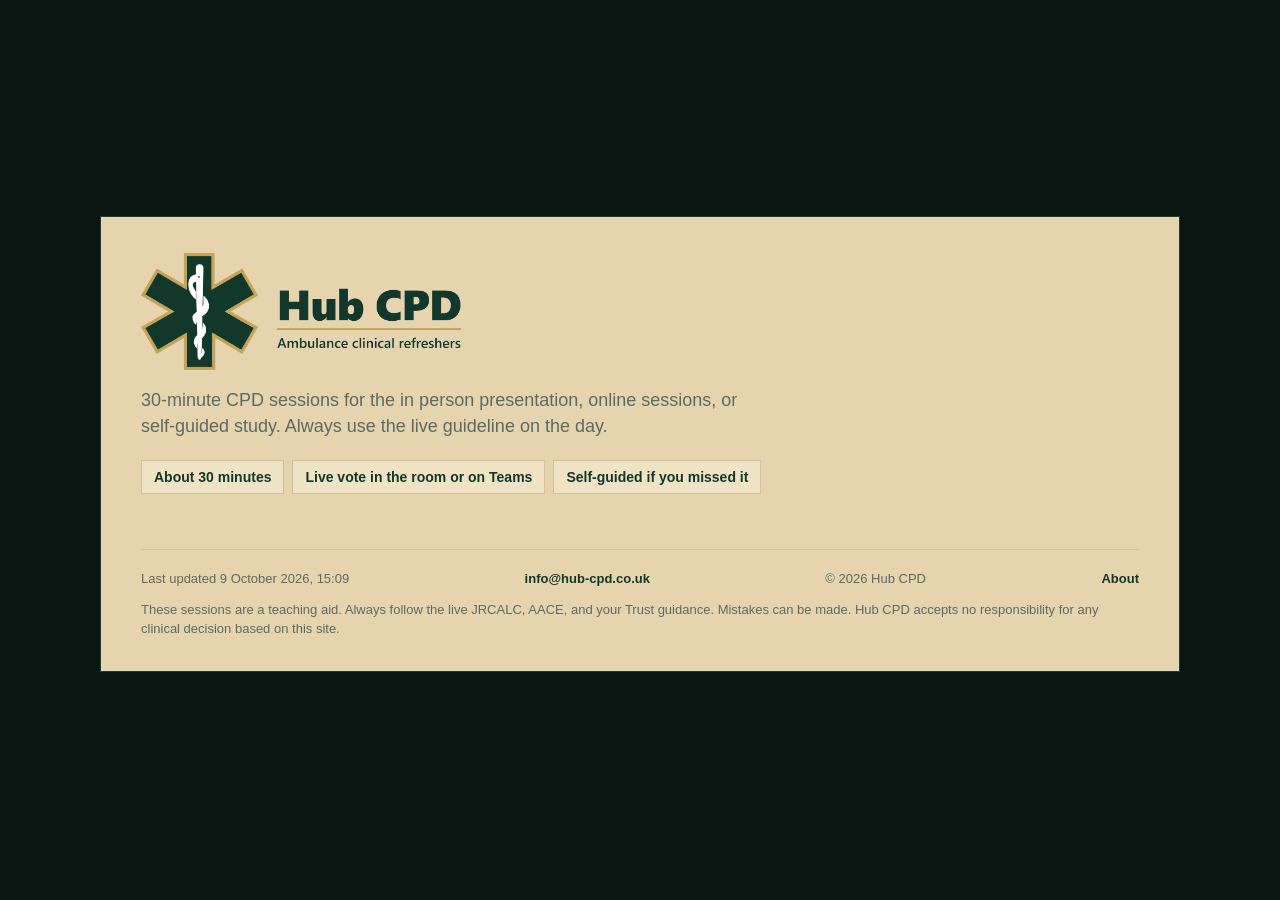
<file: index.html>
<!DOCTYPE html>
<html lang="en-GB">
<head>
  <meta charset="UTF-8" />
  <meta name="viewport" content="width=device-width, initial-scale=1" />
  <title>Hub CPD | Ambulance clinical refreshers</title>
  <script>
    (function () {
      try {
        if (new URLSearchParams(location.search).get("view") !== "audience") return;
        var root = document.documentElement;
        if (!root.requestFullscreen || document.fullscreenElement) return;
        var attempt = root.requestFullscreen();
        if (attempt && attempt.catch) attempt.catch(function () {});
      } catch (err) { /* the audience page tries again once the deck is ready */ }
    })();
  </script>
  <link rel="icon" href="/favicon.ico" sizes="any" />
  <link rel="icon" type="image/png" href="/assets/hub-cpd-star.png" />
  <style>
    :root {
      --navy: #12382c;
      --navy-2: #1c5242;
      --ink: #1c2333;
      --muted: #5b6b64;
      --paper: #e6d4ae;
      --card: #f0e2c4;
      --line: #d4c19a;
      --amber: #d4a017;
      --amber-bg: #fff4e0;
      --teal: #1f7a6c;
      --teal-bg: #e6f4f1;
      --red: #b42318;
      --red-bg: #fdecea;
      --green: #176b45;
      --green-bg: #e7f6ee;
      --stage: #081510;
      --design-w: 1600px;
      --design-h: 900px;
      --slide-scale: 1;
    }

    * { box-sizing: border-box; margin: 0; padding: 0; }
    html, body { height: 100%; background: var(--stage); color: var(--ink); font-family: "Segoe UI", Calibri, Arial, sans-serif; }

    .stage {
      height: 100%;
      min-height: 0;
      display: flex;
      align-items: center;
      justify-content: center;
      padding: 10px 10px 56px;
      overflow: hidden;
    }

    .deck {
      position: relative;
      width: var(--design-w);
      height: var(--design-h);
      flex: none;
      overflow: hidden;
      isolation: isolate;
      zoom: var(--slide-scale);
    }
    .slide {
      display: flex;
      flex-direction: column;
      position: absolute;
      inset: 0;
      width: 100%;
      height: 100%;
      max-height: none;
      background: var(--paper);
      color: var(--ink);
      padding: 36px 48px 44px;
      overflow: hidden;
      border: 1px solid #1c3f34;
      opacity: 0;
      visibility: hidden;
      transform: translateX(36px);
      transition: opacity 0.45s ease, transform 0.45s ease;
      pointer-events: none;
    }
    .slide:not(.active) * { visibility: hidden !important; }
    .slide.back { transform: translateX(-36px); }
    .slide.active {
      opacity: 1;
      visibility: visible;
      transform: none;
      pointer-events: auto;
      z-index: 2;
    }
    .slide.exit {
      opacity: 0;
      visibility: hidden;
      transform: translateX(-28px);
      z-index: 1;
    }
    body.theme-hf {
      --navy: #1b2744;
      --navy-2: #2c3f6a;
      --ink: #1c2333;
      --muted: #5c6578;
      --paper: #e4e8f0;
      --card: #eef1f7;
      --line: #c5cddd;
      --amber: #c45c3a;
      --amber-bg: #f8e8e2;
      --teal: #2d6a8f;
      --teal-bg: #e3eef5;
      --stage: #0a101c;
    }
    body.theme-hf .slide.title-slide,
    body.theme-hf .slide.cert-slide {
      background:
        linear-gradient(90deg, rgba(10, 16, 36, 0.92) 0%, rgba(18, 28, 58, 0.58) 40%, rgba(27, 39, 68, 0.32) 100%),
        linear-gradient(rgba(27, 39, 68, 0.34), rgba(12, 18, 40, 0.34)),
        url("hf/assets/title-ambulance-hf.png") right center / cover no-repeat;
      background-size: 100% 100%, 100% 100%, cover;
    }
    body.theme-hf .slide.title-slide h1,
    body.theme-hf .slide.cert-slide h2 { color: #fff; text-shadow: 0 2px 10px rgba(0,0,0,0.75); }
    body.theme-hf .slide.title-slide .subtitle { color: #e8eef8; }
    body.theme-hf .slide.title-slide .meta { color: #c5d0e4; }
    body.theme-hf .controls { background: #0c1220; color: #c5d0e4; }
    body.theme-hf .controls button,
    body.theme-hf .controls a.home-link { background: #243356; color: #e8eef8; }
    body.theme-hf .controls button:hover,
    body.theme-hf .controls a.home-link:hover { background: #31467a; }
    body.theme-hf .progress { background: #243356; }
    body.theme-hf .notes { background: #121a30; color: #e7ecf6; border-top-color: var(--amber); }
    body.theme-hf .notes strong { color: #e8a07a; }
    body.theme-hf .pv-live { background: #121a30; color: #e8eef8; border-color: #31467a; }
    body.theme-hf .title-slide .footer-bar,
    body.theme-hf .cert-slide .footer-bar { color: #9aaccc; }
    body.theme-hf .vote-btn { background: #2c3f6a; }
    body.theme-hf #voteTeach { background: #1b2744; }
    body.theme-hf .cpd-cert-mark { background: #1b2744; }
    body.theme-hf .cpd-cert-page h1,
    body.theme-hf .cpd-cert-page .who,
    body.theme-hf .cpd-cert-page .course { color: #1b2744; }
    body.theme-hf .cpd-cert-page .who { border-bottom-color: #c45c3a; }
    body.theme-hf .photo-frame,
    body.theme-hf .photo-frame img { background: #0a101c; }

    body.theme-asthma {
      --navy: #14382c;
      --navy-2: #1f5344;
      --ink: #1a2a24;
      --muted: #5c6b64;
      --paper: #d7e6dc;
      --card: #f2f7f4;
      --line: #c3d4c9;
      --amber: #8a5608;
      --amber-bg: #f8f0dc;
      --teal: #1f6b58;
      --teal-bg: #e5f4ee;
      --stage: #0c1c16;
    }
    body.theme-asthma .slide.title-slide,
    body.theme-asthma .slide.cert-slide {
      background-color: #0e241c;
      background-image:
        linear-gradient(rgba(8, 36, 28, 0.42), rgba(8, 36, 28, 0.42)),
        linear-gradient(90deg, rgba(8, 28, 22, 0.9) 0%, rgba(8, 28, 22, 0.62) 38%, rgba(8, 28, 22, 0.12) 100%),
        url("asthma/assets/title-ambulance-asthma.png?v=9");
      background-repeat: no-repeat;
      background-position: left center, left center, 46% center;
      background-size: 100% 100%, 100% 100%, 70% auto;
    }
    body.theme-asthma .title-slide .title-logo {
      top: 16px;
      right: auto;
      left: 28px;
    }
    body.theme-asthma .slide.title-slide {
      align-items: flex-end;
      text-align: right;
    }
    body.theme-asthma .slide.title-slide .kicker,
    body.theme-asthma .slide.title-slide h1,
    body.theme-asthma .slide.title-slide .subtitle,
    body.theme-asthma .slide.title-slide .meta {
      text-align: right;
      margin-left: auto;
    }
    body.theme-asthma .slide.title-slide .subtitle {
      max-width: min(58ch, 68%);
    }
    body.theme-asthma .slide.title-slide .meta {
      max-width: min(36ch, 46%);
    }
    body.theme-asthma .slide.title-slide h1,
    body.theme-asthma .slide.cert-slide h2 { color: #fff; text-shadow: 0 2px 10px rgba(0,0,0,0.75); }
    body.theme-asthma .slide.title-slide .subtitle { color: #e7f3ec; }
    body.theme-asthma .slide.title-slide .meta { color: #c9ddd2; }
    body.theme-asthma .controls { background: #0e241c; color: #d7e6dc; }
    body.theme-asthma .controls button,
    body.theme-asthma .controls a.home-link { background: #1c4336; color: #f2f7f4; }
    body.theme-asthma .controls button:hover,
    body.theme-asthma .controls a.home-link:hover { background: #275744; }
    body.theme-asthma .progress { background: #1c4336; }
    body.theme-asthma .notes { background: #12261e; color: #e7f3ec; border-top-color: var(--amber); }
    body.theme-asthma .notes strong { color: #e4c56a; }
    body.theme-asthma .pv-live { background: #12261e; color: #e7f3ec; border-color: #275744; }
    body.theme-asthma .title-slide .footer-bar,
    body.theme-asthma .cert-slide .footer-bar { color: #c9ddd2; }
    body.theme-asthma .vote-btn { background: #1f5344; }
    body.theme-asthma #voteTeach { background: #14382c; }
    body.theme-asthma .cpd-cert-mark { background: #14382c; }
    body.theme-asthma .cpd-cert-page h1,
    body.theme-asthma .cpd-cert-page .who,
    body.theme-asthma .cpd-cert-page .course { color: #14382c; }
    body.theme-asthma .cpd-cert-page .who { border-bottom-color: #1f6b58; }
    body.theme-asthma .photo-frame,
    body.theme-asthma .photo-frame img { background: #0c1c16; }
    body.theme-asthma .monitor-photo {
      display: block;
      width: 100%;
      max-height: 440px;
      object-fit: contain;
      background: transparent;
    }
    body.theme-asthma .treat-photo {
      display: block;
      height: 400px;
      width: auto;
      max-width: 100%;
      object-fit: contain;
      margin: 0 auto;
      background: transparent;
    }

    body.theme-clay {
      --navy: #4a2c24;
      --navy-2: #6a4034;
      --ink: #2a211c;
      --muted: #6d5b53;
      --paper: #f3e4d6;
      --card: #f8eee4;
      --line: #e0cbb8;
      --amber: #b85c38;
      --amber-bg: #fde8df;
      --teal: #5f6b3a;
      --teal-bg: #eef2e4;
      --stage: #1a100e;
    }
    body.theme-tide {
      --navy: #0e3a4a;
      --navy-2: #156078;
      --ink: #163038;
      --muted: #4e6870;
      --paper: #d7e8ec;
      --card: #eaf4f6;
      --line: #b7d0d6;
      --amber: #c4892a;
      --amber-bg: #f8efd8;
      --teal: #0f6e78;
      --teal-bg: #e3f4f5;
      --stage: #07161c;
    }
    body.theme-plum {
      --navy: #3a2448;
      --navy-2: #543266;
      --ink: #2a2030;
      --muted: #6a5c72;
      --paper: #ece4f0;
      --card: #f7f2f8;
      --line: #d4c6de;
      --amber: #c46b3a;
      --amber-bg: #f8ebe3;
      --teal: #3d6b62;
      --teal-bg: #e7f3ef;
      --stage: #140e18;
    }
    body.theme-clay .slide.title-slide,
    body.theme-clay .slide.cert-slide {
      background:
        linear-gradient(90deg, rgba(36, 16, 12, 0.92) 0%, rgba(74, 36, 26, 0.58) 42%, rgba(90, 44, 32, 0.28) 100%),
        linear-gradient(rgba(74, 40, 30, 0.36), rgba(36, 18, 14, 0.36)),
        url("copd/assets/title-ambulance.png") right center / cover no-repeat;
      background-size: 100% 100%, 100% 100%, cover;
    }
    body.theme-tide .slide.title-slide,
    body.theme-tide .slide.cert-slide {
      background:
        linear-gradient(90deg, rgba(6, 24, 32, 0.92) 0%, rgba(10, 46, 58, 0.58) 42%, rgba(14, 58, 74, 0.28) 100%),
        linear-gradient(rgba(14, 58, 74, 0.36), rgba(6, 28, 36, 0.36)),
        url("copd/assets/title-ambulance.png") right center / cover no-repeat;
      background-size: 100% 100%, 100% 100%, cover;
    }
    body.theme-plum .slide.title-slide,
    body.theme-plum .slide.cert-slide {
      background:
        linear-gradient(90deg, rgba(26, 12, 34, 0.92) 0%, rgba(46, 22, 58, 0.58) 42%, rgba(58, 36, 72, 0.28) 100%),
        linear-gradient(rgba(58, 36, 72, 0.36), rgba(28, 14, 36, 0.36)),
        url("copd/assets/title-ambulance.png") right center / cover no-repeat;
      background-size: 100% 100%, 100% 100%, cover;
    }
    body.theme-clay .slide.title-slide h1,
    body.theme-tide .slide.title-slide h1,
    body.theme-plum .slide.title-slide h1,
    body.theme-clay .slide.cert-slide h2,
    body.theme-tide .slide.cert-slide h2,
    body.theme-plum .slide.cert-slide h2 { color: #fff; text-shadow: 0 2px 10px rgba(0,0,0,0.75); }
    body.theme-clay .slide.title-slide .subtitle,
    body.theme-tide .slide.title-slide .subtitle,
    body.theme-plum .slide.title-slide .subtitle { color: #f4efe8; }
    body.theme-clay .slide.title-slide .meta,
    body.theme-tide .slide.title-slide .meta,
    body.theme-plum .slide.title-slide .meta { color: #ddd2c8; }
    body.theme-clay .controls { background: #241410; color: #f3e4d6; }
    body.theme-clay .controls button,
    body.theme-clay .controls a.home-link { background: #5c3a30; color: #f8eee4; }
    body.theme-clay .controls button:hover,
    body.theme-clay .controls a.home-link:hover { background: #744838; }
    body.theme-clay .progress { background: #5c3a30; }
    body.theme-clay .notes { background: #2a1612; color: #f6ebe3; border-top-color: var(--amber); }
    body.theme-clay .notes strong { color: #e7a07a; }
    body.theme-clay .pv-live { background: #2a1612; color: #f6ebe3; border-color: #744838; }
    body.theme-clay .title-slide .footer-bar,
    body.theme-clay .cert-slide .footer-bar { color: #e0cbb8; }
    body.theme-clay .vote-btn { background: #6a4034; }
    body.theme-clay #voteTeach { background: #4a2c24; }
    body.theme-clay .cpd-cert-mark { background: #4a2c24; }
    body.theme-clay .cpd-cert-page h1,
    body.theme-clay .cpd-cert-page .who,
    body.theme-clay .cpd-cert-page .course { color: #4a2c24; }
    body.theme-clay .cpd-cert-page .who { border-bottom-color: #b85c38; }
    body.theme-clay .photo-frame,
    body.theme-clay .photo-frame img { background: #1a100e; }
    body.theme-tide .controls { background: #071820; color: #d7e8ec; }
    body.theme-tide .controls button,
    body.theme-tide .controls a.home-link { background: #15586c; color: #eaf4f6; }
    body.theme-tide .controls button:hover,
    body.theme-tide .controls a.home-link:hover { background: #1c6e86; }
    body.theme-tide .progress { background: #15586c; }
    body.theme-tide .notes { background: #0c2430; color: #e7f3f6; border-top-color: var(--amber); }
    body.theme-tide .notes strong { color: #e4c56a; }
    body.theme-tide .pv-live { background: #0c2430; color: #e7f3f6; border-color: #1c6e86; }
    body.theme-tide .title-slide .footer-bar,
    body.theme-tide .cert-slide .footer-bar { color: #b7d0d6; }
    body.theme-tide .vote-btn { background: #156078; }
    body.theme-tide #voteTeach { background: #0e3a4a; }
    body.theme-tide .cpd-cert-mark { background: #0e3a4a; }
    body.theme-tide .cpd-cert-page h1,
    body.theme-tide .cpd-cert-page .who,
    body.theme-tide .cpd-cert-page .course { color: #0e3a4a; }
    body.theme-tide .cpd-cert-page .who { border-bottom-color: #c4892a; }
    body.theme-tide .photo-frame,
    body.theme-tide .photo-frame img { background: #07161c; }
    body.theme-plum .controls { background: #120c16; color: #ece4f0; }
    body.theme-plum .controls button,
    body.theme-plum .controls a.home-link { background: #4a305c; color: #f7f2f8; }
    body.theme-plum .controls button:hover,
    body.theme-plum .controls a.home-link:hover { background: #5e3e74; }
    body.theme-plum .progress { background: #4a305c; }
    body.theme-plum .notes { background: #1c1224; color: #f4eef6; border-top-color: var(--amber); }
    body.theme-plum .notes strong { color: #e7a888; }
    body.theme-plum .pv-live { background: #1c1224; color: #f4eef6; border-color: #5e3e74; }
    body.theme-plum .title-slide .footer-bar,
    body.theme-plum .cert-slide .footer-bar { color: #d4c6de; }
    body.theme-plum .vote-btn { background: #543266; }
    body.theme-plum #voteTeach { background: #3a2448; }
    body.theme-plum .cpd-cert-mark { background: #3a2448; }
    body.theme-plum .cpd-cert-page h1,
    body.theme-plum .cpd-cert-page .who,
    body.theme-plum .cpd-cert-page .course { color: #3a2448; }
    body.theme-plum .cpd-cert-page .who { border-bottom-color: #c46b3a; }
    body.theme-plum .photo-frame,
    body.theme-plum .photo-frame img { background: #140e18; }

    .slide.title-slide,
    .slide.cert-slide {
      background:
        linear-gradient(90deg, rgba(8, 28, 22, 0.92) 0%, rgba(10, 40, 32, 0.58) 40%, rgba(18, 56, 44, 0.32) 100%),
        linear-gradient(rgba(18, 56, 44, 0.34), rgba(12, 42, 32, 0.34)),
        url("copd/assets/title-ambulance.png") right center / cover no-repeat;
      background-size: 100% 100%, 100% 100%, cover;
    }
    .slide.title-slide {
      color: #f7f4ee;
      justify-content: flex-end;
      padding: 48px 56px 56px;
    }
    .title-slide .title-logo {
      position: absolute;
      top: 18px;
      right: 40px;
      width: min(340px, 36%);
      height: auto;
      background: var(--paper);
      padding: 8px 14px 6px;
      border-radius: 10px;
      box-shadow: 0 10px 28px rgba(0, 0, 0, 0.28);
    }
    .slide.title-slide h1 { color: #fff; }
    .slide.title-slide .subtitle { color: #e4f0ea; }
    .slide.title-slide .meta { color: #c5dcd0; }
    .slide.title-slide h1,
    .slide.title-slide .subtitle,
    .slide.title-slide .meta,
    .slide.cert-slide h2 {
      text-shadow: 0 1px 2px #081510;
    }
    .slide.cert-slide h2 { color: #fff; }
    .slide.title-slide::before,
    .slide.cert-slide::before {
      content: "";
      position: absolute;
      left: 0; top: 0; bottom: 0;
      width: 14px;
      background: var(--amber);
    }

    .kicker {
      font-size: 18px;
      letter-spacing: 0.14em;
      text-transform: uppercase;
      color: var(--amber);
      font-weight: 700;
      margin-bottom: 10px;
    }
    .title-slide .kicker,
    .cert-slide .kicker { color: #f0c36a; }
    h1 {
      font-size: 60px;
      line-height: 1.08;
      font-weight: 750;
      letter-spacing: -0.03em;
      max-width: 16ch;
    }
    h2 {
      font-size: 48px;
      line-height: 1.15;
      letter-spacing: -0.03em;
      color: var(--navy);
      margin-bottom: 18px;
    }
    .subtitle { margin-top: 18px; font-size: 30px; color: #d7e8df; max-width: 42ch; line-height: 1.3; }
    .meta { margin-top: 28px; color: #a8c4b6; font-size: 20px; }

    .body {
      flex: 1;
      display: grid;
      gap: 16px;
      font-size: 26px;
      line-height: 1.4;
      align-content: stretch;
      align-items: stretch;
      min-height: 0;
    }
    .body.two { grid-template-columns: 1fr 1fr; }
    .body.two.fill-side {
      align-content: stretch;
      align-items: stretch;
      min-height: 0;
    }
    .body.two.fill-side > div {
      display: flex;
      flex-direction: column;
      min-height: 0;
    }
    .body.two.fill-side > div > ul {
      flex: 1;
      display: flex;
      flex-direction: column;
      justify-content: space-evenly;
      margin: 0;
      font-size: 32px;
      line-height: 1.35;
    }
    .body.two.fill-side > div > ul li { margin: 0; }
    .body.two.fill-side .photo-frame {
      flex: 1;
      min-height: 0;
      height: auto;
    }
    .body.two.fill-side .card h3 { font-size: 22px; }
    .body.two.fill-side .card p { font-size: 20px; line-height: 1.35; }
    .body.two.hf-upright {
      flex: 1;
      min-height: 0;
      align-items: stretch;
      align-content: stretch;
      grid-template-columns: 0.92fr 1.08fr;
    }
    .body.two.hf-upright .hf-upright-copy {
      display: flex;
      flex-direction: column;
      gap: 12px;
      min-height: 0;
    }
    .body.two.hf-upright .hf-upright-copy .card {
      flex: 1;
    }
    .body.two.hf-upright .hf-upright-pic {
      display: flex;
      flex-direction: column;
      min-height: 0;
    }
    .body.two.hf-upright .photo-frame {
      flex: 1;
      min-height: 0;
      display: flex;
      align-items: center;
      justify-content: center;
      background: #f3ead8;
      border: 1px solid var(--line);
    }
    .body.two.hf-upright .photo-frame img {
      width: 100%;
      height: 100%;
      object-fit: contain;
      background: #f3ead8;
    }
    .body.hf-signs {
      flex: 1;
      min-height: 0;
      grid-template-columns: 1.08fr 0.82fr;
      align-items: stretch;
      align-content: stretch;
    }
    .body.hf-signs .hf-signs-pic {
      display: flex;
      flex-direction: column;
      min-height: 0;
      height: 100%;
    }
    .body.hf-signs .hf-signs-pic .photo-frame {
      flex: 1;
      min-height: 0;
      height: auto;
      background: var(--paper);
      border: 1px solid var(--line);
    }
    .body.hf-signs .hf-signs-pic .photo-frame img {
      width: 100%;
      height: 100%;
      object-fit: contain;
      object-position: center top;
      background: var(--paper);
    }
    .body.three { grid-template-columns: 1fr 1fr 1fr; }
    .body.quiz { grid-template-columns: 1fr 1fr; gap: 10px; }
    ul { padding-left: 1.1em; }
    li { margin: 0.38em 0; }
    .small { font-size: 20px; color: var(--muted); line-height: 1.3; }

    .card {
      background: var(--card);
      border: 1px solid var(--line);
      padding: 18px 20px;
      width: 100%;
      display: flex;
      flex-direction: column;
      justify-content: center;
      min-height: 0;
    }
    .card h3 { font-size: 26px; color: var(--navy); margin-bottom: 10px; }
    .box-copy { display: flow-root; min-width: 0; }
    .o2-row > .box-copy { display: contents; }
    .poll-opts > .box-copy,
    .card > .box-copy,
    .job-step > .box-copy,
    .step > .box-copy {
      min-width: 0;
    }
    .poll-opts > .box-copy {
      display: flex;
      flex-direction: column;
      justify-content: center;
      gap: 12px;
      flex: 1;
      min-height: 0;
    }
    .banner > .box-copy { width: 100%; }
    .table-fit { width: 100%; min-height: 0; }
    .table-fit table { width: 100%; }
    .card p, .card li { font-size: 24px; }
    .myth { background: var(--red-bg); border-color: #f0b8b2; }
    .fact { background: var(--green-bg); border-color: #b7e0c8; }
    .warn { background: var(--amber-bg); border-color: #efd3a0; }
    .ok { background: var(--teal-bg); border-color: #b7ddd6; }
    .myth h3 { color: var(--red); }
    .fact h3 { color: var(--green); }
    .warn h3 { color: #8a5608; }
    .ok h3 { color: var(--teal); }
    .think-again { list-style: none; padding-left: 0; }
    .think-again li {
      display: grid;
      grid-template-columns: 1.15fr 0.85fr;
      gap: 8px 12px;
      align-items: baseline;
      padding: 5px 0;
      border-top: 1px solid #f0b8b2;
      font-size: 22px;
    }
    .think-again li:first-child { border-top: 0; padding-top: 0; }
    .think-again em {
      font-style: normal;
      font-weight: 700;
      color: var(--red);
      font-size: 20px;
    }

    .banner {
      background: var(--amber);
      color: #1a1206;
      font-weight: 750;
      font-size: 32px;
      padding: 12px 18px;
      letter-spacing: -0.02em;
      line-height: 1.25;
      display: flex;
      align-items: center;
    }
    .banner.dark {
      background: var(--navy);
      color: #fff;
    }
    .banner.red { background: var(--red); color: #fff; }
    .banner.teal { background: var(--teal); color: #fff; }
    .banner.green { background: var(--green); color: #fff; }

    .callout {
      border-left: 8px solid var(--amber);
      background: var(--amber-bg);
      padding: 12px 16px;
      font-size: 26px;
      font-weight: 650;
    }

    table {
      width: 100%;
      border-collapse: collapse;
      background: var(--card);
      font-size: 22px;
    }
    .slide > table {
      flex: 1;
    }
    th, td {
      border: 1px solid var(--line);
      padding: 12px 14px;
      text-align: left;
      vertical-align: middle;
    }
    th { background: var(--navy); color: #fff; font-weight: 650; }
    table.hf-diff {
      font-size: 21px;
      line-height: 1.35;
      border: 2px solid #3d4a5c;
    }
    table.hf-diff th,
    table.hf-diff td {
      padding: 14px 12px;
      border: 2px solid #3d4a5c;
    }
    table.hf-diff th:nth-child(4) { width: 18%; }
    table.hf-diff td:first-child {
      width: 1%;
      white-space: nowrap;
      font-weight: 750;
      color: #fff;
    }
    table.hf-diff tr.ahf td { background: #e8b8a8; }
    table.hf-diff tr.ahf td:first-child { background: #c45c3a; }
    table.hf-diff tr.copd td { background: #b3d0e0; }
    table.hf-diff tr.copd td:first-child { background: #2d6a8f; }
    table.hf-diff tr.asthma td { background: #b5d9c4; }
    table.hf-diff tr.asthma td:first-child { background: #176b45; }
    table.hf-diff tr.infection td { background: #e4d090; }
    table.hf-diff tr.infection td:first-child { background: #8a6a1f; }
    table.hf-diff tr.pe td { background: #cbbfe0; }
    table.hf-diff tr.pe td:first-child { background: #5c4a8a; }
    table.hf-diff tr.acs td { background: #e8b0ac; }
    table.hf-diff tr.acs td:first-child { background: #b42318; }
    .slide:has(.hf-diff-punch.show) .kicker,
    .slide:has(.hf-diff-punch.show) h2,
    .slide:has(.hf-diff-punch.show) table.hf-diff {
      opacity: 0.28;
      filter: saturate(0.45);
      transition: opacity 0.35s ease, filter 0.35s ease;
    }
    .banner.hf-diff-punch.build.show {
      position: absolute;
      left: 56px;
      right: 56px;
      top: 50%;
      z-index: 6;
      margin: 0;
      padding: 28px 32px;
      font-size: 40px;
      line-height: 1.25;
      text-align: center;
      box-shadow: 0 16px 48px rgba(12, 18, 32, 0.35);
      animation: hfPunchIn 0.4s ease both;
    }
    @keyframes hfPunchIn {
      from { opacity: 0; transform: translateY(-50%) scale(0.94); }
      to { opacity: 1; transform: translateY(-50%) scale(1); }
    }
    td.score { text-align: center; font-weight: 750; font-size: 24px; }
    .bad { background: var(--red-bg); color: var(--red); }
    .good { background: var(--green-bg); color: var(--green); }
    .mid { background: var(--amber-bg); color: #8a5608; }

    .footer-bar {
      position: absolute;
      left: 48px; right: 48px; bottom: 14px;
      display: flex;
      justify-content: space-between;
      align-items: center;
      gap: 16px;
      font-size: 12px;
      color: var(--muted);
      letter-spacing: 0;
    }
    .poll-foot-url {
      display: none;
      flex: 1;
      min-width: 0;
      text-align: center;
      font-size: 18px;
      font-weight: 650;
      line-height: 1.2;
      color: var(--navy);
      word-break: break-all;
    }
    body.live .poll-foot-url:not(:empty) { display: block; }
    .footer-bar .slide-num { flex: none; }
    .slide.canvas-slide {
      padding: 0;
      background: var(--paper);
    }
    .canvas-slide .footer-bar {
      z-index: 4;
      text-shadow: 0 1px 2px rgba(240, 226, 196, 0.95);
    }
    .efaaw {
      position: absolute;
      inset: 0;
      overflow: hidden;
      background: var(--paper);
    }
    .efaaw-shape {
      position: absolute;
      box-sizing: border-box;
      display: flex;
      flex-direction: column;
      overflow: hidden;
    }
    .efaaw-shape.anchor-t { justify-content: flex-start; }
    .efaaw-shape.anchor-ctr { justify-content: center; }
    .efaaw-shape.anchor-b { justify-content: flex-end; }
    .efaaw-copy { width: 100%; min-height: 0; }
    .efaaw-p {
      margin: 0;
      line-height: 1.08;
      letter-spacing: -0.01em;
    }
    .efaaw-bu {
      display: inline-block;
      width: auto;
      margin-right: 0.35em;
      color: var(--amber);
      font-weight: 700;
    }
    .efaaw-pic, .efaaw-crop { position: absolute; overflow: hidden; }
    .efaaw-crop img, .efaaw-pic { display: block; max-width: none; }
    .efaaw-round { border-radius: 50%; }
    .efaaw-shape.build.show { display: flex; }
    .efaaw-crop.build.show, .efaaw-pic.build.show, .efaaw-p.build.show { display: block; }
    .efaaw .build.show[data-out]:not([data-in]) { animation: none; }
    .efaaw a { color: inherit; text-decoration: underline; }
    .efaaw table {
      width: 100%;
      height: 100%;
      background: transparent;
      font-size: inherit;
    }
    .efaaw td {
      border-color: var(--line);
      vertical-align: top;
    }
    .footer-brand {
      display: flex;
      align-items: center;
      gap: 8px;
      min-width: 0;
      overflow: hidden;
      text-overflow: ellipsis;
      white-space: nowrap;
    }
    .footer-mark {
      height: 22px;
      width: auto;
      flex: none;
    }
    .title-slide .footer-mark,
    .cert-slide .footer-mark {
      filter: brightness(0) invert(1);
    }
    .title-slide .footer-bar,
    .cert-slide .footer-bar { color: #8fb3a6; left: 56px; right: 56px; }

    .controls {
      position: fixed;
      left: 0; right: 0; bottom: 0;
      height: 48px;
      background: #0a1914;
      color: #c5dcd0;
      display: flex;
      align-items: center;
      gap: 12px;
      padding: 0 16px;
      font-size: 13px;
      z-index: 20;
    }
    .controls button, .notes-toggle {
      background: #1c4236;
      color: #e8f5ee;
      border: 0;
      padding: 7px 12px;
      cursor: pointer;
      font: inherit;
    }
    .controls button:hover { background: #2a5c4a; }
    .controls button:disabled {
      opacity: 0.45;
      cursor: default;
    }
    .controls button:disabled:hover { background: #1c4236; }
    .progress {
      flex: 1;
      height: 6px;
      background: #1c4236;
    }
    .progress span {
      display: block;
      height: 100%;
      background: var(--amber);
      width: 0%;
    }

    .notes {
      display: none;
      position: fixed;
      right: 12px;
      bottom: 60px;
      width: min(420px, 36vw);
      max-height: 50vh;
      overflow: auto;
      background: #102018;
      color: #e7f4ee;
      padding: 14px 16px;
      font-size: 14px;
      line-height: 1.45;
      z-index: 15;
      border-top: 4px solid var(--amber);
    }
    .notes.visible { display: block; }
    .notes strong { color: #f0c36a; display: block; margin: 10px 0 4px; }
    .notes strong:first-child { margin-top: 0; }
    .notes a { color: #8ecfff; word-break: break-word; }
    .notes a:hover { color: #d7f0ff; }
    .notes .cert-names {
      margin: 4px 0 0;
      padding-left: 1.2em;
    }
    .notes .cert-names li { margin: 0.15em 0; }
    .notes .cert-empty { color: #a8c4b6; }

    .reveal { opacity: 0; transform: translateY(8px); transition: 0.25s ease; }
    .slide.active .reveal { opacity: 1; transform: none; }
    .q { cursor: pointer; }
    .q::after {
      content: "Click to reveal";
      display: block;
      margin-top: 8px;
      font-size: 13px;
      color: var(--muted);
      font-weight: 600;
    }
    .q.open::after { display: none; }
    .answer { display: none; margin-top: 10px; }
    .q.open .answer { display: block; }

    .photo-frame {
      overflow: hidden;
      border: 1px solid var(--line);
      background: #0a1914;
      min-height: 0;
    }
    .photo-frame img {
      width: 100%;
      height: 100%;
      object-fit: contain;
      display: block;
      background: #0a1914;
    }
    .photo-frame.cutout {
      border: 0;
      background: transparent;
      height: auto;
    }
    .photo-frame.cutout img {
      background: transparent;
      width: auto;
      height: 340px;
      max-width: 100%;
      object-fit: contain;
      margin: 0 auto;
    }
    .photo-frame.fill img {
      object-fit: cover;
      object-position: center;
    }
    .o2-methods {
      flex: 1;
      display: flex;
      flex-direction: column;
      min-height: 0;
      gap: 10px;
    }
    .o2-kit {
      display: grid;
      grid-template-columns: repeat(3, 1fr);
      gap: 14px;
      align-items: end;
      flex: 1;
      min-height: 0;
    }
    .o2-kit figure {
      margin: 0;
      text-align: center;
      min-width: 0;
    }
    .o2-kit .photo-frame.cutout img {
      height: 250px;
    }
    .o2-kit h3 {
      font-size: 22px;
      color: var(--navy);
      margin: 8px 0 2px;
    }
    .o2-kit p {
      font-size: 18px;
      line-height: 1.3;
    }
    .body.two.neb-hero {
      align-items: stretch;
      min-height: 0;
    }
    .body.two.neb-hero .photo-frame.cutout {
      height: 100%;
      min-height: 0;
      display: flex;
      align-items: flex-end;
      justify-content: center;
    }
    .body.two.neb-hero .photo-frame.cutout img {
      width: auto;
      height: 100%;
      max-width: 100%;
      max-height: 100%;
    }
    .body.two.neb-hero .card {
      padding: 12px 16px;
    }
    .body.two.neb-hero .card h3 {
      font-size: 22px;
      margin-bottom: 4px;
    }
    .body.two.neb-hero .card li {
      font-size: 20px;
      line-height: 1.25;
      margin: 0.12em 0;
    }
    .body.two.neb-hero.neb-wide {
      grid-template-columns: minmax(0, 0.72fr) minmax(0, 1.28fr);
      gap: 12px;
    }
    .body.two.neb-hero.neb-wide .photo-frame.cutout {
      justify-content: flex-start;
    }
    .body.two.neb-hero.neb-wide .photo-frame.cutout img {
      margin-left: 0;
      margin-right: auto;
    }
    .body.two.neb-hero.neb-wide > div:last-child {
      display: flex;
      flex-direction: column;
      gap: 12px;
      min-height: 0;
    }
    .body.two.neb-hero.neb-wide .card {
      flex: 1;
      margin-top: 0;
      padding: 18px 22px;
    }
    .body.two.neb-hero.neb-wide .card h3 {
      font-size: 28px;
      margin-bottom: 8px;
    }
    .body.two.neb-hero.neb-wide .card li {
      font-size: 24px;
      line-height: 1.3;
      margin: 0.2em 0;
    }
    .cn-extract {
      display: block;
      width: auto;
      max-width: 100%;
      height: auto;
      max-height: 280px;
      object-fit: contain;
      object-position: left top;
      background: #fff;
      border: 1px solid var(--line);
    }
    .body.two:has(> div > .cn-extract) {
      grid-template-columns: max-content minmax(0, 1fr);
    }
    .body.two:has(> div > .cn-extract) > div:first-child {
      width: max-content;
      max-width: 100%;
    }
    .body.two:has(> div > .cn-extract) .photo-caption {
      width: 0;
      min-width: 100%;
    }
    .photo-caption {
      font-size: 16px;
      color: var(--muted);
      margin-top: 6px;
    }
    .o2-rows {
      display: flex;
      flex-direction: column;
      gap: 10px;
      flex: 1;
      min-height: 0;
    }
    .o2-row {
      flex: 1;
      display: grid;
      grid-template-columns: minmax(220px, 34%) 1fr;
      gap: 18px;
      align-items: center;
      background: rgba(255, 255, 255, 0.38);
      border: 1px solid var(--line);
      padding: 0 20px 0 0;
      min-height: 0;
      overflow: hidden;
    }
    .o2-row img {
      width: 100%;
      height: 100%;
      min-height: 148px;
      object-fit: cover;
      object-position: center 16%;
      display: block;
    }
    .o2-row h3 {
      font-size: 32px;
      color: var(--navy);
      margin: 0 0 6px;
      line-height: 1.1;
    }
    .o2-row p {
      font-size: 24px;
      line-height: 1.3;
      margin: 0;
    }
    .job-flow {
      flex: 1;
      min-height: 0;
      display: grid;
      grid-template-columns: 1fr 28px 1.15fr 28px 1fr;
      gap: 8px;
      align-items: stretch;
    }
    .job-step {
      background: var(--card);
      border: 1px solid var(--line);
      border-top: 8px solid var(--teal);
      padding: 14px 16px 12px;
      min-height: 0;
    }
    .job-step.decide { border-top-color: var(--red); background: #fdecea; }
    .job-step.hand { border-top-color: var(--navy); }
    .job-num {
      width: 34px;
      height: 34px;
      border-radius: 50%;
      background: var(--teal);
      color: #fff;
      font-weight: 750;
      font-size: 18px;
      display: grid;
      place-items: center;
      margin-bottom: 8px;
    }
    .job-step.decide .job-num { background: var(--red); }
    .job-step.hand .job-num { background: var(--navy); }
    .job-num.job-pill {
      width: auto;
      height: auto;
      align-self: flex-start;
      border-radius: 999px;
      padding: 8px 18px;
      font-size: 22px;
      letter-spacing: -0.02em;
    }
    .job-step h3 {
      font-size: 28px;
      color: var(--navy);
      margin: 0 0 10px;
      line-height: 1.15;
    }
    .job-step ul { margin: 0; padding-left: 18px; }
    .job-step li {
      font-size: 22px;
      line-height: 1.28;
      margin: 7px 0;
    }
    .job-arrow {
      align-self: center;
      width: 0;
      height: 0;
      border-top: 12px solid transparent;
      border-bottom: 12px solid transparent;
      border-left: 16px solid var(--navy);
      opacity: 0;
      transform: translateX(-10px);
      transition: opacity 0.4s ease, transform 0.4s ease;
    }
    .job-flow > .job-step.build:not(.show) {
      display: block;
      visibility: hidden;
      opacity: 0;
    }
    .job-flow > .job-step.build.show {
      display: block;
      animation: job-in 0.45s ease both;
    }
    .job-flow > .job-arrow:has(+ .job-step.show) {
      opacity: 1;
      transform: none;
    }
    .step-row {
      flex: 1;
      min-height: 0;
      display: grid;
      grid-template-columns: 1fr 1fr 1fr;
      gap: 16px;
      align-items: stretch;
    }
    .step-row .job-step {
      display: flex;
      flex-direction: column;
    }
    .step-row .job-num.job-pill { font-size: 28px; }
    .step-row .job-step li {
      font-size: 28px;
      line-height: 1.3;
      margin: 10px 0;
    }
    .step-row > .job-step.build:not(.show) {
      display: flex;
      visibility: hidden;
      opacity: 0;
      pointer-events: none;
    }
    .step-row > .job-step.build.show {
      display: flex;
      animation: job-in 0.45s ease both;
    }
    .job-step.amber { border-top-color: var(--amber); }
    .job-step.amber .job-num { background: var(--amber); color: #1a1206; }
    @keyframes job-in {
      from { opacity: 0; transform: translateX(36px); }
      to { opacity: 1; transform: none; }
    }
    .shock-layout {
      flex: 1;
      min-height: 0;
      display: grid;
      grid-template-columns: minmax(260px, 38%) 1fr;
      gap: 28px;
      align-items: center;
    }
    .shock-monitor {
      width: 100%;
      max-height: 460px;
      object-fit: contain;
      display: block;
    }
    .shock-scene-line {
      margin: 0;
      font-size: 22px;
      line-height: 1.35;
    }
    .shock-vitals {
      display: grid;
      grid-template-columns: repeat(4, 1fr);
      gap: 8px;
      margin: 14px 0;
    }
    .shock-vitals div {
      background: var(--navy);
      color: #fff;
      text-align: center;
      padding: 10px 6px 8px;
    }
    .shock-vitals strong {
      display: block;
      font-size: 40px;
      line-height: 1;
      letter-spacing: -0.03em;
    }
    .shock-vitals span {
      display: block;
      margin-top: 4px;
      font-size: 16px;
      letter-spacing: 0.08em;
      text-transform: uppercase;
      color: #f0c36a;
    }
    .shock-actions {
      margin: 0;
      padding-left: 1.15em;
    }
    .shock-actions li {
      font-size: 22px;
      line-height: 1.3;
      margin: 7px 0;
    }
    .hf-shock-defs {
      margin: 0 0 10px;
      gap: 10px;
    }
    .hf-shock-defs .card {
      padding: 10px 14px;
    }
    .hf-shock-defs h3 {
      font-size: 22px;
      margin-bottom: 4px;
    }
    .hf-shock-defs p {
      font-size: 22px;
      margin: 0;
      line-height: 1.3;
    }
    .hf-oedema-diff {
      padding: 12px 16px;
    }
    .hf-oedema-diff h3 {
      margin-bottom: 10px;
    }
    .hf-oedema-diff-grid {
      display: grid;
      grid-template-columns: 1fr 1fr;
      gap: 8px 20px;
    }
    .hf-oedema-diff-grid p {
      margin: 0 0 4px;
      font-size: 20px;
      color: var(--navy);
    }
    .hf-oedema-diff-grid ul {
      margin: 0;
    }
    .hf-oedema-diff-grid li {
      font-size: 20px;
      margin: 0.28em 0;
    }
    .diagram-row {
      display: grid;
      gap: 12px;
      grid-template-columns: repeat(4, 1fr);
      margin-top: 8px;
    }
    .diagram-row.two { grid-template-columns: 1fr 1fr; }
    .diagram-row.three { grid-template-columns: 1fr 1.1fr 1fr; }
    .diagram-row.quad {
      grid-template-columns: 1fr 1fr;
      grid-template-rows: 1fr 1fr;
      gap: 14px;
      flex: 1;
      min-height: 0;
      align-content: stretch;
    }
    .diagram-row.quad .step {
      position: relative;
      overflow: hidden;
      padding: 18px 22px;
      display: flex;
      flex-direction: column;
      justify-content: center;
      align-items: center;
      text-align: center;
      min-height: 0;
      height: 100%;
    }
    .diagram-row.quad .step::after {
      content: "";
      position: absolute;
      inset: 0;
      background-repeat: no-repeat;
      background-position: center;
      background-size: min(70%, 280px);
      opacity: 0;
      pointer-events: none;
      transition: opacity 0.45s ease;
    }
    .diagram-row.quad .step.pic-heart::after { background-image: url("hf/assets/hf-icon-heart.svg"); }
    .diagram-row.quad .step.pic-lungs::after { background-image: url("hf/assets/hf-icon-lungs.svg"); }
    .diagram-row.quad .step.pic-pills::after { background-image: url("hf/assets/hf-icon-pills.svg"); }
    .diagram-row.quad .step.pic-also::after { background-image: url("hf/assets/hf-icon-also.svg"); }
    .diagram-row.quad .step.gold {
      color: #fff;
      background: #9a3a26;
    }
    .diagram-row.quad .step.gold h3 { color: #f6e2c0; }
    .diagram-row.quad .step:has(h3.build.show)::after { opacity: 0.16; }
    .diagram-row.quad .step h3,
    .diagram-row.quad .step p {
      position: relative;
      z-index: 1;
      text-shadow: 0 1px 10px rgba(0, 0, 0, 0.45);
    }
    .diagram-row.quad .step h3 {
      font-size: 22px;
      margin-bottom: 10px;
    }
    .diagram-row.quad .step p,
    .diagram-row.quad .step li {
      font-size: 20px;
      line-height: 1.4;
    }
    .step {
      padding: 16px 18px;
      color: #fff;
      min-height: 0;
    }
    .step h3 { color: #f0c36a; font-size: 22px; margin-bottom: 8px; }
    .step p, .step li { font-size: 20px; line-height: 1.35; }
    .step.red { background: var(--red); }
    .step.green { background: var(--navy-2); }
    .step.gold { background: var(--amber); color: #1a1206; }
    .step.gold h3 { color: #1a1206; }
    .step.dark { background: var(--navy); }
    .bars { display: flex; width: 100%; height: 64px; margin: 6px 0 4px; font-size: 18px; font-weight: 700; }
    .bars span {
      display: flex;
      flex-direction: column;
      align-items: center;
      justify-content: center;
      color: #fff;
      line-height: 1.15;
      text-align: center;
      padding: 0 4px;
    }
    .bars .r { background: var(--red); }
    .bars .a { background: var(--amber); color: #1a1206; }
    .bars .y { background: #e2c36a; color: #1a1206; }
    .bars .g { background: var(--green); }
    .bars .mark { outline: 3px solid #f0c36a; outline-offset: -3px; }
    .build:not(.show) { display: none; }
    .build.show {
      display: block;
      animation: rise 0.45s ease both;
    }
    .callout.build.hold-space:not(.show),
    .banner.build.hold-space:not(.show) {
      display: block;
      visibility: hidden;
      pointer-events: none;
      animation: none;
    }
    .callout.build.hold-space.show,
    .banner.build.hold-space.show {
      visibility: visible;
    }
    .box-text.build.hold-space:not(.show) {
      visibility: hidden;
      opacity: 0;
      pointer-events: none;
      animation: none;
    }
    .card.box-text.build.hold-space:not(.show),
    .card.box-text.build.hold-space.show,
    .banner.box-text.build.hold-space:not(.show),
    .banner.box-text.build.hold-space.show,
    .job-step.box-text.build.hold-space:not(.show) {
      display: flex;
    }
    .o2-row.box-text.build.hold-space:not(.show),
    .o2-row.box-text.build.hold-space.show {
      display: grid;
    }
    .step.box-text.build.hold-space:not(.show),
    .callout.box-text.build.hold-space:not(.show),
    .small.box-text.build.hold-space:not(.show),
    .poll-prompt.box-text.build.hold-space:not(.show),
    .poll-opts.box-text.build.hold-space:not(.show),
    .poll-teach.box-text.build.hold-space:not(.show),
    .shock-scene-line.box-text.build.hold-space:not(.show),
    .lead-line.box-text.build.hold-space:not(.show),
    .ask-line.box-text.build.hold-space:not(.show),
    .scale-scene.box-text.build.hold-space:not(.show),
    .table-fit.box-text.build.hold-space:not(.show) {
      display: block;
    }
    @keyframes rise {
      from { opacity: 0; transform: translateY(12px); }
      to { opacity: 1; transform: none; }
    }
    @keyframes picTeachIn {
      from { opacity: 0; transform: translateX(22px); }
      to { opacity: 1; transform: none; }
    }
    .body.pic-strip {
      display: grid;
      grid-template-columns: 1.15fr 0.95fr 0.95fr;
      gap: 14px;
      align-items: start;
      flex: 1;
      min-height: 0;
      position: relative;
      overflow: hidden;
    }
    .body.pic-strip .photo-frame {
      transform-origin: top left;
    }
    .pic-teach {
      font-size: 20px;
      line-height: 1.32;
      margin-top: 8px;
    }
    .slide.active .body.pic-strip .photo-frame {
      animation: none;
    }
    .slide.pic-zoomed .body.pic-strip {
      padding-bottom: 22px;
    }
    .slide.pic-zoomed .body.pic-strip > figure:not(.zoom-on) {
      opacity: 0;
      pointer-events: none;
    }
    .slide.pic-zoomed .body.pic-strip > figure.zoom-on .photo-frame {
      position: absolute;
      left: 0;
      top: 0;
      width: 58%;
      height: min(520px, calc(var(--slide-h) - 200px)) !important;
      z-index: 3;
    }
    .slide.pic-zoomed .body.pic-strip > figure.zoom-on .photo-caption {
      position: absolute;
      left: 0;
      top: min(528px, calc(var(--slide-h) - 192px));
      width: 58%;
      z-index: 3;
    }
    .slide.pic-zoomed .body.pic-strip > figure.zoom-on .pic-teach {
      position: absolute;
      left: calc(58% + 28px);
      right: 8px;
      top: 24px;
      bottom: 36px;
      display: flex;
      align-items: center;
      font-size: 24px;
      line-height: 1.38;
      margin-top: 0;
      z-index: 4;
    }
    .slide.pic-zoomed:not(.pic-flipping) .body.pic-strip > figure.zoom-on .pic-teach {
      animation: picTeachIn 0.5s ease both;
    }
    .slide.pic-zoomed:not(.pic-flipping) .body.pic-strip > figure.zoom-on .photo-caption {
      animation: picTeachIn 0.4s ease 0.08s both;
    }
    .slide.pic-flipping .pic-teach,
    .slide.pic-flipping .photo-caption {
      opacity: 0 !important;
      animation: none !important;
    }
    @media (prefers-reduced-motion: reduce) {
      .slide.pic-zoomed .body.pic-strip > figure.zoom-on .pic-teach,
      .slide.pic-zoomed .body.pic-strip > figure.zoom-on .photo-caption { animation: none; }
    }
    .slide.active .card:not(.build),
    .slide.active .banner:not(.build),
    .slide.active .callout:not(.build),
    .slide.active table,
    .slide.active .diagram,
    .slide.active .photo-frame {
      animation: rise 0.48s ease both;
    }
    .slide.active .o2-kit figure:nth-child(2) .photo-frame { animation-delay: 0.12s; }
    .slide.active .o2-kit figure:nth-child(3) .photo-frame { animation-delay: 0.22s; }
    .slide.active .body.two > :nth-child(2),
    .slide.active .body.three > :nth-child(2) { animation-delay: 0.12s; }
    .slide.active .body.three > :nth-child(3) { animation-delay: 0.22s; }
    .slide.active .banner:not(.build):nth-of-type(2) { animation-delay: 0.1s; }
    .slide.active .banner:not(.build):nth-of-type(3) { animation-delay: 0.18s; }
    .slide.active .banner:not(.build):nth-of-type(4) { animation-delay: 0.26s; }
    .slide.active .banner:not(.build):nth-of-type(5) { animation-delay: 0.34s; }
    .slide.title-slide.active h1 { animation: rise 0.7s ease both; }
    .slide.title-slide.active .subtitle { animation: rise 0.7s ease 0.14s both; }
    .slide.title-slide.active .meta { animation: rise 0.7s ease 0.26s both; }
    @media (prefers-reduced-motion: reduce) {
      .slide, .build { transition: none; }
      .slide.active .card,
      .slide.active .banner,
      .slide.active .callout,
      .slide.active table,
      .slide.active .diagram,
      .slide.active .photo-frame,
      .slide.title-slide.active h1,
      .slide.title-slide.active .subtitle,
      .slide.title-slide.active .meta,
      .job-step,
      .job-arrow { animation: none; transition: none; }
    }

    html:fullscreen .controls {
      opacity: 0;
      pointer-events: none;
      transition: opacity 0.2s;
    }
    html:fullscreen .controls:hover,
    html:fullscreen .controls:focus-within {
      opacity: 1;
      pointer-events: auto;
    }

    body.audience .notes,
    body.audience #notesBtn,
    body.self .notes,
    body.self #notesBtn { display: none !important; }
    body.audience #prev,
    body.audience #next,
    body.audience #startBtn,
    body.vote #startBtn { display: none; }
    body.audience .stage { padding: 0; }
    body.audience .controls { display: none; }
    body.self .poll-join:not(.feedback-join) { display: none !important; }
    body.self .poll-slide .kicker,
    body.self .poll-slide h2,
    body.self .poll-slide .poll-top {
      padding-right: 0;
    }
    body.self .self-hint {
      font-size: 15px;
      color: var(--muted);
      margin-top: 4px;
    }
    body.self .poll-slide.revealed .self-hint { display: none; }

    #home {
      display: none;
      min-height: 100%;
      padding: 28px 18px 40px;
      align-items: center;
      justify-content: center;
    }
    body.home {
      overflow: auto;
    }
    body.home #home { display: flex; }
    body.home .stage,
    body.home .controls,
    body.home .pv-side { display: none !important; }
    .home-panel {
      width: min(1080px, 100%);
      background: var(--paper);
      color: var(--ink);
      border: 1px solid #1c3f34;
      padding: 36px 40px 32px;
    }
    .home-logo {
      display: block;
      width: min(560px, 100%);
      height: auto;
      margin: 0 0 18px;
    }
    .home-kicker {
      font-size: 13px;
      letter-spacing: 0.16em;
      text-transform: uppercase;
      color: #8a5608;
      font-weight: 700;
      margin-bottom: 10px;
    }
    .home-panel h1 {
      font-size: clamp(26px, 4vw, 36px);
      color: var(--navy);
      letter-spacing: -0.03em;
      line-height: 1.15;
      margin-bottom: 12px;
    }
    .home-logo-title {
      font-size: 0;
      line-height: 0;
      margin: 0 0 6px;
    }
    .home-lead {
      font-size: 18px;
      color: var(--muted);
      max-width: 62ch;
      line-height: 1.4;
    }
    .home-points {
      display: flex;
      flex-wrap: wrap;
      gap: 8px;
      margin: 16px 0 0;
      padding: 0;
      list-style: none;
    }
    .home-points li {
      border: 1px solid var(--line);
      background: var(--card);
      color: var(--navy);
      font-size: 14px;
      font-weight: 700;
      padding: 8px 12px;
    }
    .home-choices {
      display: grid;
      grid-template-columns: 1fr 1fr;
      gap: 14px;
      margin-top: 28px;
    }
    .home-choices a {
      display: block;
      text-decoration: none;
      color: inherit;
      background: var(--card);
      border: 1px solid var(--line);
      padding: 20px 18px 18px;
      min-height: 168px;
    }
    .home-choices a:hover,
    .home-choices a:focus-visible {
      border-color: var(--navy);
      background: #f7edd4;
      outline: none;
    }
    .home-choices h2 {
      font-size: 20px;
      color: var(--navy);
      margin-bottom: 8px;
    }
    .home-choices p {
      font-size: 15px;
      color: var(--muted);
      line-height: 1.4;
    }
    .hub-courses {
      display: grid;
      grid-template-columns: repeat(3, minmax(0, 1fr));
      gap: 16px;
      margin-top: 22px;
    }
    .hub-course {
      background: var(--card);
      border: 1px solid var(--line);
      padding: 20px 18px 18px;
      display: flex;
      flex-direction: column;
      gap: 10px;
    }
    .hub-course.hf {
      border-color: #b7c4db;
      background: #eef1f7;
    }
    .home-draft-note {
      margin: 18px 0 0;
      font-size: 15px;
      font-weight: 700;
      color: var(--navy);
    }
    .draft-mark {
      margin-left: 8px;
      letter-spacing: 0.08em;
    }
    .hub-tag {
      font-size: 12px;
      letter-spacing: 0.14em;
      text-transform: uppercase;
      font-weight: 700;
      color: #8a5608;
    }
    .hub-course.hf .hub-tag { color: #c45c3a; }
    .hub-course h2 {
      font-size: 22px;
      color: var(--navy);
      letter-spacing: -0.02em;
      line-height: 1.2;
    }
    .hub-course.hf h2 { color: #1b2744; }
    .hub-course p { font-size: 15px; color: var(--muted); line-height: 1.4; }
    .hub-links {
      display: flex;
      flex-wrap: wrap;
      gap: 8px;
      margin-top: auto;
      padding-top: 8px;
    }
    .hub-links a {
      background: var(--navy);
      color: #fff;
      text-decoration: none;
      font-weight: 700;
      font-size: 14px;
      padding: 8px 12px;
    }
    .hub-course.hf .hub-links a { background: #1b2744; }
    .hub-course.asthma {
      border-color: #b7d0c4;
      background: #e7f2eb;
    }
    .hub-course.asthma .hub-tag { color: #1f6b58; }
    .hub-course.asthma h2 { color: #14382c; }
    .hub-course.asthma .hub-links a { background: #14382c; }
    .hub-course.soon {
      border-style: dashed;
      background: transparent;
      height: 100%;
      box-sizing: border-box;
    }
    .hub-course.soon .hub-tag,
    .hub-course.soon h2 { color: #8a7352; }
    .hub-course.soon p { margin: 0; }
    .hub-links a:hover,
    .hub-links a:focus-visible { filter: brightness(1.12); }
    .site-footer {
      width: 100%;
      box-sizing: border-box;
      margin-top: 28px;
      padding-top: 16px;
      border-top: 1px solid var(--line);
    }
    .site-meta {
      display: flex;
      flex-wrap: wrap;
      justify-content: space-between;
      gap: 6px 18px;
      width: 100%;
      margin: 0;
      padding: 0;
      list-style: none;
      font-size: 13px;
      color: var(--muted);
    }
    .site-meta a {
      color: var(--navy);
      font-weight: 700;
      text-decoration: none;
    }
    .site-meta a:hover,
    .site-meta a:focus-visible { text-decoration: underline; }
    .site-disclaimer {
      margin: 10px 0 0;
      font-size: 13px;
      line-height: 1.45;
      color: var(--muted);
    }
    #about {
      display: none;
      min-height: 100%;
      padding: 28px 18px 40px;
      align-items: flex-start;
      justify-content: center;
    }
    body.about { overflow: auto; background: var(--stage); }
    body.about #about { display: flex; }
    body.about .stage,
    body.about .controls,
    body.about .pv-side,
    body.about #home,
    body.about #feedback,
    body.about #voteApp,
    body.about #pinGate { display: none !important; }
    .about-lead,
    .about-copy {
      color: var(--muted);
      line-height: 1.45;
    }
    .about-lead { font-size: 18px; }
    .about-copy { font-size: 16px; margin-top: 10px; }
    .about-section { margin-top: 22px; }
    .about-section h2 {
      font-size: 18px;
      color: var(--navy);
      letter-spacing: -0.02em;
      margin-bottom: 8px;
    }
    .about-list {
      margin: 0;
      padding-left: 1.15em;
      color: var(--muted);
      font-size: 16px;
      line-height: 1.45;
    }
    .about-list li { margin-top: 8px; }
    .about-list strong { color: var(--navy); }
    .about-copy a,
    .about-home {
      color: var(--navy);
      font-weight: 700;
      text-decoration: none;
    }
    .about-home { display: inline-block; margin-top: 18px; }
    .about-copy a:hover,
    .about-copy a:focus-visible,
    .about-home:hover,
    .about-home:focus-visible { text-decoration: underline; }
    @media (max-width: 720px) {
      .home-panel { padding: 24px 20px 20px; }
      .home-choices { grid-template-columns: 1fr; }
      .home-choices a { min-height: 0; }
      .hub-courses { grid-template-columns: 1fr; }
    }
    @media (max-width: 900px) and (min-width: 721px) {
      .hub-courses { grid-template-columns: 1fr 1fr; }
    }
    .controls a.home-link {
      background: #1c4236;
      color: #e8f5ee;
      border: 0;
      padding: 7px 12px;
      font: inherit;
      text-decoration: none;
    }
    .controls a.home-link:hover { background: #2a5c4a; }
    body:not(.self) a.home-link { display: none; }

    #screenPick {
      position: fixed;
      inset: 0;
      z-index: 40;
      display: none;
      align-items: center;
      justify-content: center;
      padding: 24px;
      background: rgba(8, 21, 16, 0.55);
    }
    #screenPick.open { display: flex; }
    #screenPickList { display: grid; gap: 8px; margin-top: 14px; }
    #screenPickList button,
    #screenPickCancel {
      font: inherit;
      font-size: 18px;
      text-align: left;
      width: 100%;
      border: 1px solid var(--line);
      background: #fff;
      color: var(--navy);
      border-radius: 8px;
      padding: 12px 14px;
      cursor: pointer;
    }
    #screenPickList button:hover,
    #screenPickList button:focus { background: #f4efe4; }
    #screenPickCancel { margin-top: 10px; background: transparent; }
    #pinGate {
      display: none;
      min-height: 100%;
      padding: 28px 18px 40px;
      align-items: center;
      justify-content: center;
    }
    body.pin-needed { overflow: auto; }
    body.pin-needed #pinGate { display: flex; }
    body.pin-needed .stage,
    body.pin-needed .controls,
    body.pin-needed .pv-side { display: none !important; }
    .pin-panel {
      width: min(520px, 100%);
      background: var(--paper);
      color: var(--ink);
      padding: 28px 24px 22px;
      border: 1px solid var(--line);
    }
    .pin-panel h2 { font-size: 28px; margin: 6px 0 10px; }
    .pin-panel p { color: var(--muted); font-size: 16px; line-height: 1.4; }
    .pin-panel .pin-status { margin: 14px 0 4px; color: var(--ink); font-weight: 650; }
    .pin-panel label {
      display: block;
      font-size: 15px;
      font-weight: 700;
      color: var(--navy);
      margin: 14px 0 6px;
    }
    .pin-panel input {
      width: 100%;
      font: inherit;
      font-size: 18px;
      padding: 12px;
      border: 1px solid var(--line);
      background: #fff;
      color: var(--ink);
      letter-spacing: 0.12em;
    }
    .pin-panel button[type="submit"] {
      display: block;
      width: 100%;
      margin-top: 18px;
      background: var(--navy);
      color: #fff;
      border: 0;
      padding: 14px;
      font: inherit;
      font-weight: 700;
      cursor: pointer;
    }
    .pin-panel button[type="submit"]:disabled { opacity: 0.45; cursor: not-allowed; }
    .pin-panel .pin-self {
      display: block;
      width: 100%;
      margin-top: 10px;
      background: transparent;
      color: var(--navy);
      border: 1px solid var(--line);
      padding: 12px;
      font: inherit;
      cursor: pointer;
    }
    #draftGate {
      display: none;
      min-height: 100%;
      padding: 28px 18px 40px;
      align-items: center;
      justify-content: center;
    }
    body.draft-needed { overflow: auto; }
    body.draft-needed #draftGate { display: flex; }
    body.draft-needed #home,
    body.draft-needed .stage,
    body.draft-needed .controls,
    body.draft-needed .pv-side,
    body.draft-needed #pinGate,
    body.draft-needed #voteApp,
    body.draft-needed #feedback { display: none !important; }
    #draftGate .pin-panel input { letter-spacing: 0; }
    #draftGate .draft-home {
      display: block;
      margin-top: 14px;
      text-align: center;
      color: var(--navy);
      font-weight: 700;
    }

    .pv-side { display: contents; }
    .pv-side > :not(.notes) { display: none; }
    body.presenter {
      display: grid;
      grid-template-columns: minmax(0, 1.45fr) minmax(300px, 0.9fr);
      grid-template-rows: 1fr 48px;
      height: 100vh;
      overflow: hidden;
    }
    body.presenter .stage {
      grid-column: 1;
      grid-row: 1;
      min-height: 0;
      padding: 10px;
    }
    body.presenter .pv-side {
      display: flex;
      flex-direction: column;
      gap: 10px;
      grid-column: 2;
      grid-row: 1;
      min-height: 0;
      padding: 12px 14px 10px 0;
    }
    body.presenter .pv-side > :not(.notes) { display: block; }
    body.presenter .controls {
      grid-column: 1 / -1;
      grid-row: 2;
      position: static;
    }
    body.presenter .stage {
      height: auto;
      align-self: stretch;
    }
    body.presenter .notes {
      display: block;
      position: static;
      width: auto;
      max-height: none;
      flex: 1;
      min-height: 0;
    }
    body.presenter #notesBtn { display: none; }
    .pv-kicker {
      font-size: 11px;
      letter-spacing: 0.14em;
      text-transform: uppercase;
      color: #f0c36a;
      font-weight: 700;
    }
    .pv-next-title {
      color: #e8f5ee;
      font-size: 16px;
      font-weight: 650;
      line-height: 1.3;
    }
    .pv-timer {
      background: #1c4236;
      color: #f0c36a;
      border: 0;
      font: inherit;
      font-size: 28px;
      font-variant-numeric: tabular-nums;
      letter-spacing: 0.04em;
      padding: 8px 12px;
      cursor: pointer;
      text-align: left;
    }
    .pv-hint {
      color: #a8c4b6;
      font-size: 12px;
      line-height: 1.4;
    }
    .pv-join-box {
      background: #102018;
      padding: 10px 12px;
      border-top: 3px solid var(--amber);
    }
    .pv-join-url {
      color: #e8f5ee;
      font-size: 13px;
      word-break: break-all;
      margin: 6px 0 8px;
      line-height: 1.3;
    }
    .pv-join-box input {
      width: 100%;
      margin-top: 8px;
      padding: 7px 8px;
      border: 1px solid #2a5c4a;
      background: #0a1914;
      color: #e8f5ee;
      font: inherit;
      font-size: 12px;
    }
    .pv-join-box button {
      width: 100%;
      margin-top: 6px;
    }
    body.audience #copyJoinBtn,
    body.vote #copyJoinBtn,
    body.self #copyJoinBtn,
    body:not(.live) #copyJoinBtn,
    body.presenter #copyJoinBtn { display: none; }

    .poll-slide .body {
      display: flex;
      flex-direction: column;
      gap: 12px;
      min-height: 0;
      align-items: stretch;
    }
    .poll-slide .kicker,
    .poll-slide h2,
    .poll-slide .poll-top {
      padding-right: 330px;
    }
    .poll-slide .poll-top {
      display: block;
      width: 100%;
      max-width: 100%;
    }
    .slide .poll-join {
      position: absolute;
      top: 22px;
      right: 40px;
      z-index: 4;
    }
    .poll-slide .photo-frame.shock-zoll {
      min-height: auto;
      height: auto;
      overflow: visible;
    }
    .poll-slide .shock-zoll img {
      height: 320px;
      width: auto;
      max-width: 100%;
    }
    .shock-scene .photo-frame.cutout img {
      height: 220px;
    }
    .poll-top {
      display: grid;
      grid-template-columns: minmax(0, auto) 210px;
      gap: 16px;
      align-items: start;
      width: max-content;
      max-width: 100%;
    }
    .poll-prompt {
      font-size: 36px;
      font-weight: 750;
      line-height: 1.2;
      color: var(--navy);
      max-width: 52ch;
    }
    .poll-slide:has(.shock-zoll) .body {
      display: grid;
      grid-template-columns: minmax(220px, 0.95fr) minmax(280px, 1.15fr);
      grid-template-rows: auto minmax(0, 1fr) auto;
      align-items: stretch;
      flex: 1;
      min-height: 0;
    }
    .poll-slide:has(.shock-zoll) .poll-top {
      grid-column: 1 / -1;
    }
    .poll-slide:has(.shock-zoll) .poll-prompt {
      max-width: none;
    }
    .poll-slide:has(.shock-zoll) .shock-zoll {
      grid-column: 1;
      grid-row: 2;
      flex: none;
      display: flex;
      align-items: center;
      justify-content: center;
      min-height: 0;
      height: 100%;
    }
    .poll-slide:has(.shock-zoll):not(:has(.poll-ecg)) .shock-zoll img {
      width: 100%;
      height: 100%;
      max-width: 100%;
      max-height: 100%;
      object-fit: contain;
    }
    .poll-slide:has(.shock-zoll) .poll-opts {
      grid-column: 2;
      grid-row: 2;
      flex: none;
      justify-content: center;
    }
    .poll-slide:has(.shock-zoll) .poll-teach,
    .poll-slide:has(.shock-zoll) .poll-host {
      grid-column: 1 / -1;
    }
    .poll-slide:has(.shock-zoll) .poll-opt {
      padding: 10px 12px;
    }
    .poll-slide:has(.shock-zoll) .poll-lab {
      font-size: 28px;
    }
    .poll-slide:has(.poll-ecg) .body {
      grid-template-columns: minmax(0, 1.45fr) minmax(280px, 0.95fr);
      grid-template-rows: auto auto auto auto;
    }
    .poll-slide:has(.poll-ecg) .poll-ecg {
      grid-column: 1;
      grid-row: 2 / 4;
      margin: 0;
      min-width: 0;
      min-height: 0;
      display: flex;
      flex-direction: column;
    }
    .poll-slide:has(.poll-ecg) .poll-ecg .photo-frame {
      flex: 0 1 auto;
      min-height: 0;
      height: auto;
      background: transparent;
      border: 1px solid var(--line);
      overflow: hidden;
    }
    .poll-slide:has(.poll-ecg) .poll-ecg img {
      width: 100%;
      height: auto;
      max-height: none;
      object-fit: contain;
      object-position: center top;
      background: transparent;
      display: block;
    }
    .poll-slide:has(.poll-ecg) .poll-ecg .photo-caption {
      margin-top: 4px;
    }
    .poll-slide:has(.poll-ecg) .shock-zoll {
      grid-column: 2;
      grid-row: 2;
      justify-content: center;
    }
    .poll-slide:has(.poll-ecg) .shock-zoll img {
      height: 280px;
    }
    .poll-slide:has(.poll-ecg) .poll-opts {
      grid-column: 2;
      grid-row: 3;
      justify-content: flex-start;
    }
    .poll-join {
      display: none;
      width: 300px;
      text-align: center;
      background: var(--card);
      border: 1px solid var(--line);
      padding: 10px;
      transform-origin: top right;
    }
    .poll-join.poll-hold {
      display: flex;
      flex-direction: column;
      align-items: center;
      cursor: grab;
      touch-action: none;
    }
    body.live .poll-join,
    .poll-join.cert-join {
      display: flex;
      flex-direction: column;
      align-items: center;
    }
    .poll-join.cert-join {
      width: auto;
      max-width: 220px;
      margin: 0 auto;
    }
    .poll-join img,
    .poll-join .qr-hold {
      width: 276px;
      height: 276px;
      max-width: 100%;
      display: block;
      margin: 0 auto;
    }
    .poll-url {
      font-size: 16px;
      color: var(--muted);
      word-break: break-all;
      margin-top: 6px;
      line-height: 1.3;
    }
    .poll-phones {
      font-size: 18px;
      font-weight: 700;
      color: var(--teal);
      margin-top: 4px;
    }
    .trust-slide .kicker:empty { display: none; }
    .trust-attend {
      display: flex;
      align-items: center;
      justify-content: center;
      min-height: 0;
      height: 100%;
    }
    .trust-qr {
      display: flex;
      align-items: center;
      justify-content: center;
      width: 100%;
      height: 100%;
      min-height: 0;
    }
    .trust-qr img {
      display: block;
      width: auto;
      height: 100%;
      max-width: 100%;
      max-height: 100%;
      object-fit: contain;
    }
    .trust-qr img[hidden] { display: none !important; }
    .trust-qr .trust-qr-missing {
      margin: 0;
      font-size: 22px;
      font-weight: 700;
      color: var(--navy);
    }
    .trust-attend.has-guide {
      flex: 1;
      height: auto;
      min-height: 0;
      align-items: stretch;
      overflow: hidden;
      gap: 28px;
    }
    .trust-attend.has-guide .trust-qr {
      flex: 0 0 auto;
      width: auto;
      height: 100%;
      aspect-ratio: 1;
      align-self: stretch;
    }
    .trust-attend.has-guide .trust-qr img {
      width: 100%;
      height: 100%;
      max-width: none;
      max-height: 100%;
    }
    .trust-guide {
      flex: 1 1 0;
      margin: 0;
      min-width: 0;
      min-height: 0;
      align-self: stretch;
      overflow: hidden;
      display: flex;
      align-items: center;
      justify-content: center;
    }
    .trust-guide img {
      display: block;
      width: 100%;
      height: 100%;
      object-fit: contain;
      object-position: center;
    }
    .poll-join.feedback-join {
      position: absolute;
      top: 22px;
      right: 40px;
      z-index: 4;
      display: flex;
      flex-direction: column;
      align-items: center;
      width: 240px;
    }
    .poll-join.feedback-join .feedback-qr {
      width: 200px;
      height: 200px;
    }
    .poll-join.feedback-join .poll-url {
      width: 100%;
      text-align: center;
    }
    .slide:has(.feedback-join) .kicker,
    .slide:has(.feedback-join) h2,
    .slide:has(.feedback-join) .feedback-layout {
      padding-right: 270px;
    }
    .feedback-brand {
      margin-top: auto;
      display: flex;
      flex-direction: column;
      align-items: center;
      text-align: center;
      padding: 18px 24px 4px;
    }
    .feedback-brand .feedback-logo {
      width: min(340px, 48%);
      height: auto;
      display: block;
    }
    .feedback-brand .feedback-home {
      margin-top: 8px;
      font-size: 18px;
      font-weight: 650;
      color: var(--navy);
      letter-spacing: 0.01em;
    }
    .body.two.feedback-layout {
      display: block;
    }
    .feedback-layout .banner {
      width: 100%;
      box-sizing: border-box;
    }
    .feedback-layout { align-items: start; }
    #feedback {
      display: none;
      min-height: 100%;
      padding: 28px 18px 40px;
      align-items: center;
      justify-content: center;
    }
    body.feedback { overflow: auto; background: var(--stage); }
    body.feedback #feedback { display: flex; }
    body.feedback .stage,
    body.feedback .controls,
    body.feedback .pv-side,
    body.feedback #home,
    body.feedback #voteApp,
    body.feedback #pinGate { display: none !important; }
    .feedback-form label {
      display: block;
      margin: 14px 0 6px;
      font-weight: 750;
      color: var(--navy);
    }
    .feedback-form textarea,
    .feedback-form input[type="text"],
    .feedback-form input[type="email"] {
      width: 100%;
      box-sizing: border-box;
      border: 1px solid var(--line);
      background: #fff;
      color: var(--ink);
      font: inherit;
      font-size: 18px;
      padding: 10px 12px;
    }
    .feedback-form textarea { min-height: 96px; resize: vertical; }
    .feedback-choices { display: flex; flex-wrap: wrap; gap: 8px; }
    .feedback-form fieldset { border: 0; margin: 18px 0 0; padding: 0; }
    .feedback-choices label {
      margin: 0;
      font-weight: 650;
      background: var(--card);
      border: 1px solid var(--line);
      padding: 10px 14px;
    }
    .feedback-choices input { margin-right: 8px; }
    .feedback-form button {
      margin-top: 18px;
      background: var(--navy);
      color: #fff;
      border: 0;
      font: inherit;
      font-weight: 750;
      padding: 12px 18px;
      cursor: pointer;
    }
    .feedback-form button:disabled { opacity: 0.5; cursor: default; }
    .feedback-status { margin-top: 12px; color: var(--muted); }
    .feedback-home { display: inline-block; margin-top: 16px; color: var(--navy); }
    .poll-opts { display: flex; flex-direction: column; justify-content: center; gap: 12px; flex: 1; min-height: 0; width: 100%; }
    .poll-opt {
      display: grid;
      grid-template-columns: 1fr auto;
      grid-template-rows: auto auto;
      align-content: center;
      gap: 4px 12px;
      text-align: left;
      border: 1px solid var(--line);
      background: var(--card);
      padding: 18px 18px;
      position: relative;
      width: 100%;
      flex: 1 1 auto;
      max-height: 120px;
      min-height: 84px;
    }
    .poll-lab { font-size: 40px; font-weight: 700; color: var(--navy); z-index: 1; }
    .poll-n { font-size: 28px; font-weight: 750; color: var(--navy); z-index: 1; }
    .poll-bar {
      grid-column: 1 / -1;
      height: 8px;
      background: #e4ebe6;
    }
    .poll-bar i {
      display: block;
      height: 100%;
      width: 0%;
      background: var(--navy-2);
      transition: width 0.35s ease;
    }
    .poll-slide.revealed .poll-opt.is-correct,
    .poll-results.answer-on .poll-opt.is-correct {
      background: #1ec96b;
      border-color: #0b7a3c;
      box-shadow: inset 0 0 0 3px #0b7a3c;
    }
    .poll-slide.revealed .poll-opt.is-correct .poll-lab,
    .poll-slide.revealed .poll-opt.is-correct .poll-n,
    .poll-results.answer-on .poll-opt.is-correct .poll-lab,
    .poll-results.answer-on .poll-opt.is-correct .poll-n {
      color: #052e16;
      font-weight: 800;
    }
    .poll-slide.revealed .poll-opt.is-correct .poll-bar i,
    .poll-results.answer-on .poll-opt.is-correct .poll-bar i { background: #052e16; }
    .poll-teach {
      display: none;
      background: var(--green-bg);
      border: 1px solid #b7e0c8;
      padding: 12px 14px;
      font-size: 22px;
    }
    .poll-slide.revealed .poll-teach { display: block; }
    .poll-host { display: none; font-size: 13px; color: var(--muted); }
    body.presenter .poll-host { display: block; }
    body.fallback .poll-opt { cursor: pointer; }
    body.fallback .poll-bar,
    body.fallback .poll-n,
    body.fallback .poll-join:not(.feedback-join) { display: none; }

    .poll-case h2 { font-size: 36px; margin-bottom: 8px; }
    .poll-case .poll-prompt {
      font-size: 26px;
      max-width: none;
    }
    .poll-case .body { gap: 8px; }
    .poll-detail {
      display: grid;
      grid-template-columns: 0.95fr 1.15fr;
      gap: 12px;
      align-items: start;
      min-width: 0;
    }
    .poll-facts {
      background: var(--card);
      border: 1px solid var(--line);
      padding: 10px 12px;
    }
    .poll-facts h3 { font-size: 20px; color: var(--navy); margin-bottom: 4px; }
    .poll-facts li { font-size: 20px; margin: 0.18em 0; }
    .poll-case .bars { height: 48px; font-size: 16px; margin: 4px 0; }
    .poll-case .poll-opts { display: grid; grid-template-columns: 1fr 1fr; gap: 8px; flex: 0; }
    .poll-case .poll-opt { padding: 10px 12px; }
    .poll-case .poll-lab { font-size: 22px; }

    .poll-news2 h2 { font-size: 32px; margin-bottom: 4px; }
    .poll-news2 .poll-prompt { font-size: 22px; max-width: none; }
    .poll-news2 .body { gap: 6px; flex: 1; min-height: 0; overflow: hidden; }
    .poll-news2 .poll-top {
      flex: 0 0 auto;
      width: 100%;
      max-width: 100%;
      gap: 10px;
    }
    .poll-news2 .kicker,
    .poll-news2 h2,
    .poll-news2 .poll-top { padding-right: 188px; }
    .poll-news2 .poll-join { width: 164px; padding: 6px; }
    .poll-news2 .poll-join img,
    .poll-news2 .poll-join .qr-hold { width: 148px; height: 148px; }
    .poll-news2 .poll-phones { margin-top: 2px; font-size: 15px; }
    .poll-news2 .n2-hx {
      display: flex;
      flex-wrap: wrap;
      gap: 4px 6px;
      margin-top: 6px;
      padding: 0;
      list-style: none;
    }
    .poll-news2 .n2-hx li {
      background: var(--card);
      border: 1px solid var(--line);
      padding: 3px 8px;
      font-size: 16px;
      margin: 0;
    }
    .poll-news2 .poll-detail {
      flex: 1;
      min-height: 0;
      overflow: hidden;
      grid-template-columns: minmax(0, 0.85fr) minmax(0, 1.35fr);
      align-items: stretch;
    }
    .poll-news2 .n2-monitor {
      align-self: stretch;
      height: 100%;
      min-height: 0;
      margin: 0;
      border: 0;
      background: transparent;
      overflow: hidden;
    }
    .poll-news2 .n2-monitor img {
      object-fit: contain;
      background: transparent;
      width: 100%;
      height: 100%;
    }
    .poll-news2 .host-live { flex: 0 0 auto; }
    .n2-live {
      display: grid;
      grid-template-columns: repeat(4, 1fr);
      gap: 8px;
    }
    .n2-stat {
      background: var(--card);
      border: 1px solid var(--line);
      padding: 8px 10px;
      text-align: center;
    }
    .n2-stat span {
      display: block;
      font-size: 34px;
      font-weight: 750;
      color: var(--navy);
      line-height: 1;
    }
    .n2-stat-ok span { color: var(--green); }
    .n2-stat label {
      display: block;
      font-size: 12px;
      color: var(--muted);
      font-weight: 650;
      margin-top: 4px;
    }
    .n2-official {
      margin: 0;
      background: var(--card);
      border: 1px solid var(--line);
      display: flex;
      flex-direction: column;
      min-height: 0;
      overflow: hidden;
    }
    .n2-official img {
      display: block;
      width: 100%;
      height: auto;
      object-fit: contain;
      object-position: top center;
    }
    .slide:not(.poll-news2) .n2-official img {
      width: auto;
      max-width: 100%;
      max-height: 350px;
      margin: 0 auto;
    }
    .body.two.scale-pair {
      flex: 1;
      min-height: 0;
      margin-bottom: 10px;
      align-items: stretch;
      grid-template-columns: 0.82fr 1.18fr;
    }
    .body.two.scale-pair > div {
      display: flex;
      flex-direction: column;
      min-height: 0;
      height: 100%;
    }
    .body.two.scale-pair > div > p {
      font-size: 22px;
      line-height: 1.35;
      margin: 0 0 8px;
    }
    .body.two.scale-pair .photo-frame.cutout {
      flex: 1;
      min-height: 0;
      display: flex;
      align-items: center;
      justify-content: center;
    }
    .body.two.scale-pair .photo-frame.cutout img {
      width: auto;
      height: 100%;
      max-width: 100%;
      max-height: 100%;
    }
    .body.two.scale-pair .n2-official {
      height: 100%;
      min-height: 0;
    }
    .body.two.scale-pair .n2-form-scroll,
    .body.two.scale-pair .n2-form-wrap {
      flex: 1;
      min-height: 0;
      height: 100%;
      display: flex;
      flex-direction: column;
    }
    .slide:not(.poll-news2) .body.two.scale-pair .n2-official img {
      width: 100%;
      height: 100%;
      max-height: none;
      object-fit: contain;
      object-position: center center;
    }
    .body.two.scale-pair .n2-cite { display: none; }
    table.scale-score { flex: none; }
    table.scale-score th,
    table.scale-score td { padding: 8px 12px; }
    .n2-form-wrap { position: relative; }
    .n2-form-wrap img { pointer-events: none; }
    .n2-form-grid { position: absolute; inset: 0; }
    .n2-hit {
      position: absolute;
      border: 0;
      background: transparent;
      padding: 0;
      cursor: pointer;
      -webkit-tap-highlight-color: transparent;
    }
    .n2-hit.sel {
      outline: 3px solid #c9a227;
      outline-offset: -3px;
      background: rgba(212, 160, 23, 0.28);
    }
    .n2-hit:disabled { cursor: default; }
    .n2-cite {
      font-size: 10px;
      color: var(--muted);
      line-height: 1.3;
      padding: 5px 8px 6px;
      margin: 0;
    }
    .poll-news2 .n2-official {
      height: 100%;
      min-height: 0;
    }
    .poll-news2 .n2-form-scroll,
    .poll-news2 .n2-form-wrap {
      flex: 1;
      min-height: 0;
      height: 100%;
      display: flex;
      flex-direction: column;
      overflow: hidden;
    }
    .poll-news2 .n2-official img {
      flex: 1;
      min-height: 0;
      width: 100%;
      height: 100%;
      object-fit: contain;
      object-position: center center;
    }
    .poll-news2 .n2-cite {
      flex: 0 0 auto;
      font-size: 9px;
      padding: 2px 6px 3px;
    }
    .n2-caption {
      font-size: 11px;
      color: var(--muted);
      margin: 0 0 6px;
    }
    .n2-row {
      display: grid;
      grid-template-columns: 108px 1fr;
      gap: 6px;
      align-items: stretch;
      margin-bottom: 3px;
    }
    .n2-lab {
      font-size: 11px;
      font-weight: 700;
      color: var(--navy);
      display: flex;
      align-items: center;
      line-height: 1.2;
    }
    .n2-bands { display: flex; gap: 2px; min-height: 30px; }
    .n2-bands span,
    .n2-bands button {
      flex: 1;
      display: flex;
      flex-direction: column;
      justify-content: center;
      align-items: center;
      color: #fff;
      font-size: 10px;
      line-height: 1.15;
      text-align: center;
      border: 0;
      padding: 3px 2px;
      font-family: inherit;
    }
    .n2-bands .g { background: #2e7d4f; }
    .n2-bands .y { background: #c9a227; }
    .n2-bands .a { background: #d97820; }
    .n2-bands .r { background: #b42318; }
    .n2-bands button { cursor: pointer; }
    .n2-bands button.sel { outline: 3px solid #f0c36a; outline-offset: -3px; }
    .n2-bands.n2-spo2-2 span,
    .n2-bands.n2-spo2-2 button { font-size: 9px; line-height: 1.1; }
    .n2-bands.n2-spo2-2 { min-height: 42px; }
    .poll-slide:not(.poll-results) .poll-n,
    .poll-slide:not(.poll-results) .poll-bar { visibility: hidden; }
    .host-live {
      display: none;
      grid-template-columns: 1.15fr 0.85fr;
      gap: 10px;
      align-items: start;
      margin-top: 6px;
      padding: 8px 10px;
      background: var(--card);
      border: 1px solid var(--line);
    }
    body.audience .host-live,
    body.presenter .host-live { display: none !important; }
    .host-live .n2-stat span { font-size: 22px; }
    .host-live .n2-spread-row { font-size: 13px; grid-template-columns: 110px 1fr auto; }
    .poll-results .poll-teach { display: none; }
    .poll-results .poll-teach.show { display: block; }
    .poll-results .poll-teach:empty { display: none; }
    .poll-results.answer-on .n2-spread-row.is-correct {
      background: #1ec96b;
      outline: 3px solid #0b7a3c;
      color: #052e16;
    }
    .poll-results.answer-on .n2-spread-row.is-correct span em { color: #14532d; }
    .poll-results.poll-news2 .kicker,
    .poll-results.poll-news2 h2 { padding-right: 0; }
    .poll-results.poll-news2 h2 { font-size: 48px; margin-bottom: 8px; }
    .poll-results.poll-news2 .poll-prompt { display: none; }
    .poll-results.poll-news2 .body { gap: 16px; overflow: auto; }
    .poll-results.poll-news2 .n2-stat { padding: 16px 14px; }
    .poll-results.poll-news2 .n2-stat span { font-size: 64px; }
    .poll-results.poll-news2 .n2-stat label { font-size: 22px; margin-top: 6px; }
    .poll-results.poll-news2 .n2-spread-title { font-size: 30px; margin: 4px 0 8px; }
    .poll-results.poll-news2 .n2-spread { gap: 12px; }
    .poll-results.poll-news2 .n2-spread-row {
      font-size: 30px;
      grid-template-columns: 220px 1fr auto;
      gap: 14px;
    }
    .poll-results.poll-news2 .n2-spread-row span em { font-size: 20px; }
    .poll-results.poll-news2 .n2-spread-row i { height: 28px; }
    .poll-results.poll-news2 .small { font-size: 32px; }
    .poll-results.poll-news2 .poll-teach {
      font-size: 42px;
      line-height: 1.4;
      padding: 24px 28px;
    }
    .n2-spread-title {
      font-size: 15px;
      color: var(--navy);
      margin: 8px 0 6px;
    }
    .n2-spread { display: flex; flex-direction: column; gap: 6px; }
    .n2-spread-row {
      display: grid;
      grid-template-columns: 128px 1fr auto;
      gap: 8px;
      align-items: center;
      font-size: 15px;
      font-weight: 650;
      color: var(--navy);
    }
    .n2-spread-row span em {
      display: block;
      font-style: normal;
      font-size: 11px;
      font-weight: 650;
      color: var(--muted);
    }
    .n2-spread-row i {
      display: block;
      height: 14px;
      background: var(--navy-2);
    }
    .n2-spread-row.s1 i { background: var(--teal); }
    .n2-spread-row.s2 i { background: var(--amber); }
    .n2-spread-row.is-correct {
      background: var(--green-bg);
      outline: 1px solid #b7e0c8;
      padding: 4px 6px;
    }
    .pv-live {
      display: none;
      background: #102820;
      color: #e8f3ed;
      border: 1px solid #2f5c4c;
      padding: 10px 12px;
      max-height: 42%;
      overflow: auto;
    }
    body.presenter .pv-live:not([hidden]) { display: block; }
    .pv-live[hidden] { display: none !important; }
    .pv-live .pv-kicker { color: #f0c36a; margin-bottom: 6px; }
    .pv-live-counts {
      font-size: 13px;
      color: #c5dcd0;
      margin-bottom: 8px;
    }
    .pv-live-counts b { color: #fff; }
    .pv-live .n2-spread-row { color: #e8f3ed; font-size: 13px; grid-template-columns: 110px 1fr auto; }
    .pv-live .n2-spread-row span em { color: #a8c4b6; }
    .pv-live .n2-spread-row.is-correct { background: #1a4a38; outline-color: #2e7d4f; }
    .pv-live .small { color: #a8c4b6; }
    .n2-scale-pick { display: flex; gap: 8px; margin: 8px 0; }
    .n2-scale-pick button {
      flex: 1;
      border: 1px solid #3d6b5a;
      background: #14362c;
      color: #e8f3ed;
      padding: 10px 8px;
      font: inherit;
      font-size: 15px;
      font-weight: 700;
      cursor: pointer;
    }
    .n2-scale-pick button.sel {
      background: #f0c36a;
      color: #14362c;
      border-color: #f0c36a;
    }
    .n2-scoreline {
      display: flex;
      align-items: baseline;
      gap: 10px;
      margin: 12px 0 8px;
      color: #fff;
    }
    .n2-scoreline strong {
      font-size: 36px;
      color: #f0c36a;
      line-height: 1;
    }
    .n2-obs {
      background: #14362c;
      border: 1px solid #2f5c4c;
      padding: 10px 12px;
      margin-bottom: 10px;
      color: #d7ebe2;
      font-size: 14px;
    }
    .n2-obs ul { margin: 6px 0 0; padding-left: 16px; }
    .n2-obs li { margin: 0.15em 0; }
    .vote-send {
      display: block;
      width: 100%;
      margin-top: 8px;
      background: #f0c36a;
      color: #14362c;
      border: 0;
      padding: 14px 16px;
      font: inherit;
      font-size: 18px;
      font-weight: 750;
      cursor: pointer;
    }
    .vote-send:disabled { opacity: 0.45; cursor: not-allowed; }
    .cert-form label {
      display: block;
      font-size: 15px;
      font-weight: 700;
      color: #f0c36a;
      margin-bottom: 8px;
    }
    .cert-form input {
      width: 100%;
      font: inherit;
      font-size: 20px;
      padding: 14px 12px;
      border: 1px solid #3d6b5a;
      background: #14362c;
      color: #fff;
      margin-bottom: 12px;
    }
    .cert-form button {
      display: block;
      width: 100%;
      background: #f0c36a;
      color: #14362c;
      border: 0;
      padding: 14px 16px;
      font: inherit;
      font-size: 18px;
      font-weight: 750;
      cursor: pointer;
    }
    .cert-form button:disabled { opacity: 0.45; cursor: not-allowed; }
    .cert-hint {
      color: #a8c4b6;
      font-size: 14px;
      margin: -4px 0 12px;
    }
    .cert-done {
      background: #12382c;
      border: 1px solid #2f5c4c;
      padding: 14px;
      color: #d7ebe2;
      font-size: 18px;
    }
    .cert-print-btn {
      display: block;
      width: 100%;
      background: #f0c36a;
      color: #14362c;
      border: 0;
      padding: 14px 16px;
      font: inherit;
      font-size: 18px;
      font-weight: 750;
      cursor: pointer;
      margin: 0 0 14px;
    }
    #cpdCert { display: none; }
    .cpd-cert-page {
      box-sizing: border-box;
      width: 100%;
      max-width: none;
      margin: 0 auto;
      padding: 10px;
      background: #12382c;
      color: #1c2333;
      font-family: "Segoe UI", Calibri, Arial, sans-serif;
    }
    .cpd-cert-frame {
      position: relative;
      display: flex;
      flex-direction: column;
      min-height: 188mm;
      padding: 28px 36px 22px;
      background:
        linear-gradient(180deg, rgba(18, 56, 44, 0.06), rgba(18, 56, 44, 0) 28%),
        #f6edd8;
      border: 2px solid #d4a017;
      overflow: hidden;
    }
    .cpd-cert-frame::before,
    .cpd-cert-frame::after {
      content: "";
      position: absolute;
      width: 42px;
      height: 42px;
      border: 3px solid #d4a017;
      pointer-events: none;
    }
    .cpd-cert-frame::before { top: 12px; left: 12px; border-right: 0; border-bottom: 0; }
    .cpd-cert-frame::after { top: 12px; right: 12px; border-left: 0; border-bottom: 0; }
    .cpd-cert-corner {
      position: absolute;
      width: 42px;
      height: 42px;
      border: 3px solid #d4a017;
      pointer-events: none;
    }
    .cpd-cert-corner.bl { left: 12px; bottom: 12px; border-right: 0; border-top: 0; }
    .cpd-cert-corner.br { right: 12px; bottom: 12px; border-left: 0; border-top: 0; }
    .cpd-cert-layout {
      flex: 1;
      display: grid;
      grid-template-columns: minmax(0, 1fr) auto;
      gap: 28px 40px;
      align-items: center;
      padding: 4px 8px 0;
    }
    .cpd-cert-main {
      display: flex;
      flex-direction: column;
      justify-content: center;
      min-width: 0;
      max-width: 48ch;
      padding: 0;
    }
    .cpd-cert-mark {
      align-self: flex-start;
      font-size: 11px;
      font-weight: 750;
      letter-spacing: 0.22em;
      text-transform: uppercase;
      color: #f6edd8;
      background: #12382c;
      padding: 7px 12px;
      margin: 0 0 18px;
    }
    .cpd-cert-page .kicker {
      font-size: 12px;
      letter-spacing: 0.2em;
      text-transform: uppercase;
      color: #8a5608;
      font-weight: 700;
      margin: 0 0 8px;
      white-space: nowrap;
    }
    .cpd-cert-page h1 {
      font-family: Georgia, "Times New Roman", serif;
      font-size: 42px;
      font-weight: 600;
      color: #12382c;
      letter-spacing: -0.02em;
      line-height: 1.05;
      margin: 0 0 18px;
      max-width: none;
    }
    .cpd-cert-page .lead {
      margin: 0;
      font-size: 16px;
      color: #5b6b64;
    }
    .cpd-cert-page .who {
      font-family: Georgia, "Times New Roman", serif;
      font-size: 40px;
      font-weight: 700;
      color: #12382c;
      margin: 10px 0 14px;
      padding-bottom: 10px;
      letter-spacing: -0.02em;
      border-bottom: 2px solid #d4a017;
    }
    .cpd-cert-page .course {
      margin: 8px 0 0;
      font-size: 22px;
      font-weight: 750;
      color: #12382c;
      line-height: 1.25;
    }
    .cpd-cert-page .meta {
      color: #5b6b64;
      font-size: 16px;
      margin: 18px 0 0;
    }
    .cpd-cert-bottom {
      display: flex;
      align-items: flex-end;
      justify-content: flex-start;
      gap: 24px;
      margin-top: 8px;
      padding: 0 8px;
    }
    .cpd-cert-issued {
      margin: 0;
      font-size: 13px;
      letter-spacing: 0.08em;
      text-transform: uppercase;
      color: #5b6b64;
      font-weight: 700;
    }
    .cpd-cert-qr {
      text-align: center;
      flex: 0 0 auto;
      justify-self: end;
    }
    .cpd-cert-qr img {
      display: block;
      width: 128px;
      height: 128px;
      background: #fff;
      padding: 7px;
      border: 1px solid #d4c19a;
    }
    .cpd-cert-qr p {
      margin: 6px 0 0;
      font-size: 11px;
      letter-spacing: 0.08em;
      text-transform: uppercase;
      color: #5b6b64;
      font-weight: 700;
    }
    body.vote .n2-lab { color: #e8f3ed; }
    body.vote .n2-caption { color: #a8c4b6; }
    body.vote .n2-row { grid-template-columns: 92px 1fr; }
    body.vote .n2-official { margin: 0 0 10px; border-color: #2f5c4c; }
    body.vote .n2-official img {
      width: 100%;
      height: auto;
      max-height: none;
      object-fit: contain;
    }
    body.vote .n2-cite { color: #4d5f58; }
    body.vote .n2-form-scroll { overflow: visible; }
    body.vote .n2-form-wrap { min-width: 0; }

    body.vote {
      background: var(--stage);
      color: #f7f4ee;
    }
    body.vote .stage,
    body.vote .controls,
    body.vote .pv-side { display: none !important; }
    #voteApp {
      display: none;
      min-height: 100%;
      padding: 16px 12px 28px;
      max-width: 920px;
      margin: 0 auto;
    }
    #voteApp[hidden] { display: none !important; }
    body.vote #voteApp { display: block; }
    #voteApp .vote-kicker {
      font-size: 14px;
      letter-spacing: 0.14em;
      text-transform: uppercase;
      color: #f0c36a;
      font-weight: 700;
    }
    #votePrompt {
      font-size: 22px;
      font-weight: 750;
      line-height: 1.2;
      margin: 12px 0 12px;
      color: #fff;
    }
    #votePrompt ul {
      margin: 0;
      padding-left: 1.1em;
      font-size: 18px;
      font-weight: 650;
      line-height: 1.35;
    }
    #votePrompt li { margin: 0.4em 0; }
    .vote-feedback label {
      display: block;
      margin: 14px 0 6px;
      color: #fff;
      font-weight: 750;
    }
    .vote-feedback textarea,
    .vote-feedback input[type="text"],
    .vote-feedback input[type="email"] {
      width: 100%;
      box-sizing: border-box;
      border: 0;
      background: #fff;
      color: var(--ink);
      font: inherit;
      font-size: 18px;
      padding: 10px 12px;
    }
    .vote-feedback textarea { min-height: 88px; }
    .vote-feedback-choices { display: flex; flex-direction: column; gap: 8px; margin-top: 8px; }
    .vote-feedback-choices label {
      margin: 0;
      background: #1c5242;
      padding: 14px 16px;
      font-weight: 650;
    }
    .vote-feedback button[type="submit"] {
      margin-top: 16px;
      width: 100%;
    }
    .vote-feedback-done {
      font-size: 22px;
      font-weight: 750;
      line-height: 1.3;
      margin: 8px 0 0;
    }
    #voteStatus { color: #a8c4b6; font-size: 16px; margin-bottom: 14px; }
    .vote-btn {
      display: block;
      width: 100%;
      text-align: left;
      background: #1c5242;
      color: #fff;
      border: 0;
      padding: 18px 16px;
      font: inherit;
      font-size: 20px;
      font-weight: 650;
      margin-bottom: 10px;
      cursor: pointer;
    }
    .vote-btn:disabled { cursor: default; }
    .vote-btn.picked { outline: 3px solid #f0c36a; outline-offset: -3px; }
    .vote-btn.right { background: #176b45; }
    .vote-btn.wrong { background: #7a2a24; }
    #voteTeach {
      display: none;
      margin-top: 16px;
      background: #12382c;
      padding: 14px;
      font-size: 16px;
      line-height: 1.4;
    }
    #voteTeach.show { display: block; }

    @media print {
      body { background: #fff; }
      .stage { padding: 0; display: block; height: auto; overflow: visible; }
      .deck { zoom: 1; width: auto; height: auto; }
      .controls, .notes, .pv-side { display: none !important; }
      .slide {
        position: relative !important;
        opacity: 1 !important;
        visibility: visible !important;
        transform: none !important;
        display: flex !important;
        width: 100%;
        height: auto;
        min-height: 100vh;
        page-break-after: always;
        border: 0;
        max-height: none;
      }
      .build { display: block !important; opacity: 1 !important; transform: none !important; visibility: visible !important; }
      .job-arrow { opacity: 1 !important; transform: none !important; }
      body.cert-printing .stage,
      body.cert-printing .controls,
      body.cert-printing .pv-side,
      body.cert-printing #voteApp,
      body.cert-printing #home { display: none !important; }
      body.cert-printing #cpdCert { display: block !important; }
      body.cert-printing { background: #fff; }
      body.cert-printing .cpd-cert-page {
        width: 277mm;
        height: 190mm;
        max-width: none;
        -webkit-print-color-adjust: exact;
        print-color-adjust: exact;
      }
      body.cert-printing .cpd-cert-frame {
        min-height: 100%;
        height: 100%;
        -webkit-print-color-adjust: exact;
        print-color-adjust: exact;
      }
    }
  </style>
</head>
<body>
  <main id="home">
    <div class="home-panel">
      <h1 class="home-logo-title"><img class="home-logo" src="assets/hub-cpd-logo.png" alt="Hub CPD. Ambulance clinical refreshers."></h1>
      <p class="home-lead">30-minute CPD sessions for the in person presentation, online sessions, or self-guided study. Always use the live guideline on the day.</p>
      <ul class="home-points">
        <li>About 30 minutes</li>
        <li>Live vote in the room or on Teams</li>
        <li>Self-guided if you missed it</li>
      </ul>
      <div class="hub-courses" id="hubCourses"></div>
      <footer class="site-footer">
        <ul class="site-meta">
          <li>Last updated <time class="hub-updated" datetime="2026-10-09T15:09:00+01:00">9 October 2026, 15:09</time></li>
          <li><a href="mailto:info@hub-cpd.co.uk">info@hub-cpd.co.uk</a></li>
          <li>© <span class="hub-year">2026</span> Hub CPD</li>
          <li><a href="./?view=about">About</a></li>
        </ul>
        <p class="site-disclaimer">These sessions are a teaching aid. Always follow the live JRCALC, AACE, and your Trust guidance. Mistakes can be made. Hub CPD accepts no responsibility for any clinical decision based on this site.</p>
      </footer>
    </div>
  </main>
  <main id="about">
    <div class="home-panel">
      <p class="home-kicker">Hub CPD</p>
      <h1>About</h1>
      <p class="about-lead">Hub CPD is a set of 30-minute clinical refreshers for ambulance staff. Each session takes one topic and the decisions you make with it.</p>
      <section class="about-section">
        <h2>Three ways to use a session</h2>
        <ul class="about-list">
          <li><strong>In the room.</strong> The presenter runs the slides. People in the room vote from their phones.</li>
          <li><strong>On Teams.</strong> Share the audience window. Remote staff use the same vote.</li>
          <li><strong>Self-guided.</strong> Work through the session if you missed it. Finished sessions have a short handout.</li>
        </ul>
      </section>
      <section class="about-section">
        <h2>What to follow on the day</h2>
        <p class="about-copy">These pages are a teaching aid. They are written around JRCALC, and they note AACE and Trust guidance where that changes the job. Always use the live guideline. If a dose, a threshold, or a local notice has changed, the live source wins.</p>
        <p class="about-copy">A session is listed on the home page once it is finished.</p>
      </section>
      <section class="about-section">
        <h2>Contact</h2>
        <p class="about-copy">Corrections, and ideas for the next 30 minutes: <a href="mailto:info@hub-cpd.co.uk">info@hub-cpd.co.uk</a></p>
        <a class="about-home" href="./">Back to sessions</a>
      </section>
      <footer class="site-footer">
        <ul class="site-meta">
          <li>Last updated <time class="hub-updated" datetime="2026-10-09T15:09:00+01:00">9 October 2026, 15:09</time></li>
          <li><a href="mailto:info@hub-cpd.co.uk">info@hub-cpd.co.uk</a></li>
          <li>© <span class="hub-year">2026</span> Hub CPD</li>
          <li><a href="./?view=about">About</a></li>
        </ul>
        <p class="site-disclaimer">These sessions are a teaching aid. Always follow the live JRCALC, AACE, and your Trust guidance. Mistakes can be made. Hub CPD accepts no responsibility for any clinical decision based on this site.</p>
      </footer>
    </div>
  </main>
  <main id="feedback">
    <form class="home-panel feedback-form" id="feedbackForm">
      <p class="home-kicker">Hub CPD</p>
      <h1>Session feedback</h1>
      <p class="home-lead">How did this half hour go, and what should the next 30-minute CPD be?</p>
      <fieldset class="feedback-choices">
        <legend class="home-kicker">This session</legend>
        <label><input type="radio" name="useful" value="useful" required /> Useful</label>
        <label><input type="radio" name="useful" value="partly" /> Partly useful</label>
        <label><input type="radio" name="useful" value="not" /> Not very useful</label>
      </fieldset>
      <label for="feedbackChange">Any comments</label>
      <textarea id="feedbackChange" name="comments" maxlength="800" placeholder="Optional"></textarea>
      <label for="feedbackIdea">Suggest another 30-minute CPD</label>
      <textarea id="feedbackIdea" name="suggestion" maxlength="800" placeholder="A topic you want turned into a half-hour session"></textarea>
      <label for="feedbackName">Name (optional)</label>
      <input id="feedbackName" name="name" type="text" maxlength="80" autocomplete="name" />
      <label for="feedbackEmail">If you would like to be contacted regarding your comments please leave your email address</label>
      <input id="feedbackEmail" name="email" type="email" maxlength="120" autocomplete="email" inputmode="email" spellcheck="false" pattern="[A-Za-z0-9](?:[A-Za-z0-9._%+-]*[A-Za-z0-9])?@[A-Za-z0-9](?:[A-Za-z0-9-]*[A-Za-z0-9])?(?:\.[A-Za-z0-9](?:[A-Za-z0-9-]*[A-Za-z0-9])?)*\.[A-Za-z]{2,}" title="Enter a full email address, such as name@trust.nhs.uk" />
      <button type="submit">Send feedback</button>
      <p class="feedback-status" id="feedbackStatus" role="status"></p>
    </form>
  </main>
  <div class="stage" id="stage"></div>
  <div class="pv-side" id="pvSide">
    <div class="pv-kicker">Next slide</div>
    <p class="pv-next-title" id="nextTitle"></p>
    <div class="pv-live" id="pvLive" hidden>
      <div class="pv-kicker">Live scores</div>
      <p class="pv-live-counts" id="pvLiveCounts"></p>
      <div class="n2-spread" id="pvLiveSpread"></div>
    </div>
    <aside class="notes" id="notes"></aside>
    <div class="pv-join-box">
      <div class="pv-kicker">Session</div>
      <p id="roomCode" class="pv-join-url"></p>
      <div class="pv-kicker" style="margin-top:14px">Room + Teams join</div>
      <p class="pv-join-url" id="joinDisplay">Start python serve.py for a live vote link.</p>
      <button type="button" id="copyJoin">Copy join link</button>
      <button type="button" id="feedbackBtn">Download feedback</button>
      <button type="button" id="hostedJoin">Use hosted QR (works off this Wi-Fi)</button>
      <p id="certCount" class="pv-join-url"></p>
      <input id="joinOverride" type="url" placeholder="Or paste https://hub-cpd.co.uk/v" />
    </div>
    <button type="button" class="pv-timer" id="timer" title="Click to reset timer">00:00</button>
    <p class="pv-hint" id="pvHint">Share the Audience window with the projector and in Teams. Keep this window on your laptop.</p>
  </div>
  <div class="controls">
    <button type="button" id="prev">Back</button>
    <button type="button" id="next">Next</button>
    <button type="button" id="startBtn" title="First slide (Home)">Return to start</button>
    <a class="home-link" href="./">Home</a>
    <div class="progress"><span id="bar"></span></div>
    <span id="count"></span>
    <button type="button" id="notesBtn">Notes (N)</button>
    <button type="button" id="pvBtn">Presenter view (S)</button>
    <button type="button" id="copyJoinBtn">Copy join link</button>
    <button type="button" id="fsBtn">Fullscreen (F)</button>
  </div>
  <div id="screenPick" hidden>
    <div class="pin-panel" role="dialog" aria-labelledby="screenPickTitle">
      <h2 id="screenPickTitle">Audience window</h2>
      <p>Which screen should show the slides for the room?</p>
      <div id="screenPickList"></div>
      <button type="button" id="screenPickCancel">Cancel</button>
    </div>
  </div>
  <div id="pinGate" hidden>
    <form class="pin-panel" id="pinForm">
      <p class="home-kicker">Presenter</p>
      <h2>Hub PIN</h2>
      <p>Each facilitator has their own PIN. Every topic uses the same PINs. You do not need a Render account.</p>
      <p class="pin-status" id="pinStatus">Enter your Hub PIN to open presenter view.</p>
      <label for="pinInput">PIN</label>
      <input id="pinInput" name="pin" type="password" autocomplete="off" inputmode="text" maxlength="32" required />
      <button type="submit">Open presenter view</button>
      <button type="button" class="pin-self" id="pinSelf">Self-guided instead</button>
    </form>
  </div>
  <div id="draftGate" hidden>
    <form class="pin-panel" id="draftForm">
      <p class="home-kicker">Hub CPD</p>
      <h2>Session passcode</h2>
      <p>This address is not one of the sessions on the home page. Enter the passcode to open it.</p>
      <p class="pin-status" id="draftStatus"></p>
      <label for="draftInput">Passcode</label>
      <input id="draftInput" name="draft" type="password" autocomplete="off" maxlength="80" />
      <button type="submit">Open session</button>
      <a class="draft-home" href="./">Home</a>
    </form>
  </div>
  <div id="voteApp" hidden>
    <p class="vote-kicker">Hub CPD</p>
    <p id="voteStatus">Connecting to the room…</p>
    <p id="votePrompt"></p>
    <div id="voteOpts"></div>
    <p id="voteTeach"></p>
  </div>
  <div id="cpdCert" hidden>
    <div class="cpd-cert-page">
      <div class="cpd-cert-frame">
        <span class="cpd-cert-corner bl"></span>
        <span class="cpd-cert-corner br"></span>
        <div class="cpd-cert-mark">Hub CPD</div>
        <div class="cpd-cert-layout">
          <div class="cpd-cert-main">
            <p class="kicker">Ambulance CPD</p>
            <h1>Certificate of attendance</h1>
            <p class="lead">This is to certify that</p>
            <p class="who" id="cpdCertName"></p>
            <p class="lead">attended</p>
            <p class="course" id="cpdCertCourse">COPD, Type 2 Respiratory Failure and NEWS2</p>
            <p class="meta" id="cpdCertDate"></p>
          </div>
          <aside class="cpd-cert-qr">
            <img id="cpdCertQr" alt="Open Hub CPD home" width="128" height="128" />
            <p>Scan for Hub CPD home</p>
          </aside>
        </div>
        <div class="cpd-cert-bottom">
          <p class="cpd-cert-issued">Issued by Hub CPD</p>
        </div>
      </div>
    </div>
  </div>

  <script src="copd/deck.js?v=scale1"></script>
  <script src="hf/deck.js"></script>
  <script src="asthma/deck.js"></script>
  <script src="stroke/deck.js"></script>
  <script src="copd/slides.js?v=cert2"></script>
  <script src="hf/slides.js?v=steps1"></script>
  <script src="asthma/slides.js?v=steps1"></script>
  <script src="stroke/slides.js?v=start1"></script>
  <script src="ppt/deck.js"></script>
  <script src="ppt/slides.js?v=efaaw6"></script>
  <script id="hubPublished" type="application/json">{"copd":true,"hf":false,"asthma":false,"stroke":false,"ppt":false}</script>
  <script>
    function hubPublished(id, fallback) {
      const node = document.getElementById("hubPublished");
      if (!node) return fallback;
      try {
        const map = JSON.parse(node.textContent || "{}");
        if (Object.prototype.hasOwnProperty.call(map, id)) return map[id] === true;
      } catch (err) { /* use the fallback */ }
      return fallback;
    }
    const NEWS2_CITE = "Reproduced from: Royal College of Physicians. <em>National Early Warning Score (NEWS) 2: Standardising the assessment of acute-illness severity in the NHS.</em> Updated report of a working party. London: RCP, 2017.";
    const params = new URLSearchParams(location.search);
    const COURSE_CATALOG = {
      copd: {
        id: "copd",
        title: "COPD, Type 2 Respiratory Failure and NEWS2",
        short: "COPD CPD",
        footer: "Hub CPD · JRCALC Chronic Obstructive Pulmonary Disease",
        handout: "copd/handout.html",
        store: "copd-cpd-state",
        selfStore: "copd-cpd-self-state",
        channel: "copd-cpd-deck",
        attendKey: "copd-cpd-register",
        published: hubPublished("copd", true)
      },
      hf: {
        id: "hf",
        title: "Heart Failure in Pre-hospital Care",
        short: "Heart Failure CPD",
        footer: "Hub CPD · JRCALC Heart Failure",
        handout: "hf/handout.html",
        store: "hf-cpd-state",
        selfStore: "hf-cpd-self-state",
        channel: "hf-cpd-deck",
        attendKey: "hf-cpd-register",
        published: hubPublished("hf", false)
      },
      asthma: {
        id: "asthma",
        title: "Acute Asthma",
        short: "Acute Asthma CPD",
        footer: "Hub CPD · Acute Asthma",
        handout: "asthma/handout.html",
        store: "asthma-cpd-state",
        selfStore: "asthma-cpd-self-state",
        channel: "asthma-cpd-deck",
        attendKey: "asthma-cpd-register",
        published: hubPublished("asthma", false)
      },
      stroke: {
        id: "stroke",
        title: "Stroke / TIA",
        short: "Stroke / TIA CPD",
        footer: "Hub CPD · JRCALC Stroke / TIA",
        handout: "stroke/handout.html",
        store: "stroke-cpd-state",
        selfStore: "stroke-cpd-self-state",
        channel: "stroke-cpd-deck",
        attendKey: "stroke-cpd-register",
        published: hubPublished("stroke", false)
      },
      ppt: {
        id: "ppt",
        title: "PowerPoint Test",
        short: "PowerPoint Test CPD",
        footer: "Hub CPD · JRCALC PowerPoint Test",
        handout: "ppt/handout.html",
        store: "ppt-cpd-state",
        selfStore: "ppt-cpd-self-state",
        channel: "ppt-cpd-deck",
        attendKey: "ppt-cpd-register",
        published: hubPublished("ppt", false)
      },
    };
    const courseKey = String(params.get("course") || "").trim().toLowerCase();
    const catalogCourse = Object.prototype.hasOwnProperty.call(COURSE_CATALOG, courseKey)
      ? COURSE_CATALOG[courseKey]
      : null;
    const COURSE = catalogCourse || COURSE_CATALOG.copd;
    const courseNeedsPass = Boolean(courseKey) && (!catalogCourse || catalogCourse.published === false);
    function deckThemeId() {
      const allowed = { copd: 1, hf: 1, asthma: 1, clay: 1, tide: 1, plum: 1 };
      let id = "";
      if (COURSE.id === "hf" && typeof heartFailureDeckTheme === "function") id = heartFailureDeckTheme();
      else if (COURSE.id === "asthma" && typeof asthmaDeckTheme === "function") id = asthmaDeckTheme();
      else if ((COURSE.id === "copd" || !params.get("course")) && typeof copdDeckTheme === "function") id = copdDeckTheme();
      id = String(id || "");
      if (!allowed[id]) {
        if (COURSE.id === "hf") id = "hf";
        else if (COURSE.id === "asthma") id = "asthma";
        else id = "copd";
      }
      return id === "copd" ? "" : id;
    }
    const deckTheme = deckThemeId();
    if (deckTheme) document.body.classList.add("theme-" + deckTheme);
    const NEWS2_FORM = {
      cols: [20.04, 31.24, 42.43, 53.62, 64.81, 76.01, 87.20, 98.61],
      rows: [
        { key: "rr", top: 19.02, bot: 28.95, cells: { 0: 3, 2: 1, 3: 0, 5: 2, 6: 3 } },
        { key: "spo2", scale: 1, top: 28.95, bot: 38.66, cells: { 0: 3, 1: 2, 2: 1, 3: 0 } },
        { key: "spo2", scale: 2, top: 38.66, bot: 48.49, cells: { 0: 3, 1: 2, 2: 1, 3: 0, 4: 1, 5: 2, 6: 3 } },
        { key: "o2", top: 48.49, bot: 58.20, cells: { 1: 2, 3: 0 } },
        { key: "sbp", top: 58.20, bot: 68.03, cells: { 0: 3, 1: 2, 2: 1, 3: 0, 6: 3 } },
        { key: "pulse", top: 68.03, bot: 77.74, cells: { 0: 3, 2: 1, 3: 0, 4: 1, 5: 2, 6: 3 } },
        { key: "con", top: 77.74, bot: 87.57, cells: { 3: 0, 6: 3 } },
        { key: "temp", top: 87.57, bot: 98.02, cells: { 0: 3, 2: 1, 3: 0, 4: 1, 5: 2 } }
      ]
    };
    function news2FormHits(form) {
      const cols = NEWS2_FORM.cols;
      return `<div class="n2-form-grid">${NEWS2_FORM.rows.map((row) =>
        Object.entries(row.cells).map(([c, s]) => {
          const col = Number(c);
          const left = cols[col];
          const selected = row.key === "spo2"
            ? (form.scale === row.scale && form.picks.spo2 === col)
            : form.picks[row.key] === col;
          const scaleAttr = row.scale != null ? ` data-scale="${row.scale}"` : "";
          return `<button type="button" class="n2-hit${selected ? " sel" : ""}" style="left:${left}%;top:${row.top}%;width:${cols[col + 1] - left}%;height:${row.bot - row.top}%" data-key="${row.key}" data-col="${col}" data-score="${s}"${scaleAttr}${form.revealed ? " disabled" : ""} aria-label="${row.key} score ${s}"></button>`;
        }).join("")
      ).join("")}</div>`;
    }
    function news2OfficialChart(form) {
      const hits = form ? news2FormHits(form) : "";
      return `<figure class="n2-official${form ? " n2-form" : ""}"><div class="n2-form-scroll"><div class="n2-form-wrap"><img src="copd/assets/news2-chart-1.png" alt="NEWS2 Chart 1: The NEWS scoring system">${hits}</div></div><figcaption class="n2-cite">${NEWS2_CITE}</figcaption></figure>`;
    }
    const selfMode = params.get("view") === "self";
    function deckSlides() {
      const special = {
        hf: ["heartFailureDeckSlides", "heartFailureSlides"],
        copd: ["copdDeckSlides", "copdSlides"]
      };
      const pair = special[COURSE.id] || [COURSE.id + "DeckSlides", COURSE.id + "Slides"];
      if (typeof window[pair[0]] === "function") return window[pair[0]]();
      if (typeof window[pair[1]] === "function") return window[pair[1]]();
      if (!params.get("course") && typeof copdDeckSlides === "function") return copdDeckSlides();
      if (!params.get("course") && typeof copdSlides === "function") return copdSlides();
      return copdSlides();
    }
    const slideSource = deckSlides();
    const slides = slideSource.flatMap((s) => {
      if (!selfMode && s.live === false) return [];
      if (selfMode && s.self === false) return [];
      if (selfMode && (s.collectNames || s.hostedOnly || s.questions)) return [];
      if (s.type !== "poll") return [s];
      if (selfMode) {
        const copy = Object.assign({}, s);
        if (s.pollId === "hands") {
          copy.kicker = typeof s.correct === "number" ? "Check yourself" : "Before you start";
          copy.title = "Default NEWS2 scale in COPD";
        } else if (s.pollId === "hf-hands") {
          copy.kicker = "Check yourself";
          copy.title = "GTN blood pressure in acute heart failure";
        } else if (s.pollId === "asthma-hands") {
          copy.kicker = "Check yourself";
          copy.title = "Oxygen target in acute asthma";
        } else if (s.layout === "news2") {
          copy.kicker = String(s.kicker || "").replace("live NEWS2", "check yourself");
          copy.prompt = "Work out the NEWS2 from the observations. Space shows the scoring.";
        } else {
          copy.kicker = String(s.kicker || "").replace("live vote", "check yourself");
        }
        return [copy];
      }
      const hasAnswer = typeof s.correct === "number" || !!(s.teach && String(s.teach).trim());
      return [s, {
        type: "poll-results",
        pollId: s.pollId,
        layout: s.layout || "",
        kicker: "Results",
        title: s.resultsTitle || "How the room voted",
        notes: hasAnswer
          ? "The audience did not see these numbers on the question. Space or click once to mark the correct answer in green and show the teaching point."
          : "The audience did not see these numbers on the question. Leave the bars as they are. Do not say which answer was right."
      }];
    });

    const NEWS2_SPO2 = {
      1: [
        { s: 3, c: "r", t: "≤91%" },
        { s: 2, c: "a", t: "92–93" },
        { s: 1, c: "y", t: "94–95" },
        { s: 0, c: "g", t: "≥96%" }
      ],
      2: [
        { s: 3, c: "r", t: "≤83%" },
        { s: 2, c: "a", t: "84–85" },
        { s: 1, c: "y", t: "86–87" },
        { s: 0, c: "g", t: "88–92" },
        { s: 0, c: "g", t: "≥93%<br>on air" },
        { s: 1, c: "y", t: "93–94<br>on oxygen" },
        { s: 2, c: "a", t: "95–96<br>on oxygen" },
        { s: 3, c: "r", t: "≥97%<br>on oxygen" }
      ]
    };
    const NEWS2_ROWS = [
      { key: "rr", label: "Respiration rate", bands: [
        { s: 3, c: "r", t: "≤8" }, { s: 1, c: "y", t: "9–11" }, { s: 0, c: "g", t: "12–20" }, { s: 2, c: "a", t: "21–24" }, { s: 3, c: "r", t: "≥25" }
      ]},
      { key: "spo2-1", label: "SpO₂ Scale 1", bands: NEWS2_SPO2[1] },
      { key: "spo2-2", label: "SpO₂ Scale 2", bands: NEWS2_SPO2[2] },
      { key: "o2", label: "Air or oxygen", bands: [
        { s: 0, c: "g", t: "Air" }, { s: 2, c: "a", t: "Oxygen" }
      ]},
      { key: "sbp", label: "Systolic BP", bands: [
        { s: 3, c: "r", t: "≤90" }, { s: 2, c: "a", t: "91–100" }, { s: 1, c: "y", t: "101–110" }, { s: 0, c: "g", t: "111–219" }, { s: 3, c: "r", t: "≥220" }
      ]},
      { key: "pulse", label: "Pulse", bands: [
        { s: 3, c: "r", t: "≤40" }, { s: 1, c: "y", t: "41–50" }, { s: 0, c: "g", t: "51–90" }, { s: 1, c: "y", t: "91–110" }, { s: 2, c: "a", t: "111–130" }, { s: 3, c: "r", t: "≥131" }
      ]},
      { key: "con", label: "Consciousness", bands: [
        { s: 0, c: "g", t: "Alert" }, { s: 3, c: "r", t: "CVPU" }
      ]},
      { key: "temp", label: "Temperature °C", bands: [
        { s: 3, c: "r", t: "≤35.0" }, { s: 1, c: "y", t: "35.1–36.0" }, { s: 0, c: "g", t: "36.1–38.0" }, { s: 1, c: "y", t: "38.1–39.0" }, { s: 2, c: "a", t: "≥39.1" }
      ]}
    ];
    const NEWS2_KEYS = ["rr", "spo2", "o2", "sbp", "pulse", "con", "temp"];

    const stage = document.getElementById("stage");
    const notesEl = document.getElementById("notes");
    const bar = document.getElementById("bar");
    const count = document.getElementById("count");
    const nextTitle = document.getElementById("nextTitle");
    const timerEl = document.getElementById("timer");
    const pvBtn = document.getElementById("pvBtn");
    const pvHint = document.getElementById("pvHint");
    const STORE = selfMode ? COURSE.selfStore : COURSE.store;
    const CHANNEL = COURSE.channel;
    const requested = params.get("view");
    let view = requested === "presenter" || requested === "audience" || requested === "vote" || requested === "self" || requested === "feedback" || requested === "about"
      ? requested
      : "home";
    try {
      const clean = new URL(location.href);
      if (clean.searchParams.has("host")) {
        clean.searchParams.delete("host");
        history.replaceState(null, "", clean);
      }
    } catch (err) { /* keep the current address */ }
    let i = 0;
    let build = 0;
    let dir = 1;
    const hub = {
      ok: false,
      token: sessionStorage.getItem("copd-host-token") || "",
      presenter: sessionStorage.getItem("copd-presenter-name") || "",
      join: "",
      poll: null,
      room: String(params.get("r") || sessionStorage.getItem("copd-room") || "")
        .toUpperCase()
        .replace(/[^A-Z0-9]/g, "")
        .slice(0, 8)
    };
    let lastHostId = null;
    const pollCache = {};
    try {
      const raw = localStorage.getItem(STORE);
      if (raw) {
        const o = raw.startsWith("{") ? JSON.parse(raw) : { i: Number(raw), b: 0 };
        i = Number(o.i) || 0;
        build = Number(o.b) || 0;
      }
    } catch (err) { /* start at 0 */ }
    if (!Number.isInteger(i) || i < 0 || i >= slides.length) i = 0;
    let timerStarted = Date.now();
    let audienceWin = null;
    const channel = (!selfMode && typeof BroadcastChannel === "function") ? new BroadcastChannel(CHANNEL) : null;

    function presenterServerUrl() {
      return "http://127.0.0.1:8765/?course=" + encodeURIComponent(COURSE.id) + "&view=presenter";
    }

    function pinStatusText(reason) {
      if (reason === "server") {
        return "The live Hub server is not answering, so this PIN cannot be checked. Run python serve.py, then open " +
          presenterServerUrl() +
          " — not the HTML file, the GitHub copy, or the live COPD site (Heart Failure is not live there yet).";
      }
      if (reason === "pin") {
        return "That PIN was not accepted. Heart Failure uses the same Hub PINs as COPD.";
      }
      return "Enter your Hub PIN to open presenter view.";
    }

    function finishPinGate() {
      const gate = document.getElementById("pinGate");
      document.body.classList.remove("pin-needed");
      if (gate) gate.hidden = true;
    }

    function clearStoredHost() {
      hub.token = "";
      hub.presenter = "";
      try {
        sessionStorage.removeItem("copd-host-token");
        sessionStorage.removeItem("copd-presenter-name");
      } catch (err) { /* ignore */ }
    }

    async function confirmHostToken(token) {
      const value = String(token || "").trim();
      if (!value) return { ok: false, reason: "empty" };
      try {
        const res = await fetch("/api/join", {
          headers: { "X-Host-Token": value },
          cache: "no-store"
        });
        const text = await res.text();
        let data = {};
        try { data = JSON.parse(text); } catch (err) {
          return { ok: false, reason: "server" };
        }
        if (!res.ok) return { ok: false, reason: "server" };
        if (!(data.host || data.hostToken)) return { ok: false, reason: "pin" };
        if (data.presenter) {
          hub.presenter = data.presenter;
          try { sessionStorage.setItem("copd-presenter-name", data.presenter); } catch (err) { /* ignore */ }
        }
        return { ok: true };
      } catch (err) {
        return { ok: false, reason: "server" };
      }
    }

    function askPresenterPin(message) {
      const gate = document.getElementById("pinGate");
      const form = document.getElementById("pinForm");
      const input = document.getElementById("pinInput");
      const status = document.getElementById("pinStatus");
      const selfBtn = document.getElementById("pinSelf");
      if (!gate || !form || !input) {
        const typed = window.prompt(message);
        if (typed == null) return Promise.resolve(null);
        return Promise.resolve(String(typed));
      }
      document.body.classList.add("pin-needed");
      gate.hidden = false;
      if (status) status.textContent = message;
      input.value = "";
      input.disabled = false;
      const submitBtn = form.querySelector("button[type='submit']");
      if (submitBtn) submitBtn.disabled = false;
      window.setTimeout(() => input.focus(), 50);
      return new Promise((resolve) => {
        form.onsubmit = (e) => {
          e.preventDefault();
          resolve(input.value);
        };
        if (selfBtn) selfBtn.onclick = () => resolve(null);
      });
    }

    function openSelfGuidedDeck() {
      const url = new URL(location.href);
      url.searchParams.set("view", "self");
      url.searchParams.set("course", COURSE.id);
      url.searchParams.delete("host");
      url.searchParams.delete("r");
      location.replace(url.toString());
    }

    async function requirePresenterAccess() {
      if (view !== "presenter") return true;
      const accept = (value) => {
        hub.token = value;
        try { sessionStorage.setItem("copd-host-token", value); } catch (err) { /* ignore */ }
        finishPinGate();
        return true;
      };
      let hint = pinStatusText("");
      const stored = hub.token || "";
      if (stored) {
        const check = await confirmHostToken(stored);
        if (check.ok) return accept(stored);
        if (check.reason === "pin") clearStoredHost();
        hint = pinStatusText(check.reason);
      }
      while (true) {
        const typed = await askPresenterPin(hint);
        if (typed == null) {
          finishPinGate();
          openSelfGuidedDeck();
          return false;
        }
        const value = String(typed).trim();
        if (!value) {
          hint = "Enter your Hub PIN.";
          continue;
        }
        const form = document.getElementById("pinForm");
        const input = document.getElementById("pinInput");
        const status = document.getElementById("pinStatus");
        const submitBtn = form && form.querySelector("button[type='submit']");
        if (status) status.textContent = "Checking PIN…";
        if (input) input.disabled = true;
        if (submitBtn) submitBtn.disabled = true;
        const check = await confirmHostToken(value);
        if (input) input.disabled = false;
        if (submitBtn) submitBtn.disabled = false;
        if (check.ok) return accept(value);
        hint = pinStatusText(check.reason);
      }
    }

    function fitDeck() {
      const deck = stage.querySelector(".deck");
      if (!deck) return;
      const cs = getComputedStyle(stage);
      const padX = (parseFloat(cs.paddingLeft) || 0) + (parseFloat(cs.paddingRight) || 0);
      const padY = (parseFloat(cs.paddingTop) || 0) + (parseFloat(cs.paddingBottom) || 0);
      const availW = stage.clientWidth - padX;
      const availH = stage.clientHeight - padY;
      if (availW < 80 || availH < 80) return;
      const root = getComputedStyle(document.documentElement);
      const designW = parseFloat(root.getPropertyValue("--design-w")) || 1600;
      const designH = parseFloat(root.getPropertyValue("--design-h")) || 900;
      const scale = Math.min(availW / designW, availH / designH);
      const next = Math.max(0.4, Math.round(scale * 1000) / 1000);
      const prev = parseFloat(getComputedStyle(document.documentElement).getPropertyValue("--slide-scale"));
      if (Number.isFinite(prev) && Math.abs(prev - next) < 0.002) return;
      document.documentElement.style.setProperty("--slide-scale", String(next));
    }
    if (window.ResizeObserver) new ResizeObserver(() => fitDeck()).observe(stage);
    window.addEventListener("resize", fitDeck);
    document.addEventListener("fullscreenchange", fitDeck);

    function applyView() {
      document.body.classList.toggle("presenter", view === "presenter");
      document.body.classList.toggle("audience", view === "audience");
      document.body.classList.toggle("self", view === "self");
      document.body.classList.toggle("feedback", view === "feedback");
      document.body.classList.toggle("about", view === "about");
      if (view === "presenter") {
        document.title = COURSE.short + " — Presenter";
        pvBtn.textContent = "Audience window";
        notesEl.classList.add("visible");
        pvHint.textContent = audienceWin && !audienceWin.closed
          ? "Share the Audience window with the room projector and in Teams (Share window). It fills that screen. Keep this presenter screen on your laptop. Paste the join link in the Teams chat so remote staff can vote."
          : "Popup blocked? Open a second copy and add ?view=audience to the address. Share that window in the room and in Teams.";
      } else if (view === "audience") {
        document.title = COURSE.short + " — Audience";
        pvBtn.hidden = true;
        notesEl.classList.remove("visible");
      } else if (view === "self") {
        document.title = COURSE.short + " — Self-guided";
        pvBtn.textContent = "Printable handout";
        notesEl.classList.remove("visible");
        setHubLive(false);
      } else if (view === "home") {
        document.title = "Hub CPD";
      } else if (view === "about") {
        document.title = "About — Hub CPD";
      } else if (view === "feedback") {
        document.title = COURSE.short + " — Feedback";
      } else {
        document.title = COURSE.title + " | Hub CPD";
        pvBtn.textContent = "Presenter view (S)";
      }
    }

    function qrPlaceStyle(s) {
      const spot = s && s.qrPlace;
      if (!spot) return "";
      const x = Math.round(Number(spot.x) || 0);
      const y = Math.round(Number(spot.y) || 0);
      const scale = Math.round((Number(spot.scale) || 1) * 100) / 100;
      if (!x && !y && scale === 1) return "";
      return ` style="transform:translate(${x}%,${y}%) scale(${scale})"`;
    }

    function slideMarkup(s, idx) {
      if (s.type === "title") {
        return `<section class="slide title-slide" data-i="${idx}">
          <img class="title-logo" src="assets/hub-cpd-logo.png" alt="Hub CPD. Ambulance clinical refreshers.">
          <div class="kicker">${s.kicker}</div>
          <h1>${s.title}</h1>
          <p class="subtitle">${s.subtitle || ""}</p>
          ${s.meta ? `<p class="meta">${s.meta}</p>` : ""}
          <div class="footer-bar"><span class="footer-brand"><img class="footer-mark" src="assets/hub-cpd-star.png" alt="">${COURSE.footer}</span><span>${idx + 1} / ${slides.length}</span></div>
        </section>`;
      }
      if (s.type === "poll") {
        const opts = (s.options || []).map((label, n) => `
          <div class="poll-opt" data-i="${n}">
            <span class="poll-lab">${label}</span>
            <span class="poll-n">0</span>
            <span class="poll-bar"><i></i></span>
          </div>`).join("");
        const layout = s.layout ? ` poll-${s.layout}` : "";
        const choices = s.layout === "news2" ? "" : `<div class="poll-opts">${opts}</div>`;
        const detail = s.layout === "news2"
          ? (s.detail || "").replace('<div class="n2-chart-slot"></div>', news2OfficialChart())
          : (s.detail || "");
        const scene = (s.scene || []).map((t) => `<li>${t}</li>`).join("");
        const sceneBox = scene ? `<ul class="n2-hx">${scene}</ul>` : "";
        return `<section class="slide poll-slide${layout}" data-i="${idx}" data-poll="${s.pollId}">
          <div class="kicker">${s.kicker}</div>
          <h2>${s.title}</h2>
          <div class="body">
            <div class="poll-top">
              <div>
                <p class="poll-prompt">${s.prompt}</p>
                ${sceneBox}
              </div>
              <aside class="poll-join"${qrPlaceStyle(s)}>
                <img alt="Join the quiz" width="276" height="276" />
                <p class="poll-phones"><span class="poll-total">0</span> responses</p>
              </aside>
            </div>
            ${detail}
            ${choices}
            ${s.layout === "news2" ? `
            <div class="host-live">
              <div class="n2-live">
                <div class="n2-stat"><span class="n2-s1">0</span><label>used Scale 1</label></div>
                <div class="n2-stat"><span class="n2-s2">0</span><label>used Scale 2</label></div>
                <div class="n2-stat n2-stat-ok"><span class="n2-ok">0</span><label class="n2-ok-lab">correct NEWS</label></div>
                <div class="n2-stat"><span class="poll-total">0</span><label>responses</label></div>
              </div>
              <div>
                <h3 class="n2-spread-title">Live scores by scale</h3>
                <div class="n2-spread host-live-spread"></div>
              </div>
            </div>` : ""}
            ${selfMode && s.layout === "news2" ? `<p class="self-hint">Click or Space reveals the scoring.</p>` : ""}
            ${selfMode && s.teach ? `<div class="poll-teach">${s.teach}</div>` : ""}
            <p class="poll-host"></p>
          </div>
          <div class="footer-bar"><span class="footer-brand"><img class="footer-mark" src="assets/hub-cpd-star.png" alt="">${COURSE.footer}</span><span class="poll-foot-url"></span><span class="slide-num">${idx + 1} / ${slides.length}</span></div>
        </section>`;
      }
      if (s.type === "poll-results") {
        const q = slides.find((x) => x.type === "poll" && x.pollId === s.pollId) || {};
        const news2 = q.layout === "news2";
        const opts = (q.options || []).map((label, n) => `
          <div class="poll-opt" data-i="${n}">
            <span class="poll-lab">${label}</span>
            <span class="poll-n">0</span>
            <span class="poll-bar"><i></i></span>
          </div>`).join("");
        const spread = news2 ? `
          <div class="n2-live">
            <div class="n2-stat"><span class="poll-total">0</span><label>responses</label></div>
            <div class="n2-stat"><span class="n2-s1">0</span><label>used Scale 1</label></div>
            <div class="n2-stat"><span class="n2-s2">0</span><label>used Scale 2</label></div>
            <div class="n2-stat n2-stat-ok"><span class="n2-ok">0</span><label class="n2-ok-lab">correct NEWS</label></div>
          </div>
          <h3 class="n2-spread-title">Spread of NEWS totals by scale</h3>
          <div class="n2-spread"></div>` : `
          <p class="poll-phones"><span class="poll-total">0</span> responses</p>
          <div class="poll-opts">${opts}</div>`;
        return `<section class="slide poll-slide poll-results${news2 ? " poll-news2" : ""}" data-i="${idx}" data-poll="${s.pollId}">
          <div class="kicker">${s.kicker}</div>
          <h2>${s.title}</h2>
          <div class="body">
            <p class="poll-prompt">${q.prompt || ""}</p>
            ${spread}
            ${(typeof q.correct === "number" || (q.teach && String(q.teach).trim())) ? `<div class="poll-teach build"></div>` : ""}
          </div>
          <div class="footer-bar"><span class="footer-brand"><img class="footer-mark" src="assets/hub-cpd-star.png" alt="">${COURSE.footer}</span><span>${idx + 1} / ${slides.length}</span></div>
        </section>`;
      }
      if (s.type === "canvas") {
        return `<section class="slide canvas-slide" data-i="${idx}">
          ${s.html}
          <div class="footer-bar"><span class="footer-brand"><img class="footer-mark" src="assets/hub-cpd-star.png" alt="">${COURSE.footer}</span><span>${idx + 1} / ${slides.length}</span></div>
        </section>`;
      }
      return `<section class="slide${s.collectNames ? " cert-slide" : ""}${s.hostedOnly ? " trust-slide" : ""}" data-i="${idx}">
        <div class="kicker">${s.kicker}</div>
        <h2>${s.title}</h2>
        ${s.html}
        <div class="footer-bar"><span class="footer-brand"><img class="footer-mark" src="assets/hub-cpd-star.png" alt="">${COURSE.footer}</span><span>${idx + 1} / ${slides.length}</span></div>
      </section>`;
    }

    function buildGroups(el) {
      const tagged = [...el.querySelectorAll("[data-build]")];
      if (tagged.length) {
        const groups = new Map();
        tagged.forEach((node) => {
          const key = Number(node.getAttribute("data-build"));
          if (!groups.has(key)) groups.set(key, []);
          groups.get(key).push(node);
        });
        return [...groups.keys()].sort((a, b) => a - b).map((key) => groups.get(key));
      }
      return [...el.querySelectorAll(".build")].map((node) => [node]);
    }

    function timelineNodes(el) {
      return [...el.querySelectorAll("[data-in], [data-out]")];
    }

    function buildsOn(idx) {
      const el = stage.querySelectorAll(".slide")[idx];
      if (!el) return 0;
      const zooms = el.querySelectorAll("[data-zoom]").length;
      if (zooms) return zooms;
      const timed = timelineNodes(el);
      if (timed.length) {
        let max = 0;
        timed.forEach((node) => {
          if (node.hasAttribute("data-in")) max = Math.max(max, Number(node.getAttribute("data-in")) || 0);
          if (node.hasAttribute("data-out")) max = Math.max(max, Number(node.getAttribute("data-out")) || 0);
        });
        return max;
      }
      return buildGroups(el).length;
    }

    function persist() {
      localStorage.setItem(STORE, JSON.stringify({ i, b: build, r: hub.room || "" }));
      if (channel) channel.postMessage({ i, b: build, r: hub.room || "", join: hub.join || "" });
    }

    let picZoomSlide = -1;
    let picZoomGen = 0;

    function picZoomRects(frames) {
      return frames.map((fr) => fr.getBoundingClientRect());
    }

    function picZoomFlip(fr, first, duration, easing) {
      const last = fr.getBoundingClientRect();
      if (!first || last.width < 2 || last.height < 2) return null;
      const dx = first.left - last.left;
      const dy = first.top - last.top;
      const sx = first.width / last.width;
      const sy = first.height / last.height;
      if (Math.abs(dx) < 1 && Math.abs(dy) < 1 && Math.abs(sx - 1) < 0.02 && Math.abs(sy - 1) < 0.02) return null;
      fr.getAnimations().forEach((a) => a.cancel());
      fr.style.transformOrigin = "top left";
      return fr.animate(
        [
          { transform: `translate(${dx}px, ${dy}px) scale(${sx}, ${sy})` },
          { transform: "none" }
        ],
        { duration, easing: easing || "cubic-bezier(0.22, 1, 0.36, 1)" }
      );
    }

    function afterPicZoomAnim(anim, fn) {
      if (anim && anim.finished) anim.finished.then(fn, fn);
      else fn();
    }

    function setPicZoomClasses(slide, figures, n) {
      slide.classList.toggle("pic-zoomed", n > 0);
      figures.forEach((fig) => {
        fig.classList.toggle("zoom-on", Number(fig.getAttribute("data-zoom")) === n);
        fig.style.opacity = "";
      });
    }

    function applyPicZoom(slide, n) {
      const strip = slide.querySelector(".body.pic-strip");
      if (!strip) {
        slide.classList.remove("pic-zoomed", "pic-flipping");
        return;
      }
      const gen = ++picZoomGen;
      const figures = [...strip.querySelectorAll("[data-zoom]")];
      const frames = figures.map((fig) => fig.querySelector(".photo-frame")).filter(Boolean);
      const prev = Number(slide.dataset.picZoom || 0);
      const slideChanged = picZoomSlide !== i;
      picZoomSlide = i;
      const reduce = window.matchMedia("(prefers-reduced-motion: reduce)").matches;
      const shouldAnim = !reduce && !slideChanged && prev !== n && frames.length;
      slide.dataset.picZoom = String(n);

      const stillThis = () => gen === picZoomGen && Number(slide.dataset.picZoom) === n;

      const zoomIn = (fromRects) => {
        if (!stillThis()) return;
        slide.classList.add("pic-flipping");
        setPicZoomClasses(slide, figures, n);
        void strip.offsetWidth;
        const hero = figures.find((fig) => Number(fig.getAttribute("data-zoom")) === n);
        const idx = figures.indexOf(hero);
        const anim = hero && frames[idx] ? picZoomFlip(frames[idx], fromRects[idx], 620) : null;
        afterPicZoomAnim(anim, () => {
          if (stillThis()) slide.classList.remove("pic-flipping");
        });
      };

      const zoomOut = (fromRects, then) => {
        if (!stillThis()) return;
        slide.classList.add("pic-flipping");
        frames.forEach((fr) => fr.getAnimations().forEach((a) => a.cancel()));
        setPicZoomClasses(slide, figures, 0);
        void strip.offsetWidth;
        const hero = figures.find((fig) => Number(fig.getAttribute("data-zoom")) === prev);
        const idx = figures.indexOf(hero);
        const anim = hero && frames[idx] ? picZoomFlip(frames[idx], fromRects[idx], 480, "cubic-bezier(0.4, 0, 0.2, 1)") : null;
        afterPicZoomAnim(anim, () => {
          if (!stillThis()) return;
          slide.classList.remove("pic-flipping");
          if (!then) return;
          setTimeout(() => { if (stillThis()) then(); }, 90);
        });
      };

      if (!shouldAnim) {
        slide.classList.remove("pic-flipping");
        setPicZoomClasses(slide, figures, n);
        return;
      }

      const firsts = picZoomRects(frames);
      if (prev > 0 && n > 0) {
        zoomOut(firsts, () => zoomIn(picZoomRects(frames)));
        return;
      }
      if (n === 0) {
        zoomOut(firsts);
        return;
      }
      zoomIn(firsts);
    }

    function paintBoxText(box, size) {
      const px = size + "px";
      const head = Math.round(size * 1.08) + "px";
      const copy = box.querySelector(":scope > .box-copy");
      const target = copy || box;
      target.style.fontSize = px;
      target.querySelectorAll("h3, .job-pill").forEach((el) => { el.style.fontSize = head; });
      target.querySelectorAll("p, li, em").forEach((el) => { el.style.fontSize = px; });
    }

    function boxContentHeight(box) {
      const copy = box.querySelector(":scope > .box-copy");
      if (copy && getComputedStyle(copy).display !== "contents") return copy.scrollHeight;
      const node = copy || box;
      return Array.from(node.children).reduce((sum, child) => sum + child.offsetHeight, 0);
    }

    function clearBoxText(box) {
      const copy = box.querySelector(":scope > .box-copy");
      const target = copy || box;
      target.style.fontSize = "";
      target.querySelectorAll("h3, .job-pill, p, li, em").forEach((el) => { el.style.fontSize = ""; });
    }

    function fitSlideBoxes(root) {
      if (!root || !root.querySelectorAll) return;
      const boxes = Array.from(root.querySelectorAll(".box-text"));
      boxes.forEach((box) => {
        const chosen = box.getAttribute("data-box") || "fit";
        if (chosen !== "fit") paintBoxText(box, Number(chosen) || 24);
      });
      const fits = boxes.filter((box) => (box.getAttribute("data-box") || "fit") === "fit" && box.getClientRects().length);
      fits.forEach(clearBoxText);
      const limits = fits.map((box) => {
        const cs = getComputedStyle(box);
        return box.clientHeight - (parseFloat(cs.paddingTop) || 0) - (parseFloat(cs.paddingBottom) || 0);
      });
      fits.forEach((box, index) => {
        const available = limits[index];
        if (available < 24) return;
        const copy = box.querySelector(":scope > .box-copy") || box;
        const sizes = [box, copy].concat(Array.from(copy.querySelectorAll("h3, .job-pill, p, li")));
        const start = Math.round(Math.max.apply(null, sizes.map((el) => parseFloat(getComputedStyle(el).fontSize) || 0)) || 24);
        const cap = Math.min(32, Math.max(start, Math.round(available * 0.22)));
        let best = start;
        if (boxContentHeight(box) > available + 1) {
          for (let size = start; size >= 16; size -= 1) {
            paintBoxText(box, size);
            best = size;
            if (boxContentHeight(box) <= available + 1) break;
          }
        } else {
          for (let size = start; size <= cap; size += 1) {
            paintBoxText(box, size);
            if (boxContentHeight(box) <= available + 1) best = size;
            else break;
          }
        }
        paintBoxText(box, best);
      });
    }

    function applySlide() {
      const els = [...stage.querySelectorAll(".slide")];
      els.forEach((el, idx) => {
        const on = idx === i;
        el.classList.toggle("back", on && dir < 0);
        el.classList.toggle("active", on);
      });
      const current = els[i];
      if (current) {
        const timed = timelineNodes(current);
        if (timed.length) {
          timed.forEach((node) => {
            const inn = node.hasAttribute("data-in") ? Number(node.getAttribute("data-in")) : 0;
            const out = node.hasAttribute("data-out") ? Number(node.getAttribute("data-out")) : Infinity;
            node.classList.toggle("show", build >= inn && build < out);
          });
        } else {
          buildGroups(current).forEach((group, n) => {
            group.forEach((el) => el.classList.toggle("show", n < build));
          });
          current.querySelectorAll("[data-stack]").forEach((node) => {
            node.style.visibility = "";
          });
          const stacks = new Map();
          current.querySelectorAll("[data-stack]").forEach((node) => {
            const shown = node.classList.contains("show") || !node.classList.contains("build");
            if (!shown) return;
            const key = node.getAttribute("data-stack");
            if (!stacks.has(key)) stacks.set(key, []);
            stacks.get(key).push(node);
          });
          stacks.forEach((nodes) => {
            nodes.forEach((node, index) => {
              if (index < nodes.length - 1) node.style.visibility = "hidden";
            });
          });
        }
        applyPicZoom(current, current.querySelector("[data-zoom]") ? build : 0);
        current.classList.toggle("answer-on", slides[i] && slides[i].type === "poll-results" && build > 0);
      }
      paintNotes();
      bar.style.width = `${((i + 1) / slides.length) * 100}%`;
      count.textContent = `${i + 1} / ${slides.length}`;
      const startBtn = document.getElementById("startBtn");
      if (startBtn) startBtn.disabled = i === 0 && build === 0;
      if (i + 1 < slides.length) {
        const nxt = slides[i + 1];
        nextTitle.textContent = nxt.title || nxt.kicker;
      } else {
        nextTitle.textContent = "Last slide";
      }
      hostFollowSlide();
      fillJoin();
      paintPoll();
      if (current) fitSlideBoxes(current);
    }

    function pollRevealed() {
      const s = slides[i];
      if (!s || (s.type !== "poll" && s.type !== "poll-results")) return true;
      if (s.type === "poll" && slides[i + 1] && slides[i + 1].type === "poll-results") return true;
      const el = stage.querySelectorAll(".slide")[i];
      if (hub.ok) return !!(hub.poll && hub.poll.id === s.pollId && hub.poll.revealed);
      return !!(el && el.classList.contains("revealed"));
    }

    function revealCurrentPoll() {
      const s = slides[i];
      if (!s || s.type !== "poll") return false;
      if (slides[i + 1] && slides[i + 1].type === "poll-results" && slides[i + 1].pollId === s.pollId) return false;
      if (pollRevealed()) return false;
      const hasAnswer = typeof s.correct === "number" || !!(s.teach && String(s.teach).trim());
      if (!hasAnswer) return false;
      if (hub.ok && view === "presenter" && hub.token) hostAction("reveal");
      const el = stage.querySelectorAll(".slide")[i];
      if (el) {
        el.classList.add("revealed");
        if (typeof s.correct === "number") {
          const opt = el.querySelectorAll(".poll-opt")[s.correct];
          if (opt) opt.classList.add("is-correct");
        }
      }
      return true;
    }

    const ATTEND_KEY = COURSE.attendKey;
    const PRESENTER_KEY = "copd-cpd-presenter";
    let sessionFile = "";
    let sessionFolder = "";
    let sessionUrl = "";
    let sessionApi = false;

    function rememberAttendance(names) {
      if (view === "audience" || view === "vote" || view === "self") return;
      if (!sessionFile) return;
      if (!Array.isArray(names)) return;
      const unique = [...new Set(names.map((n) => String(n || "").trim()).filter(Boolean))]
        .sort((a, b) => a.localeCompare(b, "en", { sensitivity: "base" }));
      if (!unique.length && hub.poll && (hub.poll.nameCount || 0) > 0) return;
      const rec = {
        date: new Date().toISOString().slice(0, 10),
        file: sessionFile,
        names: unique,
        updated: new Date().toISOString()
      };
      localStorage.setItem(ATTEND_KEY, JSON.stringify(rec));
    }

    function applySessionStatus(data) {
      if (!data || typeof data !== "object") return;
      if (data.room) setRoom(data.room);
      sessionFolder = data.folder || "";
      sessionUrl = data.url || "";
      const csvName = String(data.name || "").trim();
      const looksLikeCsv = /\.csv$/i.test(csvName);
      sessionFile = (data.started || data.exists || looksLikeCsv) ? csvName : "";
      paintSessionFile();
      paintNotes();
    }

    function paintSessionFile() {
      const el = document.getElementById("sessionFile");
      if (!el || !sessionFile) return;
      const where = sessionFolder ? sessionFolder + "/" + sessionFile : sessionFile;
      el.textContent = "Saving names to OneDrive: " + where;
    }

    async function refreshSessionStatus() {
      if (view === "audience" || view === "vote" || view === "self") return;
      try {
        const res = await fetch("/api/session?course=" + encodeURIComponent(COURSE.id), {
          headers: apiHeaders(),
          cache: "no-store"
        });
        if (!res.ok) return;
        const data = await res.json();
        sessionApi = true;
        applySessionStatus(data);
      } catch (err) { /* local-only */ }
    }

    function registerFromStore() {
      try {
        const rec = JSON.parse(localStorage.getItem(ATTEND_KEY) || "null") || { date: "", names: [] };
        if (sessionFile && rec.file === sessionFile) return rec;
      } catch (err) { /* ignore */ }
      return { date: "", names: [] };
    }

    function go(n, fromRemote) {
      const next = Math.max(0, Math.min(slides.length - 1, n));
      dir = next >= i ? 1 : -1;
      i = next;
      build = dir < 0 ? buildsOn(i) : 0;
      applySlide();
      if (!fromRemote) persist();
    }

    async function stepForward(fromRemote) {
      if (!fromRemote && slides[i] && slides[i].type === "poll" && revealCurrentPoll()) {
        if (!fromRemote) persist();
        return;
      }
      const total = buildsOn(i);
      if (build < total) {
        build += 1;
        applySlide();
        if (!fromRemote) persist();
        return;
      }
      if (i < slides.length - 1) go(i + 1, fromRemote);
    }

    function stepBack(fromRemote) {
      if (build > 0) {
        build -= 1;
        applySlide();
        if (!fromRemote) persist();
        return;
      }
      if (i > 0) go(i - 1, fromRemote);
    }

    function applyRemote(data) {
      if (data && data.r && hub.room && String(data.r).toUpperCase() !== hub.room) return;
      const n = Number(data && data.i);
      const b = Number(data && data.b);
      if (!Number.isInteger(n) || n === i && b === build) return;
      if (Number.isInteger(n)) {
        dir = n >= i ? 1 : -1;
        i = Math.max(0, Math.min(slides.length - 1, n));
      }
      build = Number.isInteger(b) ? b : 0;
      applySlide();
    }

    function setRoom(id) {
      const rid = String(id || "").toUpperCase().replace(/[^A-Z0-9]/g, "").slice(0, 8);
      if (!rid) return;
      const changed = hub.room !== rid;
      hub.room = rid;
      try { sessionStorage.setItem("copd-room", rid); } catch (err) { /* ignore */ }
      try {
        const url = new URL(location.href);
        if (view === "presenter") url.searchParams.delete("r");
        else url.searchParams.set("r", rid);
        history.replaceState(null, "", url);
      } catch (err) { /* ignore */ }
      if (changed) {
        Object.keys(pollCache).forEach((key) => { delete pollCache[key]; });
        hub.poll = null;
      }
      if (hub.join) hub.join = withRoomOnJoin(hub.join);
      fillJoin();
    }

    function withRoomOnJoin(join) {
      if (!join || !hub.room) return join;
      try {
        const u = new URL(join, location.origin);
        u.searchParams.set("r", hub.room);
        if (COURSE.id) u.searchParams.set("course", COURSE.id);
        return u.toString();
      } catch (err) {
        return join;
      }
    }

    function apiHeaders(extra) {
      const headers = Object.assign({}, extra || {});
      if (hub.token) headers["X-Host-Token"] = hub.token;
      if (hub.room) headers["X-Room"] = hub.room;
      if (COURSE.id) headers["X-Course"] = COURSE.id;
      return headers;
    }

    function setHubLive(on) {
      hub.ok = on;
      document.body.classList.toggle("live", on);
      document.body.classList.toggle("fallback", !on);
      const hint = on
        ? "Live quiz · room scans the QR · Teams: paste the join link in chat · Space shows results"
        : "Tap an option to reveal. For a live vote in the room or on Teams, run python serve.py.";
      stage.querySelectorAll(".poll-host").forEach((el) => { el.textContent = hint; });
    }

    function pageJoinFallback() {
      const h = location.hostname;
      if (h && h !== "localhost" && h !== "127.0.0.1") {
        return location.origin + "/v?course=" + encodeURIComponent(COURSE.id);
      }
      return "";
    }

    function isLanHost(host) {
      const h = (host || "").split(":")[0].toLowerCase();
      if (h === "localhost" || h === "127.0.0.1") return true;
      if (/^192\.168\.\d{1,3}\.\d{1,3}$/.test(h)) return true;
      if (/^10\.\d{1,3}\.\d{1,3}\.\d{1,3}$/.test(h)) return true;
      if (/^172\.(1[6-9]|2\d|3[0-1])\.\d{1,3}\.\d{1,3}$/.test(h)) return true;
      return false;
    }

    function normaliseJoin(raw) {
      let u = (raw || "").trim();
      if (!u) return "";
      if (!/^https?:\/\//i.test(u)) {
        const host = u.split("/")[0];
        u = (isLanHost(host) ? "http://" : "https://") + u;
      }
      try {
        const parsed = new URL(u);
        parsed.pathname = (parsed.pathname || "/").replace(/\/+$/, "") || "/";
        if (!/\/v$/i.test(parsed.pathname)) {
          parsed.pathname = (parsed.pathname === "/" ? "" : parsed.pathname) + "/v";
        }
        parsed.searchParams.delete("view");
        return withRoomOnJoin(parsed.toString());
      } catch (err) {
        return u;
      }
    }

    const HOSTED_JOIN = "https://hub-cpd.co.uk/v";
    const JOIN_STORE = "copd-public-join";

    function setJoin(url, broadcast) {
      const join = normaliseJoin(url);
      if (!join) return;
      hub.join = join;
      fillJoin();
      if (broadcast !== false && channel) channel.postMessage({ join });
    }

    function siteHomeUrl() {
      try {
        const u = new URL(hub.join || hub.feedbackOrigin || location.href);
        return u.origin;
      } catch (err) {
        return location.origin;
      }
    }

    function feedbackUrl() {
      try {
        const u = new URL(hub.join || hub.feedbackOrigin || location.href);
        u.pathname = "/";
        u.search = "";
        u.hash = "";
        u.searchParams.set("view", "feedback");
        if (COURSE.id) u.searchParams.set("course", COURSE.id);
        if (hub.room) u.searchParams.set("r", hub.room);
        return u.toString();
      } catch (err) {
        return "?course=" + encodeURIComponent(COURSE.id) + "&view=feedback";
      }
    }

    async function ensureFeedbackOrigin() {
      if (hub.join && !/localhost|127\.0\.0\.1/i.test(hub.join)) return;
      try {
        const res = await fetch("/api/join", { cache: "no-store" });
        if (!res.ok) return;
        const data = await res.json();
        if (data.join) hub.feedbackOrigin = data.join;
      } catch (err) { /* keep the page address */ }
      fillJoin();
    }

    function fillJoin() {
      const display = document.getElementById("joinDisplay");
      const roomEl = document.getElementById("roomCode");
      if (roomEl) roomEl.textContent = hub.room ? "Room " + hub.room + " — phones must scan this room’s QR" : "";
      if (display) {
        display.textContent = hub.join
          ? hub.join
          : "Start python serve.py for a live vote link.";
      }
      const feedback = feedbackUrl();
      const home = siteHomeUrl();
      stage.querySelectorAll(".feedback-home").forEach((el) => {
        el.textContent = home;
      });
      stage.querySelectorAll(".feedback-join").forEach((box) => {
        const img = box.querySelector(".feedback-qr");
        const url = box.querySelector(".poll-url");
        if (img && img.dataset.src !== feedback) {
          img.dataset.src = feedback;
          img.alt = "Open the feedback form";
          img.src = "/qr.svg?u=" + encodeURIComponent(feedback);
          img.hidden = false;
        }
        if (url) url.textContent = feedback.replace(/([/?&=])/g, "$1\u200b");
      });
      stage.querySelectorAll(".poll-foot-url").forEach((el) => {
        el.textContent = hub.join || "";
      });
      if (!hub.join) return;
      stage.querySelectorAll(".poll-join:not(.feedback-join)").forEach((box) => {
        const img = box.querySelector("img");
        if (img && img.dataset.src !== hub.join) {
          img.dataset.src = hub.join;
          img.src = "/qr.svg?u=" + encodeURIComponent(hub.join);
        }
      });
    }

    async function downloadFeedback() {
      if (view === "audience" || view === "vote" || view === "self" || view === "feedback") return;
      try {
        const res = await fetch("/api/feedback.xlsx?course=" + encodeURIComponent(COURSE.id), { headers: apiHeaders(), cache: "no-store" });
        if (res.status === 404) {
          window.alert("No feedback yet.");
          return;
        }
        if (!res.ok) {
          window.alert("Could not download feedback. Open the presenter link, then try again.");
          return;
        }
        const blob = await res.blob();
        const stamp = new Date().toISOString().slice(0, 16).replace(/[:T]/g, "-");
        const a = document.createElement("a");
        a.href = URL.createObjectURL(blob);
        a.download = COURSE.id + "-cpd-feedback-" + stamp + ".xlsx";
        document.body.appendChild(a);
        a.click();
        a.remove();
        URL.revokeObjectURL(a.href);
      } catch (err) {
        window.alert("Could not download feedback.");
      }
    }

    async function copyJoinLink() {
      if (!hub.join) return;
      try {
        await navigator.clipboard.writeText(hub.join);
      } catch (err) {
        window.prompt("Copy this join link into Teams chat:", hub.join);
        return;
      }
      const labels = [document.getElementById("copyJoin"), document.getElementById("copyJoinBtn")];
      labels.forEach((btn) => {
        if (!btn) return;
        const prev = btn.textContent;
        btn.textContent = "Copied";
        setTimeout(() => { btn.textContent = prev; }, 1200);
      });
    }

    function rememberPoll(poll) {
      if (!poll || !poll.id) return;
      const prev = pollCache[poll.id];
      if (prev && (prev.total || 0) > (poll.total || 0)) return;
      pollCache[poll.id] = poll;
    }

    function pollFor(id) {
      const live = hub.poll && hub.poll.id === id ? hub.poll : null;
      if (live) rememberPoll(live);
      const cached = pollCache[id];
      if (live && cached && (cached.total || 0) > (live.total || 0)) return cached;
      return live || cached || null;
    }

    function paintSpread(box, spread, expected, emptyMsg) {
      if (!box) return;
      spread = spread || [];
      if (!spread.length) {
        box.innerHTML = `<p class="small">${emptyMsg || "Waiting for scores…"}</p>`;
        return;
      }
      const max = spread.reduce((m, x) => Math.max(m, x.n), 0) || 1;
      box.innerHTML = spread.map((x) => {
        const scale = x.scale || "";
        const ok = expected && scale === expected.scale && x.total === expected.total;
        return `<div class="n2-spread-row${ok ? " is-correct" : ""}${scale ? ` s${scale}` : ""}">
          <span>NEWS ${x.total}${scale ? `<em>Scale ${scale}</em>` : ""}</span>
          <i style="width:${Math.round((x.n / max) * 100)}%"></i>
          <b>${x.n}</b>
        </div>`;
      }).join("");
    }

    function paintPresenterLive(s, poll) {
      const live = document.getElementById("pvLive");
      const counts = document.getElementById("pvLiveCounts");
      const spreadBox = document.getElementById("pvLiveSpread");
      if (!live || !counts || !spreadBox) return;
      const show = view !== "audience" && view !== "vote" && s && (s.type === "poll" || s.type === "poll-results");
      live.hidden = !show;
      if (!show) return;
      const q = s.type === "poll-results"
        ? (slides.find((x) => x.type === "poll" && x.pollId === s.pollId) || s)
        : s;
      const total = poll ? poll.total : 0;
      if (q.layout === "news2" || poll && poll.kind === "news2") {
        counts.innerHTML = `<b>${total}</b> in · <b>${poll ? (poll.scale1 || 0) : 0}</b> Scale 1 · <b>${poll ? (poll.scale2 || 0) : 0}</b> Scale 2`;
        paintSpread(spreadBox, poll && poll.spread, {
          scale: (poll && poll.expectedScale) || q.expectedScale,
          total: (poll && poll.expectedTotal) || q.expectedTotal
        });
        return;
      }
      const bits = (q.options || []).map((label, n) => {
        const c = poll && poll.counts ? (poll.counts[n] || 0) : 0;
        return `<b>${c}</b> ${label}`;
      });
      counts.innerHTML = `<b>${total}</b> in` + (bits.length ? " · " + bits.join(" · ") : "");
      spreadBox.innerHTML = "";
    }

    function paintNotes() {
      if (!notesEl || !slides[i]) return;
      const live = (hub.poll && Array.isArray(hub.poll.names)) ? hub.poll.names : [];
      rememberAttendance(live);
      const names = sessionFile ? (live.length ? live : (registerFromStore().names || [])) : [];
      const esc = (text) => String(text).replace(/[&<>"']/g, (ch) => ({
        "&": "&amp;", "<": "&lt;", ">": "&gt;", '"': "&quot;", "'": "&#39;"
      }[ch]));
      let html = `<strong>Presenter notes</strong><br>${slides[i].notes}`;
      if (sessionFile) {
        const label = esc(sessionFile.split(/[/\\]/).pop() || sessionFile);
        html += `<strong>Attendance file</strong>`;
        html += sessionUrl
          ? `<p><a href="${esc(sessionUrl)}" target="_blank" rel="noopener">${label}</a></p>`
          : `<p>${label}</p>`;
      }
      if (slides[i].collectNames) {
        const list = names.length
          ? `<ol class="cert-names">${names.map((n) => `<li>${esc(n)}</li>`).join("")}</ol>`
          : `<p class="cert-empty">None in yet. They appear here as phones send them.</p>`;
        html += `<strong>Attendance list (${names.length})</strong>${list}`;
      }
      if (notesEl.innerHTML !== html) notesEl.innerHTML = html;
    }

    function paintCertCount() {
      const liveNames = (hub.poll && Array.isArray(hub.poll.names)) ? hub.poll.names : [];
      rememberAttendance(liveNames);
      const stored = registerFromStore().names || [];
      const liveCount = (hub.poll && hub.poll.nameCount) || 0;
      const n = liveCount || liveNames.length || (sessionFile ? stored.length : 0);
      stage.querySelectorAll(".cert-total").forEach((el) => { el.textContent = String(n); });
      const side = document.getElementById("certCount");
      if (side) {
        side.textContent = n
          ? n + " on the attendance list"
          : (hub.poll && hub.poll.register ? "Waiting for certificate names…" : "");
      }
      paintNotes();
    }

    function paintPoll() {
      paintCertCount();
      const s = slides[i];
      const el = stage.querySelectorAll(".slide")[i];
      const poll = s && (s.type === "poll" || s.type === "poll-results") ? pollFor(s.pollId) : null;
      paintPresenterLive(s, poll);
      if (!s || !el || (s.type !== "poll" && s.type !== "poll-results")) return;
      const total = poll ? poll.total : 0;
      el.querySelectorAll(".poll-total").forEach((n) => { n.textContent = String(total); });
      if (s.type === "poll") {
        if (view !== "audience") {
          const q = s;
          if (q.layout === "news2") {
            const set = (sel, val) => {
              const n = el.querySelector(sel);
              if (n) n.textContent = String(val);
            };
            set(".n2-s1", poll ? (poll.scale1 || 0) : 0);
            set(".n2-s2", poll ? (poll.scale2 || 0) : 0);
            set(".n2-ok", poll ? (poll.correctCount || poll.correctScale1 || 0) : 0);
            const okLab = el.querySelector(".n2-ok-lab");
            const scale = (poll && poll.expectedScale) || q.expectedScale;
            if (okLab && scale) okLab.textContent = `correct NEWS on Scale ${scale}`;
            paintSpread(el.querySelector(".host-live-spread"), poll && poll.spread, {
              scale: scale,
              total: (poll && poll.expectedTotal) || q.expectedTotal
            });
          } else {
            el.querySelectorAll(".poll-opt").forEach((opt, n) => {
              const c = poll && poll.counts ? (poll.counts[n] || 0) : 0;
              const num = opt.querySelector(".poll-n");
              const barFill = opt.querySelector(".poll-bar i");
              if (num) num.textContent = String(c);
              if (barFill) barFill.style.width = total ? `${Math.round((c / total) * 100)}%` : "0%";
            });
          }
        }
        return;
      }
      const q = slides.find((x) => x.type === "poll" && x.pollId === s.pollId) || s;
      if (q.layout === "news2") {
        const set = (sel, val) => {
          const n = el.querySelector(sel);
          if (n) n.textContent = String(val);
        };
        set(".n2-s1", poll ? (poll.scale1 || 0) : 0);
        set(".n2-s2", poll ? (poll.scale2 || 0) : 0);
        set(".n2-ok", poll ? (poll.correctCount || poll.correctScale1 || 0) : 0);
        const okLab = el.querySelector(".n2-ok-lab");
        const scale = (poll && poll.expectedScale) || q.expectedScale;
        if (okLab && scale) okLab.textContent = `correct NEWS on Scale ${scale}`;
        paintSpread(el.querySelector(".n2-spread"), poll && poll.spread, build > 0 ? {
          scale: scale,
          total: (poll && poll.expectedTotal) || q.expectedTotal
        } : null, "No scores received for this patient yet.");
        const teach = el.querySelector(".poll-teach");
        const teachHtml = q.teach || "";
        if (teach && teach.innerHTML !== teachHtml) teach.innerHTML = teachHtml;
        return;
      }
      el.querySelectorAll(".poll-opt").forEach((opt, n) => {
        const c = poll && poll.counts ? (poll.counts[n] || 0) : 0;
        const num = opt.querySelector(".poll-n");
        const barFill = opt.querySelector(".poll-bar i");
        if (num) num.textContent = String(c);
        if (barFill) barFill.style.width = total ? `${Math.round((c / total) * 100)}%` : "0%";
        opt.classList.toggle("is-correct", !!(typeof q.correct === "number" && q.correct === n && build > 0));
      });
      const teach = el.querySelector(".poll-teach");
      const teachHtml = q.teach || "";
      if (teach && teach.innerHTML !== teachHtml) teach.innerHTML = teachHtml;
    }

    async function hostAction(action, extra) {
      if (view !== "presenter" || !hub.token) return null;
      try {
        const res = await fetch("/api/host", {
          method: "POST",
          headers: apiHeaders({ "Content-Type": "application/json" }),
          body: JSON.stringify(Object.assign({ action }, extra || {}))
        });
        if (!res.ok) return null;
        const data = await res.json();
        if (data && data.poll) {
          rememberPoll(data.poll);
          if (data.poll.id) {
            const cached = pollCache[data.poll.id];
            hub.poll = cached && (cached.total || 0) > (data.poll.total || 0) ? cached : data.poll;
          } else {
            hub.poll = data.poll;
          }
          paintPoll();
        }
        return data;
      } catch (err) {
        return null;
      }
    }

    async function hostFollowSlide() {
      if (!hub.ok || view !== "presenter" || !hub.token) return;
      const idx = i;
      const s = slides[idx];
      if (s && s.type === "poll") {
        if (lastHostId === s.pollId) return;
        lastHostId = s.pollId;
        const payload = {
          id: s.pollId,
          prompt: s.votePrompt || s.prompt,
          options: s.options || [],
          correct: typeof s.correct === "number" ? s.correct : null,
          teach: s.teach || "",
          kind: s.kind || (s.layout === "news2" ? "news2" : "choice")
        };
        if (payload.kind === "news2") {
          payload.expectedTotal = s.expectedTotal;
          payload.expectedScale = s.expectedScale;
          payload.obs = s.obs || {};
        }
        await hostAction("start", payload);
        return;
      }
      if (s && s.type === "poll-results") {
        lastHostId = s.pollId + ":results";
        await hostAction("reveal");
        return;
      }
      if (s && s.collectNames) {
        if (lastHostId === "register") return;
        lastHostId = "register";
        await hostAction("register");
        return;
      }
      if (s && s.feedback) {
        if (lastHostId === "feedback") return;
        lastHostId = "feedback";
        await hostAction("feedback");
        return;
      }
      if (lastHostId) {
        lastHostId = null;
        await hostAction("idle");
      }
    }

    let joinTicks = 0;

    function rememberPresenter(data) {
      if (!data) return;
      if (data.hostToken) {
        hub.token = data.hostToken;
        try { sessionStorage.setItem("copd-host-token", data.hostToken); } catch (err) { /* ignore */ }
      }
      if (data.presenter) {
        hub.presenter = data.presenter;
        try { sessionStorage.setItem("copd-presenter-name", data.presenter); } catch (err) { /* ignore */ }
        paintSessionFile();
      }
    }

    async function refreshJoin() {
      try {
        const res = await fetch("/api/join", { headers: apiHeaders(), cache: "no-store" });
        if (!res.ok) return;
        const data = await res.json();
        rememberPresenter(data);
        if (data.room) setRoom(data.room);
        const saved = localStorage.getItem(JOIN_STORE) || sessionStorage.getItem(JOIN_STORE);
        if (saved) setJoin(saved, false);
        else if (data.join) setJoin(data.join);
      } catch (err) { /* keep the last join URL */ }
    }

    async function tickHub() {
      joinTicks += 1;
      if (joinTicks % 8 === 0) await refreshJoin();
      try {
        const res = await fetch("/api/poll", { cache: "no-store", headers: apiHeaders() });
        if (!res.ok) {
          setHubLive(false);
          return;
        }
        hub.poll = await res.json();
        rememberPoll(hub.poll);
        if (!hub.ok) setHubLive(true);
        const s = slides[i];
        if (
          s && s.type === "poll-results"
          && view === "presenter" && hub.token
          && hub.poll && hub.poll.id === s.pollId && hub.poll.open
        ) {
          await hostAction("reveal");
          return;
        }
        paintPoll();
      } catch (err) {
        setHubLive(false);
      }
    }

    async function probeHub() {
      try {
        const res = await fetch("/api/join", { headers: apiHeaders(), cache: "no-store" });
        if (!res.ok) { setHubLive(false); return; }
        const data = await res.json();
        rememberPresenter(data);
        if (data.room) setRoom(data.room);
        const saved = localStorage.getItem(JOIN_STORE) || sessionStorage.getItem(JOIN_STORE);
        if (saved) setJoin(saved, false);
        else if (data.join) setJoin(data.join, false);
        else if (pageJoinFallback()) setJoin(pageJoinFallback());
        setHubLive(!!data.live);
        fillJoin();
        await refreshSessionStatus();
        await hostFollowSlide();
        await tickHub();
      } catch (err) {
        setHubLive(false);
      }
    }

    window.go = go;

    function audienceUrl() {
      const url = new URL(location.href);
      url.searchParams.set("view", "audience");
      url.searchParams.delete("host");
      if (hub.room) url.searchParams.set("r", hub.room);
      if (COURSE.id) url.searchParams.set("course", COURSE.id);
      return url;
    }

    function screenChoiceLabel(screen, current) {
      const where = screen === current
        ? "This screen"
        : (screen.isInternal ? "Built-in screen" : "Other screen");
      const name = screen.label ? String(screen.label) : "";
      const size = Math.round(screen.width) + " × " + Math.round(screen.height);
      return [where, name, size].filter(Boolean).join(" · ");
    }

    function askAudienceScreen(screens, current) {
      const pick = document.getElementById("screenPick");
      const list = document.getElementById("screenPickList");
      const cancel = document.getElementById("screenPickCancel");
      list.replaceChildren();
      return new Promise((resolve) => {
        const finish = (screen) => {
          pick.classList.remove("open");
          pick.hidden = true;
          list.replaceChildren();
          document.removeEventListener("keydown", onKey);
          resolve(screen);
        };
        const onKey = (event) => {
          if (event.key === "Escape") finish(null);
        };
        screens.forEach((screen) => {
          const button = document.createElement("button");
          button.type = "button";
          button.textContent = screenChoiceLabel(screen, current);
          button.addEventListener("click", () => finish(screen));
          list.appendChild(button);
        });
        cancel.onclick = () => finish(null);
        document.addEventListener("keydown", onKey);
        pick.hidden = false;
        pick.classList.add("open");
        const first = list.querySelector("button");
        if (first) first.focus();
      });
    }

    let audienceNeedsFill = false;
    let swallowAudienceClick = false;

    function enterAudienceFullscreen() {
      if (view !== "audience" || document.fullscreenElement) {
        audienceNeedsFill = false;
        return;
      }
      const root = document.documentElement;
      if (!root.requestFullscreen) {
        audienceNeedsFill = true;
        return;
      }
      const attempt = root.requestFullscreen();
      if (attempt && attempt.then) {
        attempt.then(() => { audienceNeedsFill = false; }).catch(() => { audienceNeedsFill = true; });
      }
    }
    window.enterAudienceFullscreen = enterAudienceFullscreen;

    function nudgeAudienceFullscreen(win) {
      const kick = () => {
        try {
          if (typeof win.enterAudienceFullscreen === "function") win.enterAudienceFullscreen();
        } catch (err) { /* the audience page fills the screen on the next click */ }
      };
      try {
        if (win.document && win.document.readyState === "complete") kick();
        else win.addEventListener("load", kick, { once: true });
      } catch (err) { /* ignore */ }
    }

    function placeAudienceWindow(screen) {
      const name = COURSE.id + "-audience";
      let features = "";
      let left = 0;
      let top = 0;
      let width = 0;
      let height = 0;
      if (screen) {
        left = Math.round(Number.isFinite(screen.left) ? screen.left : screen.availLeft);
        top = Math.round(Number.isFinite(screen.top) ? screen.top : screen.availTop);
        width = Math.max(200, Math.round(screen.width || screen.availWidth));
        height = Math.max(200, Math.round(screen.height || screen.availHeight));
        features = "left=" + left + ",top=" + top + ",width=" + width + ",height=" + height;
      }
      audienceWin = window.open(audienceUrl().toString(), name, features);
      if (!audienceWin) {
        const hint = document.getElementById("pvHint");
        if (hint) hint.textContent = "The browser blocked the audience window. Click Audience window again and allow the window.";
        return;
      }
      if (screen) {
        try {
          audienceWin.moveTo(left, top);
          audienceWin.resizeTo(width, height);
        } catch (err) { /* the open position still applies when the browser allows it */ }
      }
      try { audienceWin.focus(); } catch (err) { /* ignore */ }
      nudgeAudienceFullscreen(audienceWin);
      applyView();
    }

    async function openAudienceWindow() {
      if (!hub.room) await refreshJoin();
      const extended = window.screen && window.screen.isExtended === true;
      if (extended && typeof window.getScreenDetails === "function") {
        let details = null;
        try {
          details = await window.getScreenDetails();
        } catch (err) {
          details = null;
        }
        const screens = details ? Array.from(details.screens || []) : [];
        if (screens.length > 1) {
          const chosen = await askAudienceScreen(screens, details.currentScreen || null);
          if (!chosen) return;
          placeAudienceWindow(chosen);
          return;
        }
      }
      placeAudienceWindow(null);
    }

    async function startPresenterView() {
      if (view === "audience" || view === "self") return;
      if (view !== "presenter") {
        view = "presenter";
      }
      if (!(await requirePresenterAccess())) {
        return;
      }
      const url = new URL(location.href);
      url.searchParams.set("view", "presenter");
      url.searchParams.set("course", COURSE.id);
      url.searchParams.delete("r");
      history.replaceState(null, "", url);
      applyView();
      notesEl.classList.add("visible");
      paintPoll();
      openAudienceWindow();
    }

    document.getElementById("prev").onclick = () => stepBack();
    document.getElementById("next").onclick = () => stepForward();
    document.getElementById("startBtn").onclick = () => go(0);
    document.getElementById("notesBtn").onclick = () => {
      if (view !== "presenter") return;
      notesEl.classList.toggle("visible");
    };
    pvBtn.onclick = () => {
      if (view === "self") {
        window.open(COURSE.handout, "_blank");
        return;
      }
      if (view === "presenter") openAudienceWindow();
      else startPresenterView();
    };
    const copyJoin = document.getElementById("copyJoin");
    const copyJoinBtn = document.getElementById("copyJoinBtn");
    if (copyJoin) copyJoin.onclick = copyJoinLink;
    if (copyJoinBtn) copyJoinBtn.onclick = copyJoinLink;
    const feedbackBtn = document.getElementById("feedbackBtn");
    if (feedbackBtn) feedbackBtn.onclick = downloadFeedback;
    paintSessionFile();
    const joinOverride = document.getElementById("joinOverride");
    const hostedJoinBtn = document.getElementById("hostedJoin");
    function applyPublicJoin(raw) {
      const v = (raw || "").trim();
      if (!v) {
        localStorage.removeItem(JOIN_STORE);
        sessionStorage.removeItem(JOIN_STORE);
        probeHub();
        return;
      }
      const join = normaliseJoin(v);
      localStorage.setItem(JOIN_STORE, join);
      sessionStorage.setItem(JOIN_STORE, join);
      if (joinOverride) joinOverride.value = join;
      setJoin(join);
    }
    if (joinOverride) {
      const savedJoin = localStorage.getItem(JOIN_STORE) || sessionStorage.getItem(JOIN_STORE) || "";
      joinOverride.value = savedJoin;
      joinOverride.addEventListener("change", () => applyPublicJoin(joinOverride.value));
    }
    if (hostedJoinBtn) hostedJoinBtn.onclick = () => applyPublicJoin(HOSTED_JOIN);
    document.getElementById("fsBtn").onclick = () => {
      if (!document.fullscreenElement) document.documentElement.requestFullscreen();
      else document.exitFullscreen();
    };
    timerEl.onclick = () => { timerStarted = Date.now(); };

    document.addEventListener("pointerdown", (e) => {
      if (!audienceNeedsFill || view !== "audience") return;
      if (e.target.closest && e.target.closest("button, a, input, textarea, select, label")) return;
      const attempt = document.documentElement.requestFullscreen();
      if (attempt && attempt.then) {
        attempt.then(() => { audienceNeedsFill = false; }).catch(() => { audienceNeedsFill = true; });
      }
      swallowAudienceClick = true;
    }, true);

    window.addEventListener("keydown", (e) => {
      if (view === "vote" || view === "home" || view === "about" || view === "feedback") return;
      if (e.target && e.target.closest && e.target.closest("input, textarea, select")) return;
      if (["ArrowRight", "PageDown", " ", "Enter"].includes(e.key)) { e.preventDefault(); stepForward(); }
      if (["ArrowLeft", "PageUp", "Backspace"].includes(e.key)) { e.preventDefault(); stepBack(); }
      if (e.key === "Home") go(0);
      if (e.key === "End") {
        e.preventDefault();
        go(slides.length - 1);
      }
      if ((e.key === "n" || e.key === "N") && view === "presenter") notesEl.classList.toggle("visible");
      if (e.key === "f" || e.key === "F") document.getElementById("fsBtn").click();
      if ((e.key === "s" || e.key === "S") && view !== "audience" && view !== "self") startPresenterView();
    });

    window.addEventListener("click", (e) => {
      if (swallowAudienceClick) {
        swallowAudienceClick = false;
        e.preventDefault();
        e.stopPropagation();
        return;
      }
      if (view === "vote" || view === "home" || view === "about" || view === "feedback") return;
      if (e.target.closest("button, a, input, textarea, select, label, .pv-side, .controls, .notes, #voteApp, #cpdCert")) return;
      stepForward();
    });

    window.addEventListener("storage", (e) => {
      if (e.key === JOIN_STORE && e.newValue) setJoin(e.newValue, false);
      if (e.key !== STORE || e.newValue == null) return;
      try { applyRemote(JSON.parse(e.newValue)); } catch (err) { /* ignore */ }
    });
    if (channel) {
      channel.addEventListener("message", (e) => {
        const data = e.data || {};
        if (data.join) setJoin(data.join, false);
        applyRemote(data);
      });
    }

    setInterval(() => {
      const sec = Math.floor((Date.now() - timerStarted) / 1000);
      const m = String(Math.floor(sec / 60)).padStart(2, "0");
      const s = String(sec % 60).padStart(2, "0");
      timerEl.textContent = `${m}:${s}`;
    }, 1000);

    function certHomeUrl() {
      const hosted = "https://hub-cpd.co.uk/";
      try {
        if (isLanHost(location.hostname)) return hosted;
        const home = new URL("/", location.origin);
        home.search = "";
        home.hash = "";
        return home.toString();
      } catch (err) {
        return hosted;
      }
    }

    function printCpdCertificate(name, when, course) {
      const who = String(name || "").trim();
      if (who.length < 2) return;
      const nameEl = document.getElementById("cpdCertName");
      const dateEl = document.getElementById("cpdCertDate");
      const courseEl = document.getElementById("cpdCertCourse");
      const qrEl = document.getElementById("cpdCertQr");
      const sheet = document.getElementById("cpdCert");
      if (!nameEl || !dateEl || !sheet) return;
      nameEl.textContent = who;
      if (courseEl) {
        const title = (course && course.title)
          || (hub.poll && hub.poll.courseTitle)
          || COURSE.title;
        courseEl.textContent = title;
      }
      const raw = String(when || "").trim();
      const parsed = raw ? new Date(raw) : new Date();
      const stamp = Number.isNaN(parsed.getTime()) ? new Date() : parsed;
      dateEl.textContent = stamp.toLocaleDateString("en-GB", {
        weekday: "long", day: "numeric", month: "long", year: "numeric"
      });
      let pageStyle = document.getElementById("cpdCertPageStyle");
      if (!pageStyle) {
        pageStyle = document.createElement("style");
        pageStyle.id = "cpdCertPageStyle";
        document.head.appendChild(pageStyle);
      }
      pageStyle.textContent = "@page { size: A4 landscape; margin: 8mm; }";
      sheet.hidden = false;
      document.body.classList.add("cert-printing");
      let started = false;
      const done = () => {
        if (!document.body.classList.contains("cert-printing")) return;
        document.body.classList.remove("cert-printing");
        sheet.hidden = true;
        if (pageStyle) pageStyle.textContent = "";
        window.removeEventListener("afterprint", done);
      };
      const goPrint = () => {
        if (started) return;
        started = true;
        window.addEventListener("afterprint", done);
        window.setTimeout(done, 120000);
        window.setTimeout(() => window.print(), 50);
      };
      if (!qrEl) {
        goPrint();
        return;
      }
      const home = certHomeUrl();
      const src = "/qr.svg?u=" + encodeURIComponent(home);
      if (qrEl.getAttribute("src") === src && qrEl.complete) {
        goPrint();
        return;
      }
      qrEl.onload = () => goPrint();
      qrEl.onerror = () => goPrint();
      qrEl.src = src;
    }
    function showDraftGate(message, hideForm) {
      document.body.classList.remove("home");
      document.body.classList.add("draft-needed");
      const gate = document.getElementById("draftGate");
      const form = document.getElementById("draftForm");
      const input = document.getElementById("draftInput");
      const status = document.getElementById("draftStatus");
      if (gate) gate.hidden = false;
      if (form) form.hidden = Boolean(hideForm);
      if (status) status.textContent = message || "";
      document.title = "Hub CPD";
      if (!form || hideForm || form.dataset.bound) {
        if (input && !hideForm) window.setTimeout(() => input.focus(), 50);
        return;
      }
      form.dataset.bound = "1";
      form.onsubmit = async (e) => {
        e.preventDefault();
        const code = input ? input.value : "";
        if (status) status.textContent = "Checking…";
        const submitBtn = form.querySelector("button[type='submit']");
        if (submitBtn) submitBtn.disabled = true;
        try {
          const res = await fetch("/api/draft", {
            method: "POST",
            headers: { "Content-Type": "application/json" },
            body: JSON.stringify({ code: code, course: courseKey })
          });
          const data = await res.json().catch(() => ({}));
          if (data.missing) {
            showDraftGate("There is no session at this address.", true);
            return;
          }
          if (res.ok && data.ok) {
            location.reload();
            return;
          }
          if (status) status.textContent = "That passcode is not recognised.";
          if (input) {
            input.value = "";
            input.focus();
          }
        } catch (err) {
          if (status) status.textContent = "Could not reach the session. Open it from this laptop, or from hub-cpd.co.uk.";
        }
        if (submitBtn) submitBtn.disabled = false;
      };
      if (input) window.setTimeout(() => input.focus(), 50);
    }

    async function draftStatus() {
      try {
        const url = "/api/draft?course=" + encodeURIComponent(courseKey)
          + (hub.room ? "&r=" + encodeURIComponent(hub.room) : "");
        const res = await fetch(url, { cache: "no-store" });
        if (!res.ok) return null;
        return await res.json();
      } catch (err) {
        return null;
      }
    }

    function fillComingSoon() {
      const grid = document.getElementById("hubCourses");
      if (!grid || !document.body.classList.contains("home")) return;
      grid.querySelectorAll(".hub-course.soon").forEach((el) => el.remove());
      const cols = getComputedStyle(grid).gridTemplateColumns.split(" ").filter((part) => part && part !== "none").length;
      if (cols < 2) return;
      const count = grid.querySelectorAll(".hub-course").length;
      const gap = (cols - (count % cols)) % cols;
      for (let n = 0; n < gap; n++) {
        const article = document.createElement("article");
        article.className = "hub-course soon";
        article.innerHTML = '<p class="hub-tag">Next</p><h2>CPD Topic Coming Soon</h2><p>Another 30-minute session is being written.</p>';
        grid.appendChild(article);
      }
    }
    window.addEventListener("resize", () => {
      if (document.body.classList.contains("home")) fillComingSoon();
    });

    function openSelectedSession() {
      if (view === "vote") {
        runVoteApp();
      } else if (view === "feedback") {
        runFeedbackApp();
      } else if (view === "home") {
        document.body.classList.add("home");
        applyView();
        requestAnimationFrame(fillComingSoon);
      } else if (view === "about") {
        document.body.classList.add("about");
        applyView();
      } else {
        requirePresenterAccess().then((ok) => {
          if (!ok) return;
          applyView();
          stage.innerHTML = `<div class="deck">${slides.map(slideMarkup).join("")}</div>`;
          fitDeck();
          if (build > buildsOn(i)) build = buildsOn(i);
          applySlide();
          if (view === "self") ensureFeedbackOrigin();
          if (view === "audience") enterAudienceFullscreen();
          if (view !== "self") {
            probeHub();
            setInterval(tickHub, 700);
          }
        });
      }
    }

    async function startHub() {
      if (courseNeedsPass) {
        const status = await draftStatus();
        if (status && status.missing) {
          showDraftGate("There is no session at this address.", true);
          return;
        }
        if (status && status.unconfigured) {
          showDraftGate("This session is not available yet.", true);
          return;
        }
        if (!(status && status.open && catalogCourse)) {
          showDraftGate("");
          return;
        }
        if (view === "home") view = "self";
      }
      openSelectedSession();
    }
    startHub();

    function validContactEmail(value) {
      const email = String(value || "").trim();
      if (!email) return true;
      return /^[A-Za-z0-9](?:[A-Za-z0-9._%+-]*[A-Za-z0-9])?@[A-Za-z0-9](?:[A-Za-z0-9-]*[A-Za-z0-9])?(?:\.[A-Za-z0-9](?:[A-Za-z0-9-]*[A-Za-z0-9])?)*\.[A-Za-z]{2,}$/.test(email);
    }

    function feedbackPayload(form) {
      return {
        useful: (form.useful.value || "").trim(),
        comments: (form.comments.value || "").trim(),
        email: (form.email.value || "").trim(),
        suggestion: (form.suggestion.value || "").trim(),
        name: (form.name.value || "").trim(),
        room: hub.room || "",
        course: COURSE.id
      };
    }

    function runFeedbackApp() {
      document.body.classList.add("feedback");
      applyView();
      const form = document.getElementById("feedbackForm");
      const statusEl = document.getElementById("feedbackStatus");
      if (!form) return;
      form.onsubmit = async (e) => {
        e.preventDefault();
        const payload = feedbackPayload(form);
        if (!payload.useful) {
          statusEl.textContent = "Say how useful the session was.";
          return;
        }
        if (payload.email && !validContactEmail(payload.email)) {
          statusEl.textContent = "That email address does not look complete.";
          return;
        }
        const btn = form.querySelector("button[type='submit']");
        btn.disabled = true;
        statusEl.textContent = "Sending…";
        try {
          const res = await fetch("/api/feedback", {
            method: "POST",
            headers: { "Content-Type": "application/json" },
            body: JSON.stringify(payload)
          });
          const data = await res.json().catch(() => ({}));
          if (!res.ok || !data.ok) {
            statusEl.textContent = "Could not send that. Try again in a moment.";
            btn.disabled = false;
            return;
          }
          form.innerHTML = "<p class=\"home-kicker\">Hub CPD</p><h1>Thank you</h1><p class=\"home-lead\">Your feedback is in. Ideas for another 30-minute session are saved with it.</p><a class=\"feedback-home\" href=\"./\">Home</a>";
        } catch (err) {
          statusEl.textContent = "Could not reach the session. Use the same link as the room.";
          btn.disabled = false;
        }
      };
    }

    function runVoteApp() {
      document.body.classList.add("vote");
      document.getElementById("voteApp").hidden = false;
      document.title = "Hub CPD — Vote";
      const meta = document.querySelector('meta[name="viewport"]');
      if (meta) meta.setAttribute("content", "width=device-width, initial-scale=1");
      const statusEl = document.getElementById("voteStatus");
      const promptEl = document.getElementById("votePrompt");
      const optsEl = document.getElementById("voteOpts");
      const teachEl = document.getElementById("voteTeach");
      let voter = localStorage.getItem("copd-voter-id");
      if (!voter) {
        voter = (crypto.randomUUID && crypto.randomUUID()) || ("v" + Math.random().toString(36).slice(2));
        localStorage.setItem("copd-voter-id", voter);
      }
      let picked = null;
      let seenId = null;
      let news2 = { scale: 1, scores: {}, picks: {} };
      let lastNews2Draw = "";
      async function vote(choice) {
        picked = choice;
        try {
          await fetch("/api/vote", {
            method: "POST",
            headers: apiHeaders({ "Content-Type": "application/json" }),
            body: JSON.stringify({ voter, choice })
          });
        } catch (err) { /* next tick will show state */ }
        draw();
      }
      function news2Complete() {
        return NEWS2_KEYS.every((k) => news2.scores[k] != null);
      }
      function news2Total() {
        return NEWS2_KEYS.reduce((n, k) => n + (Number(news2.scores[k]) || 0), 0);
      }
      async function voteNews2() {
        if (!news2Complete() || (hub.poll && hub.poll.revealed)) return;
        picked = { scale: news2.scale, total: news2Total() };
        try {
          await fetch("/api/vote", {
            method: "POST",
            headers: apiHeaders({ "Content-Type": "application/json" }),
            body: JSON.stringify({ voter, scale: news2.scale, scores: news2.scores })
          });
        } catch (err) { /* next tick will show state */ }
        draw();
      }
      function obsHtml(obs) {
        if (!obs) return "";
        const order = [
          ["rr", "RR"], ["spo2", "SpO₂"], ["o2", "Air / O₂"], ["sbp", "SBP"],
          ["pulse", "Pulse"], ["con", "Consciousness"], ["temp", "Temp"]
        ];
        const bits = order.filter(([k]) => obs[k]).map(([k, lab]) => `<li><strong>${lab}</strong> ${obs[k]}</li>`).join("");
        const hx = obs.hx ? `<p>${obs.hx}</p>` : "";
        return `<div class="n2-obs">${hx}<ul>${bits}</ul></div>`;
      }
      function drawNews2(p) {
        const stamp = [p.id, !!p.revealed, news2.scale, JSON.stringify(news2.picks), JSON.stringify(news2.scores), !!picked].join("|");
        if (stamp === lastNews2Draw) return;
        lastNews2Draw = stamp;
        promptEl.innerHTML = p.prompt || "";
        if (p.revealed) statusEl.textContent = "Scores are in. Here is the teaching point.";
        else if (picked) statusEl.textContent = "Score sent. You can change it until the room moves on.";
        else statusEl.textContent = "Tap one cell on each NEWS2 row. For SpO₂, tap Scale 1 or Scale 2.";
        const ready = news2Complete();
        optsEl.innerHTML = `
          ${obsHtml(p.obs)}
          ${news2OfficialChart({ picks: news2.picks, scale: news2.scale, revealed: !!p.revealed })}
          <p class="n2-caption">Tap the matching cell on Chart 1. Empty coloured cells are not used.</p>
          <div class="n2-scoreline">
            <span>Your NEWS2</span>
            <strong>${ready ? news2Total() : "—"}</strong>
            <span>Scale ${news2.scores.spo2 != null ? news2.scale : "—"}</span>
          </div>
          <button type="button" class="vote-send"${ready && !p.revealed ? "" : " disabled"}>${picked ? "Update this score" : "Send this score"}</button>`;
        optsEl.querySelectorAll(".n2-hit").forEach((btn) => {
          btn.onclick = () => {
            if (p.revealed) return;
            const key = btn.dataset.key;
            const col = Number(btn.dataset.col);
            news2.picks[key] = col;
            news2.scores[key] = Number(btn.dataset.score);
            if (btn.dataset.scale) news2.scale = Number(btn.dataset.scale);
            draw();
          };
        });
        const send = optsEl.querySelector(".vote-send");
        if (send) send.onclick = () => voteNews2();
        if (p.revealed && p.teach) {
          teachEl.innerHTML = p.teach;
          teachEl.classList.add("show");
        } else {
          teachEl.classList.remove("show");
          teachEl.textContent = "";
        }
      }
      function esc(text) {
        return String(text).replace(/[&<>"']/g, (ch) => ({
          "&": "&amp;", "<": "&lt;", ">": "&gt;", '"': "&quot;", "'": "&#39;"
        }[ch]));
      }
      let lastCertDraw = "";
      let lastWaitDraw = "";
      let lastFeedbackDraw = "";
      let feedbackSent = false;
      function drawFeedback() {
        const stamp = feedbackSent ? "sent" : "open";
        if (stamp === lastFeedbackDraw && optsEl.querySelector(".vote-feedback, .vote-feedback-done")) return;
        lastFeedbackDraw = stamp;
        lastWaitDraw = "";
        lastNews2Draw = "";
        promptEl.textContent = "";
        teachEl.classList.remove("show");
        teachEl.textContent = "";
        statusEl.textContent = feedbackSent ? "Thank you" : "How did this half hour go?";
        if (feedbackSent) {
          optsEl.innerHTML = `<p class="vote-feedback-done">Your feedback is in. Ideas for another 30-minute session are saved with it.</p>`;
          return;
        }
        optsEl.innerHTML = `
          <form class="vote-feedback">
            <div class="vote-feedback-choices">
              <label><input type="radio" name="useful" value="useful" required /> Useful</label>
              <label><input type="radio" name="useful" value="partly" /> Partly useful</label>
              <label><input type="radio" name="useful" value="not" /> Not very useful</label>
            </div>
            <label for="voteChange">Any comments</label>
            <textarea id="voteChange" name="comments" maxlength="800" placeholder="Optional"></textarea>
            <label for="voteIdea">Suggest another 30-minute CPD</label>
            <textarea id="voteIdea" name="suggestion" maxlength="800" placeholder="A topic for a half-hour session"></textarea>
            <label for="voteName">Name (optional)</label>
            <input id="voteName" name="name" type="text" maxlength="80" autocomplete="name" />
            <label for="voteEmail">If you would like to be contacted regarding your comments please leave your email address</label>
            <input id="voteEmail" name="email" type="email" maxlength="120" autocomplete="email" inputmode="email" spellcheck="false" pattern="[A-Za-z0-9](?:[A-Za-z0-9._%+-]*[A-Za-z0-9])?@[A-Za-z0-9](?:[A-Za-z0-9-]*[A-Za-z0-9])?(?:\.[A-Za-z0-9](?:[A-Za-z0-9-]*[A-Za-z0-9])?)*\.[A-Za-z]{2,}" title="Enter a full email address, such as name@trust.nhs.uk" />
            <button class="vote-btn" type="submit">Send feedback</button>
          </form>`;
        const form = optsEl.querySelector(".vote-feedback");
        form.onsubmit = async (e) => {
          e.preventDefault();
          const payload = feedbackPayload(form);
          if (!payload.useful) {
            statusEl.textContent = "Say how useful the session was.";
            return;
          }
          if (payload.email && !validContactEmail(payload.email)) {
            statusEl.textContent = "That email address does not look complete.";
            return;
          }
          const btn = form.querySelector("button[type='submit']");
          btn.disabled = true;
          statusEl.textContent = "Sending…";
          try {
            const res = await fetch("/api/feedback", {
              method: "POST",
              headers: { "Content-Type": "application/json" },
              body: JSON.stringify(payload)
            });
            const data = await res.json().catch(() => ({}));
            if (!res.ok || !data.ok) {
              statusEl.textContent = "Could not send that. Try again.";
              btn.disabled = false;
              return;
            }
            feedbackSent = true;
            lastFeedbackDraw = "";
            drawFeedback();
          } catch (err) {
            statusEl.textContent = "Cannot reach the session. Stay on this page and try again.";
            btn.disabled = false;
          }
        };
      }
      function drawWait() {
        const stamp = ["wait", hub.ok, hub.room || ""].join("|");
        if (stamp === lastWaitDraw && !optsEl.querySelector(".cert-form")) return;
        lastWaitDraw = stamp;
        lastCertDraw = "";
        lastNews2Draw = "";
        promptEl.textContent = "";
        teachEl.classList.remove("show");
        teachEl.textContent = "";
        optsEl.innerHTML = "";
        if (hub.ok === false) {
          statusEl.textContent = hub.room
            ? "This room is not live yet. Stay on the QR from this screen."
            : "Scan the QR on this room’s slide — each hub has its own code.";
          return;
        }
        statusEl.textContent = "Waiting for the next question";
      }
      function draw(poll) {
        if (arguments.length) hub.poll = poll;
        const p = hub.poll;
        if (p && p.feedback && !(p.id && (p.open || p.revealed))) {
          drawFeedback();
          return;
        }
        lastFeedbackDraw = "";
        if (p && p.id && (p.open || p.revealed)) {
          lastCertDraw = "";
          lastWaitDraw = "";
          if (p.id !== seenId) {
            seenId = p.id;
            picked = null;
            news2 = { scale: 1, scores: {}, picks: {} };
            lastNews2Draw = "";
          }
          if (p.kind === "news2") {
            drawNews2(p);
            return;
          }
          promptEl.innerHTML = p.prompt || "";
          if (p.revealed && (p.correct != null || (p.teach && String(p.teach).trim()))) statusEl.textContent = "Answer in. Here is the teaching point.";
          else if (p.revealed) statusEl.textContent = "Voting has closed.";
          else if (picked != null) statusEl.textContent = "Vote in. You can change it until the room moves on.";
          else statusEl.textContent = "Tap one answer";
          optsEl.innerHTML = "";
          (p.options || []).forEach((label, n) => {
            const btn = document.createElement("button");
            btn.type = "button";
            btn.className = "vote-btn";
            btn.textContent = label;
            if (picked === n) btn.classList.add("picked");
            if (p.revealed && p.correct === n) btn.classList.add("right");
            if (p.revealed && picked === n && p.correct != null && p.correct !== n) btn.classList.add("wrong");
            btn.disabled = !!p.revealed;
            btn.onclick = () => vote(n);
            optsEl.appendChild(btn);
          });
          if (p.revealed && p.teach) {
            teachEl.innerHTML = p.teach;
            teachEl.classList.add("show");
          } else {
            teachEl.classList.remove("show");
            teachEl.textContent = "";
          }
          return;
        }
        lastNews2Draw = "";
        drawWait();
      }
      async function tick() {
        try {
          const res = await fetch("/api/poll", { cache: "no-store", headers: apiHeaders() });
          if (!res.ok) {
            hub.ok = false;
            statusEl.textContent = hub.room
              ? "This room is not live yet. Stay on the QR from this screen."
              : "Scan the QR on this room’s slide — each hub has its own code.";
            draw(null);
            return;
          }
          hub.ok = true;
          draw(await res.json());
        } catch (err) {
          hub.ok = false;
          draw(null);
        }
      }
      tick();
      setInterval(tick, 700);
    }
  </script>
</body>
</html>
</file>
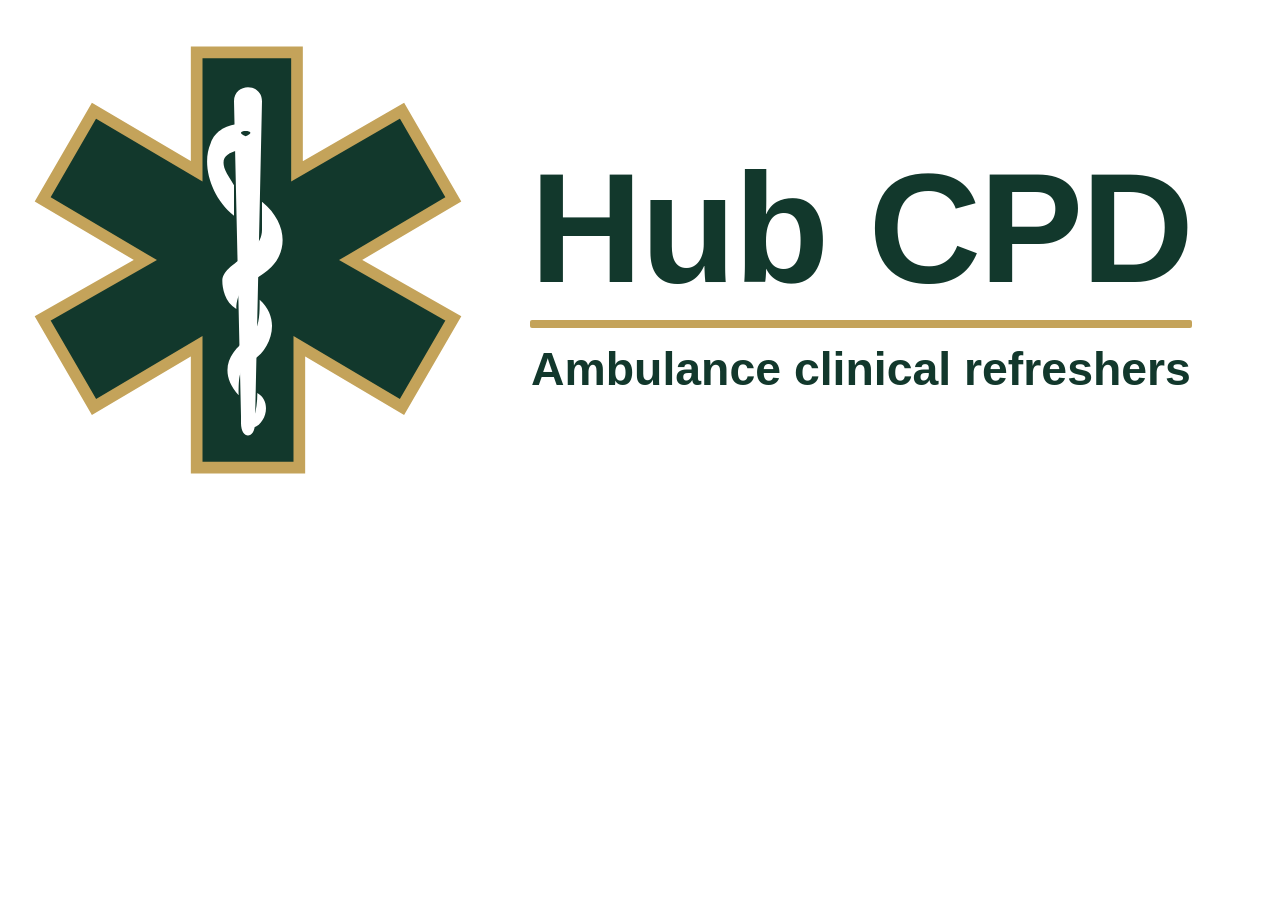
<file: assets/hub-cpd-letter-plain.html>
<!DOCTYPE html>
<html>
<head>
  <meta charset="utf-8" />
  <style>
    html, body { margin: 0; background: transparent; }
    .stage { position: relative; width: 1280px; height: 520px; background: transparent; }
    .star { position: absolute; left: 24px; top: 36px; width: 448px; height: 448px; }
    .lockup {
      position: absolute; left: 530px; top: 150px; z-index: 1;
      width: max-content;
      font-family: "Segoe UI", "Helvetica Neue", Arial, sans-serif;
      color: #12382c; background: transparent;
    }
    .name {
      display: inline-block;
      white-space: nowrap;
      font-weight: 800; font-size: 156px; letter-spacing: -2px; line-height: 1;
    }
    .rule { height: 8px; background: #c4a35a; margin: 14px 0 0; border-radius: 2px; }
    .tagline {
      display: block;
      text-align: center;
      font-weight: 600;
      line-height: 1.2;
      margin-top: 14px;
      white-space: nowrap;
    }
  </style>
</head>
<body>
  <div class="stage">
    <svg class="star" viewBox="0 0 192 192" aria-hidden="true">
      <path d="m 74,133 0,52 44,0 0,-52 44,26 22,-38 L 140,96 184,70 162,32 117,58 117,7 74,7 74,58 30,32 8,70 52,96 8,121 30,159 z"
            fill="#12382c" stroke="#c4a35a" stroke-width="5" stroke-linejoin="miter"/>
      <g fill="#ffffff">
        <path d="m 93,166 c 0,7 6,7 6,0 l 3,-138 c 0,-8 -12,-8 -12,0 l 3,135 0,3 z"/>
        <path d="m 100,153 c 7,4 3,15 -3,15 2,-5 3,-9 3,-15 z m 1,-40 c 10,9 4,22 -3,26 -6,3 -6,7 -6,15 -9,-10 -4,-19 4,-24 5,-4 5,-10 5,-17 z m 1,-30 c 0,11 -17,14 -17,22 0,3 1,9 6,12 0,-11 9,-12 15,-18 7,-7 7,-19 -4,-28 0,4 0,8 0,12 z M 90,77 C 80,69 76,55 80,46 c 3,-10 20,-11 20,-3 0,8 -20,3 -13,16 l 3,5 0,13 z"/>
        <path d="m 95,43 c 7,-3 -7,-3 0,0 z" fill="#12382c"/>
      </g>
    </svg>
    <div class="lockup">
      <div class="name">Hub CPD</div>
      <div class="rule"></div>
      <div class="tagline">Ambulance clinical refreshers</div>
    </div>
  </div>
  <script>
    const lock = document.querySelector(".lockup");
    const name = document.querySelector(".name");
    const tag = document.querySelector(".tagline");
    const target = name.getBoundingClientRect().width;
    let lo = 12;
    let hi = 80;
    tag.style.display = "inline-block";
    for (let i = 0; i < 22; i++) {
      const mid = (lo + hi) / 2;
      tag.style.fontSize = mid + "px";
      if (tag.getBoundingClientRect().width > target - 2) hi = mid;
      else lo = mid;
    }
    tag.style.fontSize = lo + "px";
    tag.style.display = "block";
    tag.style.width = target + "px";
  </script>
</body>
</html>
</file>
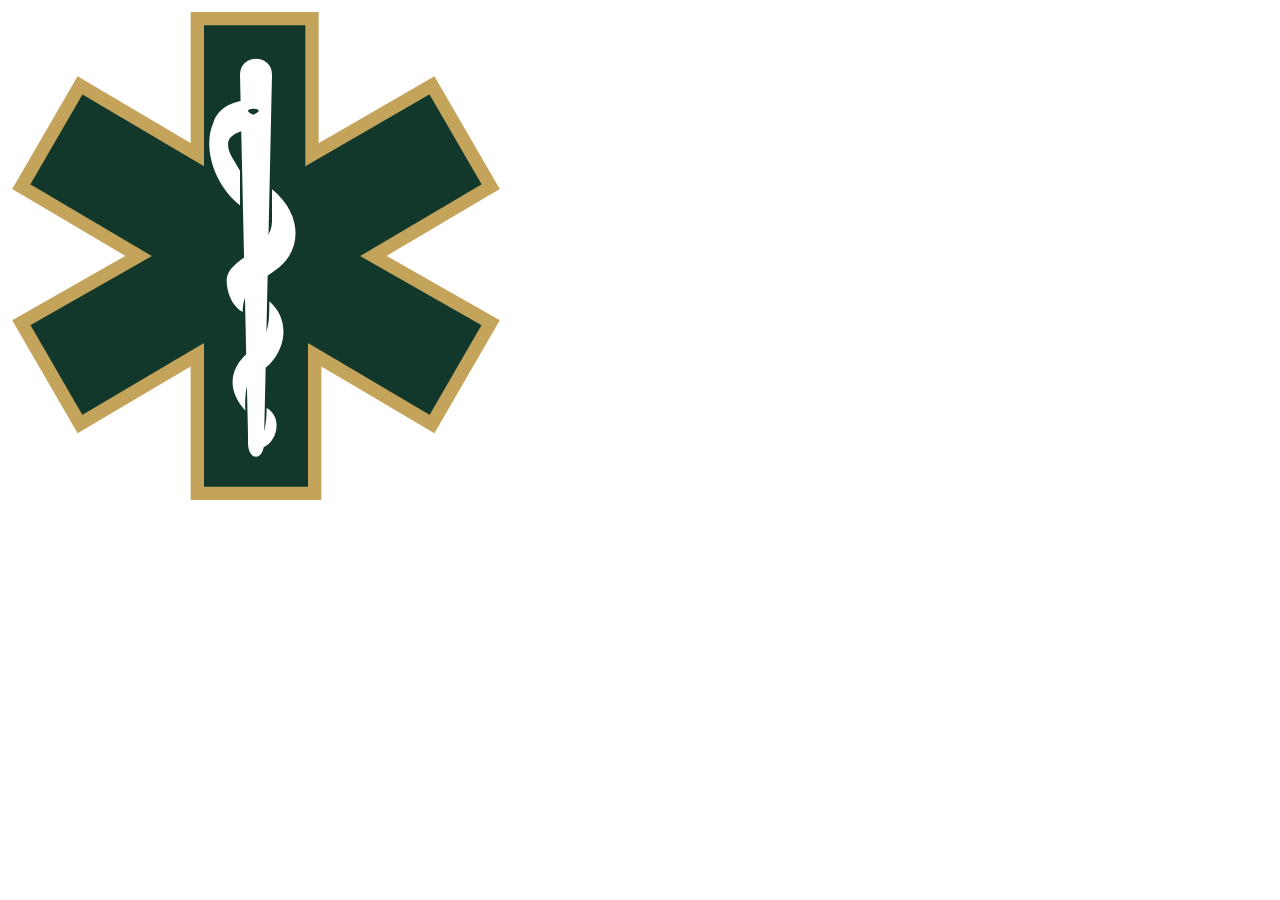
<file: assets/hub-cpd-star.html>
<!DOCTYPE html>
<html>
<head>
  <meta charset="utf-8" />
  <style>
    html, body { margin: 0; background: transparent; }
    svg { display: block; width: 512px; height: 512px; }
  </style>
</head>
<body>
  <svg viewBox="0 0 192 192" aria-hidden="true">
    <path d="m 74,133 0,52 44,0 0,-52 44,26 22,-38 L 140,96 184,70 162,32 117,58 117,7 74,7 74,58 30,32 8,70 52,96 8,121 30,159 z"
          fill="#12382c" stroke="#c4a35a" stroke-width="5" stroke-linejoin="miter"/>
    <g fill="#ffffff">
      <path d="m 93,166 c 0,7 6,7 6,0 l 3,-138 c 0,-8 -12,-8 -12,0 l 3,135 0,3 z"/>
      <path d="m 100,153 c 7,4 3,15 -3,15 2,-5 3,-9 3,-15 z m 1,-40 c 10,9 4,22 -3,26 -6,3 -6,7 -6,15 -9,-10 -4,-19 4,-24 5,-4 5,-10 5,-17 z m 1,-30 c 0,11 -17,14 -17,22 0,3 1,9 6,12 0,-11 9,-12 15,-18 7,-7 7,-19 -4,-28 0,4 0,8 0,12 z M 90,77 C 80,69 76,55 80,46 c 3,-10 20,-11 20,-3 0,8 -20,3 -13,16 l 3,5 0,13 z"/>
      <path d="m 95,43 c 7,-3 -7,-3 0,0 z" fill="#12382c"/>
    </g>
  </svg>
</body>
</html>
</file>
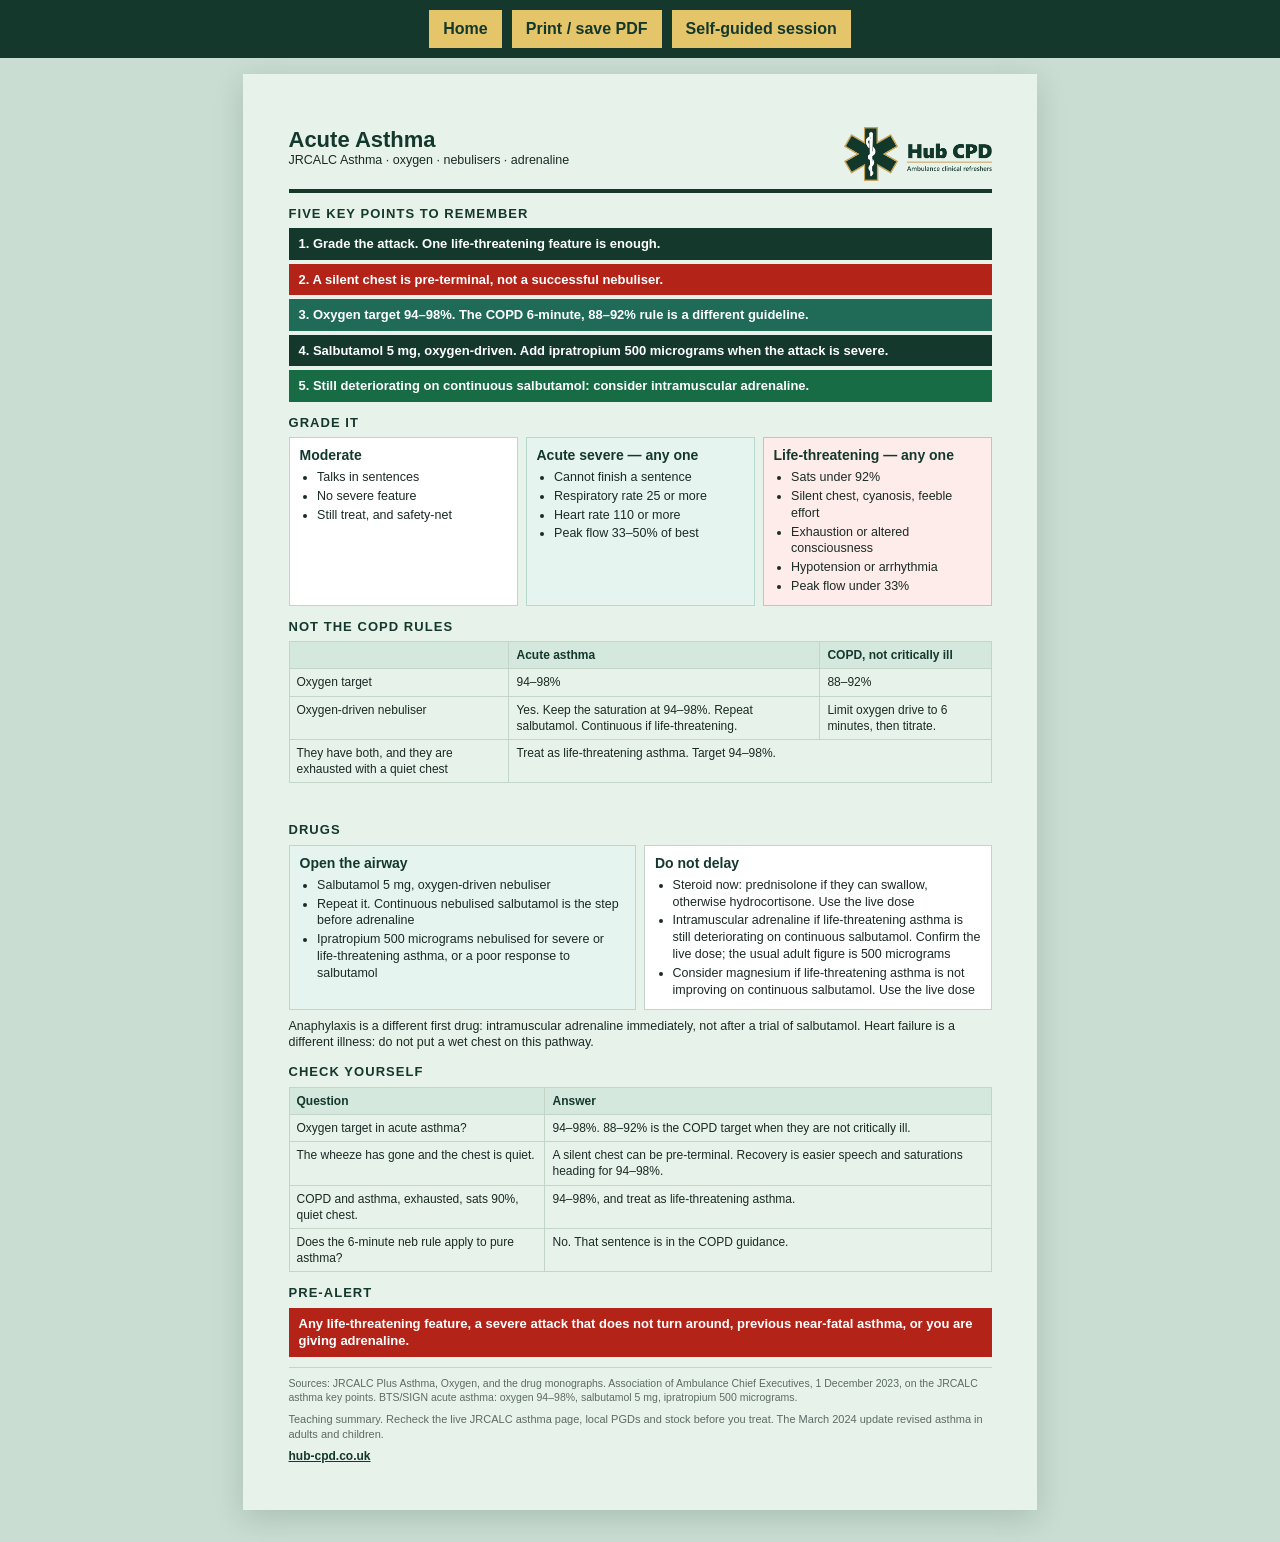
<file: asthma/handout.html>
<!DOCTYPE html>
<html lang="en-GB">
<head>
  <meta charset="UTF-8" />
  <meta name="viewport" content="width=device-width, initial-scale=1" />
  <title>Acute Asthma CPD handout | Hub CPD</title>
  <link rel="icon" href="/favicon.ico" sizes="any" />
  <link rel="icon" type="image/png" href="/assets/hub-cpd-star.png" />
  <style>
    :root {
      --navy: #14382c;
      --ink: #1a2a24;
      --muted: #5c6b64;
      --paper: #e7f2eb;
      --card: #fff;
      --line: #c3d4c9;
      --red: #b42318;
      --teal: #1f6b58;
      --green: #176b45;
      --copper: #8a5608;
    }
    * { box-sizing: border-box; margin: 0; padding: 0; }
    body {
      font-family: "Segoe UI", Calibri, Arial, sans-serif;
      color: var(--ink);
      background: #c9ddd2;
      line-height: 1.35;
    }
    .toolbar {
      position: sticky;
      top: 0;
      z-index: 2;
      display: flex;
      gap: 10px;
      align-items: center;
      justify-content: center;
      padding: 10px;
      background: var(--navy);
      color: #f3f7f4;
    }
    .toolbar a, .toolbar button {
      background: #e4c56a;
      color: #14382c;
      border: 0;
      padding: 8px 14px;
      font: inherit;
      font-weight: 700;
      text-decoration: none;
      cursor: pointer;
    }
    .sheet {
      width: min(210mm, 100%);
      margin: 16px auto 32px;
      background: var(--paper);
      color: var(--ink);
      padding: 14mm 12mm 12mm;
      box-shadow: 0 8px 28px rgba(12, 36, 28, 0.16);
    }
    header {
      display: flex;
      justify-content: space-between;
      gap: 16px;
      border-bottom: 4px solid var(--navy);
      padding-bottom: 8px;
      margin-bottom: 12px;
    }
    .kicker {
      letter-spacing: 0.14em;
      text-transform: uppercase;
      font-size: 11px;
      font-weight: 700;
      color: var(--copper);
      display: flex;
      align-items: center;
      gap: 8px;
    }
    .kicker img { height: 22px; width: auto; }
    h1 { font-size: 22px; line-height: 1.15; color: var(--navy); }
    h2 { font-size: 13px; letter-spacing: 0.08em; text-transform: uppercase; color: var(--navy); margin: 12px 0 6px; }
    h3 { font-size: 14px; color: var(--navy); margin-bottom: 4px; }
    p, li { font-size: 12.5px; }
    .brand-logo {
      height: 54px;
      width: auto;
      flex: 0 0 auto;
      align-self: center;
    }
    header > div { flex: 1; min-width: 0; }
    .meta { margin-top: 8px; font-size: 11px; color: var(--muted); }
    .sheet-link { margin-top: 6px; font-size: 12px; font-weight: 700; }
    .sheet-link a { color: var(--navy); }
    .grid { display: grid; grid-template-columns: 1fr 1fr; gap: 8px; }
    .grid3 { display: grid; grid-template-columns: 1fr 1fr 1fr; gap: 8px; }
    .card {
      background: var(--card);
      border: 1px solid var(--line);
      padding: 8px 10px;
    }
    .card.red { border-color: #e7b4ae; background: #fdecea; }
    .card.teal { border-color: #b7d8cc; background: #e5f4ee; }
    ul { padding-left: 1.1em; }
    li { margin: 0.15em 0; }
    .banner {
      background: var(--navy);
      color: #fff;
      font-weight: 750;
      padding: 7px 10px;
      margin: 4px 0;
      font-size: 13px;
    }
    .banner.teal { background: var(--teal); }
    .banner.green { background: var(--green); }
    .banner.red { background: var(--red); }
    table { width: 100%; border-collapse: collapse; font-size: 12px; }
    th, td { border: 1px solid var(--line); padding: 5px 7px; text-align: left; vertical-align: top; }
    th { background: #d5e8de; color: var(--navy); }
    .foot {
      margin-top: 10px;
      padding-top: 8px;
      border-top: 1px solid var(--line);
      font-size: 10.5px;
      color: var(--muted);
    }
    .break { break-before: page; page-break-before: always; margin-top: 18px; padding-top: 8px; }
    @media print {
      * {
        -webkit-print-color-adjust: exact;
        print-color-adjust: exact;
      }
      body { background: #fff; }
      .toolbar { display: none; }
      .sheet { width: auto; margin: 0; padding: 0; box-shadow: none; }
      .break { margin-top: 0; }
      a { color: inherit; text-decoration: none; }
    }
    @page { size: A4; margin: 10mm; }
  </style>
</head>
<body>
  <div class="toolbar">
    <a href="/">Home</a>
    <button type="button" onclick="window.print()">Print / save PDF</button>
    <a href="/?course=asthma&amp;view=self">Self-guided session</a>
  </div>
  <article class="sheet">
    <header>
      <div>
        <h1>Acute Asthma</h1>
        <p>JRCALC Asthma · oxygen · nebulisers · adrenaline</p>
      </div>
      <img class="brand-logo" src="../assets/hub-cpd-logo.png" alt="Hub CPD. Ambulance clinical refreshers.">
    </header>

    <h2>Five key points to remember</h2>
    <div class="banner">1. Grade the attack. One life-threatening feature is enough.</div>
    <div class="banner red">2. A silent chest is pre-terminal, not a successful nebuliser.</div>
    <div class="banner teal">3. Oxygen target 94–98%. The COPD 6-minute, 88–92% rule is a different guideline.</div>
    <div class="banner">4. Salbutamol 5 mg, oxygen-driven. Add ipratropium 500 micrograms when the attack is severe.</div>
    <div class="banner green">5. Still deteriorating on continuous salbutamol: consider intramuscular adrenaline.</div>

    <h2>Grade it</h2>
    <div class="grid3">
      <div class="card">
        <h3>Moderate</h3>
        <ul>
          <li>Talks in sentences</li>
          <li>No severe feature</li>
          <li>Still treat, and safety-net</li>
        </ul>
      </div>
      <div class="card teal">
        <h3>Acute severe — any one</h3>
        <ul>
          <li>Cannot finish a sentence</li>
          <li>Respiratory rate 25 or more</li>
          <li>Heart rate 110 or more</li>
          <li>Peak flow 33–50% of best</li>
        </ul>
      </div>
      <div class="card red">
        <h3>Life-threatening — any one</h3>
        <ul>
          <li>Sats under 92%</li>
          <li>Silent chest, cyanosis, feeble effort</li>
          <li>Exhaustion or altered consciousness</li>
          <li>Hypotension or arrhythmia</li>
          <li>Peak flow under 33%</li>
        </ul>
      </div>
    </div>

    <h2>Not the COPD rules</h2>
    <table>
      <thead>
        <tr><th></th><th>Acute asthma</th><th>COPD, not critically ill</th></tr>
      </thead>
      <tbody>
        <tr>
          <td>Oxygen target</td>
          <td>94–98%</td>
          <td>88–92%</td>
        </tr>
        <tr>
          <td>Oxygen-driven nebuliser</td>
          <td>Yes. Keep the saturation at 94–98%. Repeat salbutamol. Continuous if life-threatening.</td>
          <td>Limit oxygen drive to 6 minutes, then titrate.</td>
        </tr>
        <tr>
          <td>They have both, and they are exhausted with a quiet chest</td>
          <td colspan="2">Treat as life-threatening asthma. Target 94–98%.</td>
        </tr>
      </tbody>
    </table>

    <div class="break">
      <h2>Drugs</h2>
      <div class="grid">
        <div class="card teal">
          <h3>Open the airway</h3>
          <ul>
            <li>Salbutamol 5 mg, oxygen-driven nebuliser</li>
            <li>Repeat it. Continuous nebulised salbutamol is the step before adrenaline</li>
            <li>Ipratropium 500 micrograms nebulised for severe or life-threatening asthma, or a poor response to salbutamol</li>
          </ul>
        </div>
        <div class="card">
          <h3>Do not delay</h3>
          <ul>
            <li>Steroid now: prednisolone if they can swallow, otherwise hydrocortisone. Use the live dose</li>
            <li>Intramuscular adrenaline if life-threatening asthma is still deteriorating on continuous salbutamol. Confirm the live dose; the usual adult figure is 500 micrograms</li>
            <li>Consider magnesium if life-threatening asthma is not improving on continuous salbutamol. Use the live dose</li>
          </ul>
        </div>
      </div>
      <p style="margin-top:8px">Anaphylaxis is a different first drug: intramuscular adrenaline immediately, not after a trial of salbutamol. Heart failure is a different illness: do not put a wet chest on this pathway.</p>

      <h2>Check yourself</h2>
      <table>
        <thead>
          <tr><th>Question</th><th>Answer</th></tr>
        </thead>
        <tbody>
          <tr>
            <td>Oxygen target in acute asthma?</td>
            <td>94–98%. 88–92% is the COPD target when they are not critically ill.</td>
          </tr>
          <tr>
            <td>The wheeze has gone and the chest is quiet.</td>
            <td>A silent chest can be pre-terminal. Recovery is easier speech and saturations heading for 94–98%.</td>
          </tr>
          <tr>
            <td>COPD and asthma, exhausted, sats 90%, quiet chest.</td>
            <td>94–98%, and treat as life-threatening asthma.</td>
          </tr>
          <tr>
            <td>Does the 6-minute neb rule apply to pure asthma?</td>
            <td>No. That sentence is in the COPD guidance.</td>
          </tr>
        </tbody>
      </table>

      <h2>Pre-alert</h2>
      <div class="banner red">Any life-threatening feature, a severe attack that does not turn around, previous near-fatal asthma, or you are giving adrenaline.</div>
      <p class="foot">Sources: JRCALC Plus Asthma, Oxygen, and the drug monographs. Association of Ambulance Chief Executives, 1 December 2023, on the JRCALC asthma key points. BTS/SIGN acute asthma: oxygen 94–98%, salbutamol 5 mg, ipratropium 500 micrograms.</p>
      <p class="meta">Teaching summary. Recheck the live JRCALC asthma page, local PGDs and stock before you treat. The March 2024 update revised asthma in adults and children.</p>
      <p class="sheet-link"><a href="https://hub-cpd.co.uk/">hub-cpd.co.uk</a></p>
    </div>
  </article>
</body>
</html>
</file>
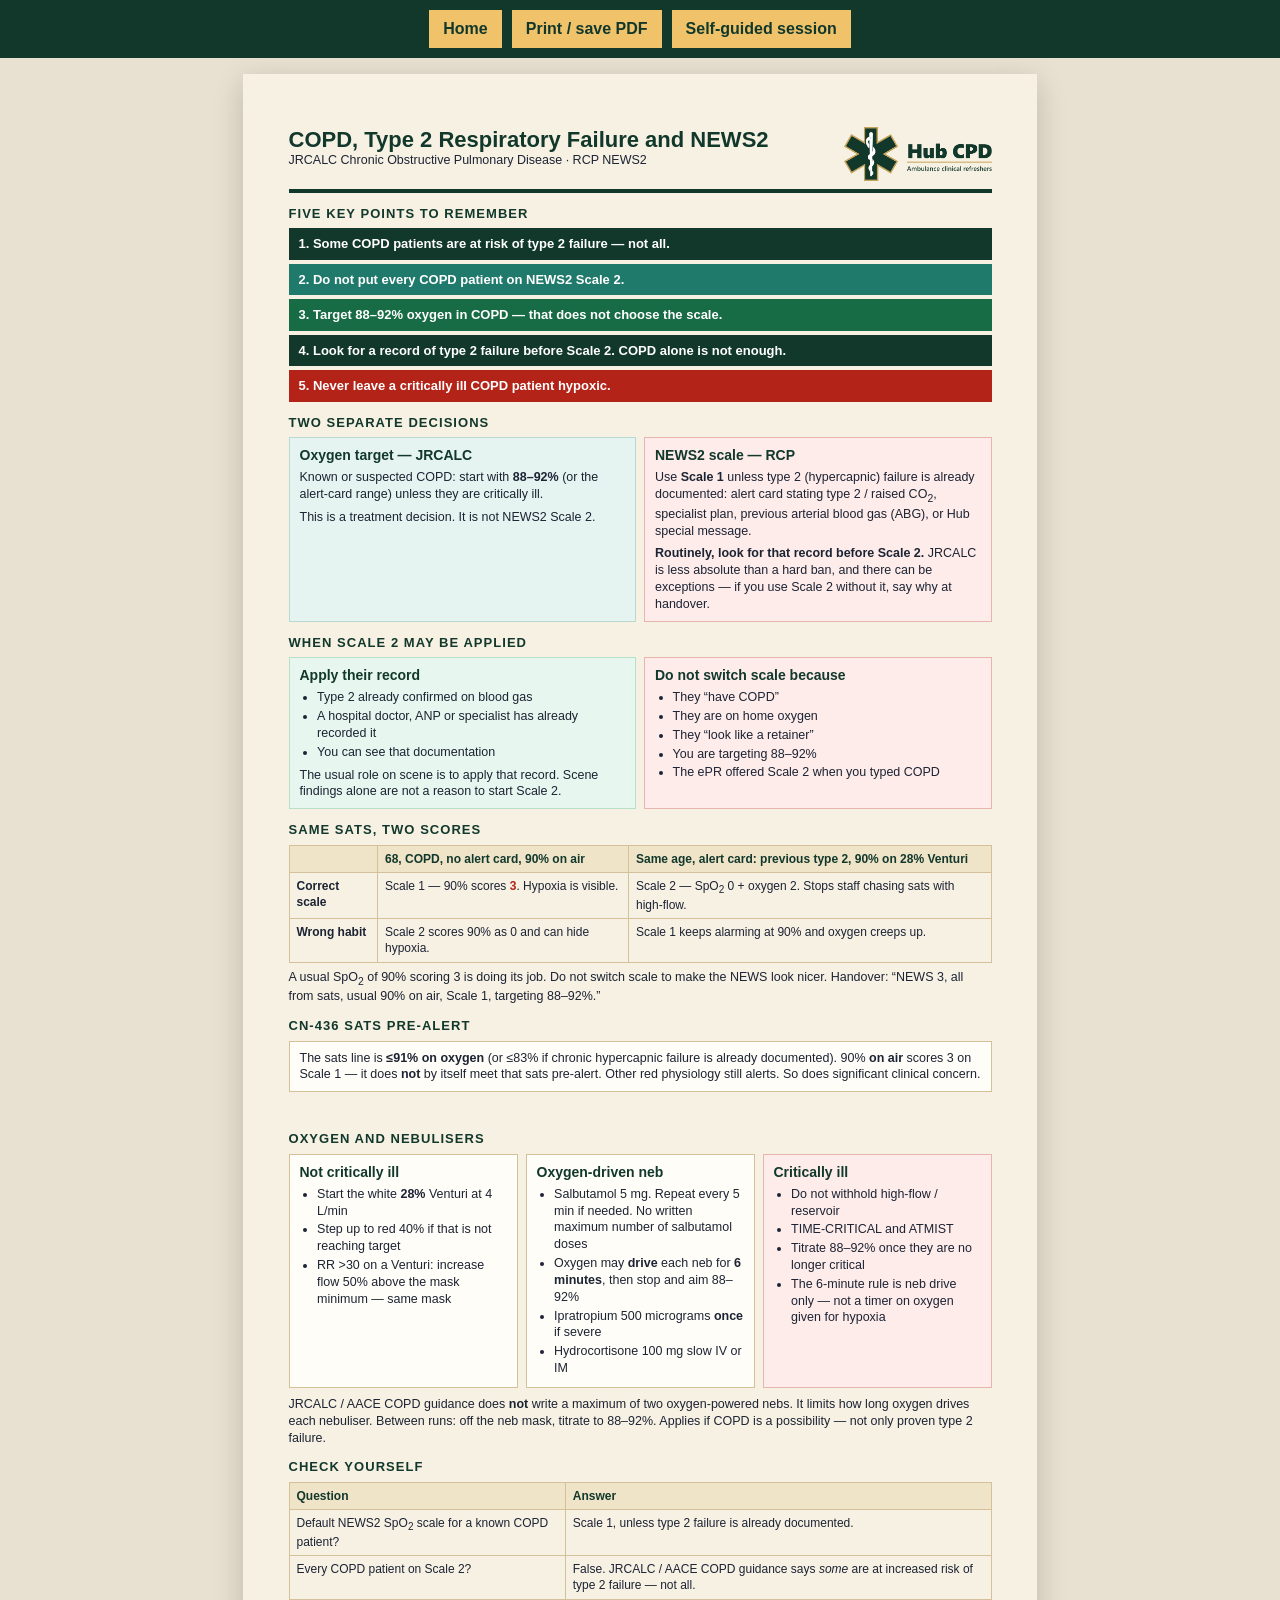
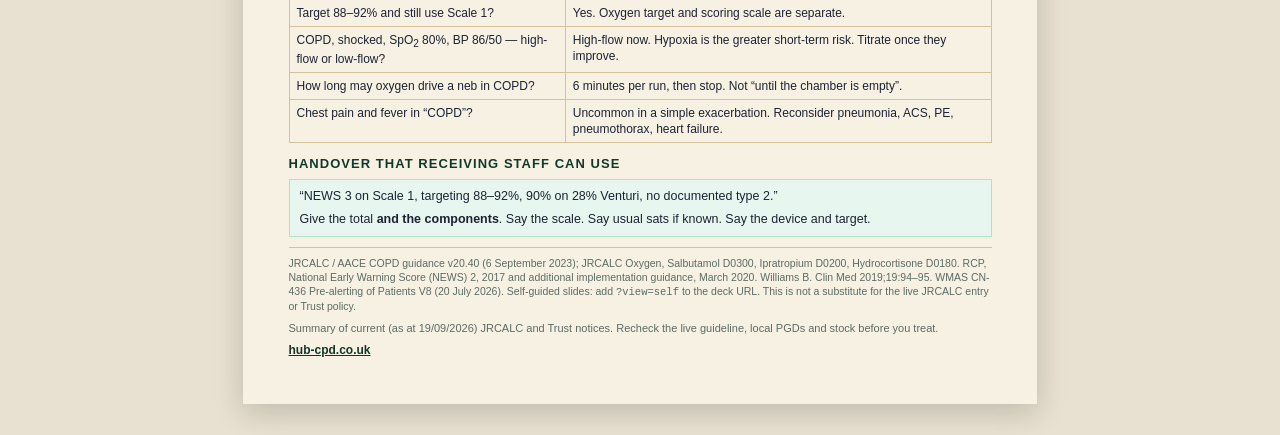
<file: copd/handout.html>
<!DOCTYPE html>
<html lang="en-GB">
<head>
  <meta charset="UTF-8" />
  <meta name="viewport" content="width=device-width, initial-scale=1" />
  <title>COPD CPD handout | Hub CPD</title>
  <link rel="icon" href="/favicon.ico" sizes="any" />
  <link rel="icon" type="image/png" href="/assets/hub-cpd-star.png" />
  <style>
    :root {
      --navy: #12382c;
      --ink: #1c2333;
      --muted: #5b6b64;
      --paper: #f7f1e4;
      --card: #fffdf7;
      --line: #d4c19a;
      --red: #b42318;
      --teal: #1f7a6c;
      --green: #176b45;
    }
    * { box-sizing: border-box; margin: 0; padding: 0; }
    body {
      font-family: "Segoe UI", Calibri, Arial, sans-serif;
      color: var(--ink);
      background: #e8e0d0;
      line-height: 1.35;
    }
    .toolbar {
      position: sticky;
      top: 0;
      z-index: 2;
      display: flex;
      gap: 10px;
      align-items: center;
      justify-content: center;
      padding: 10px;
      background: var(--navy);
      color: #f7f4ee;
    }
    .toolbar a, .toolbar button {
      background: #f0c36a;
      color: #12382c;
      border: 0;
      padding: 8px 14px;
      font: inherit;
      font-weight: 700;
      text-decoration: none;
      cursor: pointer;
    }
    .sheet {
      width: min(210mm, 100%);
      margin: 16px auto 32px;
      background: var(--paper);
      color: var(--ink);
      padding: 14mm 12mm 12mm;
      box-shadow: 0 8px 28px rgba(8, 21, 16, 0.18);
    }
    header {
      display: flex;
      justify-content: space-between;
      gap: 16px;
      border-bottom: 4px solid var(--navy);
      padding-bottom: 8px;
      margin-bottom: 12px;
    }
    .kicker {
      letter-spacing: 0.14em;
      text-transform: uppercase;
      font-size: 11px;
      font-weight: 700;
      color: #b8860b;
      display: flex;
      align-items: center;
      gap: 8px;
    }
    .kicker img { height: 22px; width: auto; }
    h1 { font-size: 22px; line-height: 1.15; color: var(--navy); }
    h2 { font-size: 13px; letter-spacing: 0.08em; text-transform: uppercase; color: var(--navy); margin: 12px 0 6px; }
    h3 { font-size: 14px; color: var(--navy); margin-bottom: 4px; }
    p, li { font-size: 12.5px; }
    .brand-logo {
      height: 54px;
      width: auto;
      flex: 0 0 auto;
      align-self: center;
    }
    header > div { flex: 1; min-width: 0; }
    .meta { margin-top: 8px; font-size: 11px; color: var(--muted); }
    .sheet-link { margin-top: 6px; font-size: 12px; font-weight: 700; }
    .sheet-link a { color: var(--navy); }
    .grid { display: grid; grid-template-columns: 1fr 1fr; gap: 8px; }
    .grid3 { display: grid; grid-template-columns: 1fr 1fr 1fr; gap: 8px; }
    .card {
      background: var(--card);
      border: 1px solid var(--line);
      padding: 8px 10px;
    }
    .card.red { border-color: #e7b4ae; background: #fdecea; }
    .card.teal { border-color: #b7d9d2; background: #e6f4f1; }
    .card.green { border-color: #b7e0c8; background: #e7f6ee; }
    ul { padding-left: 1.1em; }
    li { margin: 0.15em 0; }
    .banner {
      background: var(--navy);
      color: #fff;
      font-weight: 750;
      padding: 7px 10px;
      margin: 4px 0;
      font-size: 13px;
    }
    .banner.teal { background: var(--teal); }
    .banner.green { background: var(--green); }
    .banner.red { background: var(--red); }
    table { width: 100%; border-collapse: collapse; font-size: 12px; }
    th, td { border: 1px solid var(--line); padding: 5px 7px; text-align: left; vertical-align: top; }
    th { background: #efe4c8; color: var(--navy); }
    .bad { color: var(--red); font-weight: 750; }
    .good { color: var(--green); font-weight: 750; }
    .foot {
      margin-top: 10px;
      padding-top: 8px;
      border-top: 1px solid var(--line);
      font-size: 10.5px;
      color: var(--muted);
    }
    .break { break-before: page; page-break-before: always; margin-top: 18px; padding-top: 8px; }
    @media print {
      * {
        -webkit-print-color-adjust: exact;
        print-color-adjust: exact;
      }
      body { background: #fff; }
      .toolbar { display: none; }
      .sheet { width: auto; margin: 0; padding: 0; box-shadow: none; }
      .break { margin-top: 0; }
      a { color: inherit; text-decoration: none; }
    }
    @page { size: A4; margin: 10mm; }
  </style>
</head>
<body>
  <div class="toolbar">
    <a href="/">Home</a>
    <button type="button" onclick="window.print()">Print / save PDF</button>
    <a href="/?course=copd&amp;view=self">Self-guided session</a>
  </div>
  <article class="sheet">
    <header>
      <div>
        
        <h1>COPD, Type 2 Respiratory Failure and NEWS2</h1>
        <p>JRCALC Chronic Obstructive Pulmonary Disease · RCP NEWS2</p>
      </div>
      <img class="brand-logo" src="../assets/hub-cpd-logo.png" alt="Hub CPD. Ambulance clinical refreshers.">
    </header>

    <h2>Five key points to remember</h2>
    <div class="banner">1. Some COPD patients are at risk of type 2 failure — not all.</div>
    <div class="banner teal">2. Do not put every COPD patient on NEWS2 Scale 2.</div>
    <div class="banner green">3. Target 88–92% oxygen in COPD — that does not choose the scale.</div>
    <div class="banner">4. Look for a record of type 2 failure before Scale 2. COPD alone is not enough.</div>
    <div class="banner red">5. Never leave a critically ill COPD patient hypoxic.</div>

    <h2>Two separate decisions</h2>
    <div class="grid">
      <div class="card teal">
        <h3>Oxygen target — JRCALC</h3>
        <p>Known or suspected COPD: start with <strong>88–92%</strong> (or the alert-card range) unless they are critically ill.</p>
        <p style="margin-top:6px">This is a treatment decision. It is not NEWS2 Scale 2.</p>
      </div>
      <div class="card red">
        <h3>NEWS2 scale — RCP</h3>
        <p>Use <strong>Scale 1</strong> unless type 2 (hypercapnic) failure is already documented: alert card stating type 2 / raised CO<sub>2</sub>, specialist plan, previous arterial blood gas (ABG), or Hub special message.</p>
        <p style="margin-top:6px"><strong>Routinely, look for that record before Scale 2.</strong> JRCALC is less absolute than a hard ban, and there can be exceptions — if you use Scale 2 without it, say why at handover.</p>
      </div>
    </div>

    <h2>When Scale 2 may be applied</h2>
    <div class="grid">
      <div class="card green">
        <h3>Apply their record</h3>
        <ul>
          <li>Type 2 already confirmed on blood gas</li>
          <li>A hospital doctor, ANP or specialist has already recorded it</li>
          <li>You can see that documentation</li>
        </ul>
        <p style="margin-top:6px">The usual role on scene is to apply that record. Scene findings alone are not a reason to start Scale 2.</p>
      </div>
      <div class="card red">
        <h3>Do not switch scale because</h3>
        <ul>
          <li>They “have COPD”</li>
          <li>They are on home oxygen</li>
          <li>They “look like a retainer”</li>
          <li>You are targeting 88–92%</li>
          <li>The ePR offered Scale 2 when you typed COPD</li>
        </ul>
      </div>
    </div>

    <h2>Same sats, two scores</h2>
    <table>
      <thead>
        <tr>
          <th></th>
          <th>68, COPD, no alert card, 90% on air</th>
          <th>Same age, alert card: previous type 2, 90% on 28% Venturi</th>
        </tr>
      </thead>
      <tbody>
        <tr>
          <td><strong>Correct scale</strong></td>
          <td>Scale 1 — 90% scores <span class="bad">3</span>. Hypoxia is visible.</td>
          <td>Scale 2 — SpO<sub>2</sub> 0 + oxygen 2. Stops staff chasing sats with high-flow.</td>
        </tr>
        <tr>
          <td><strong>Wrong habit</strong></td>
          <td>Scale 2 scores 90% as 0 and can hide hypoxia.</td>
          <td>Scale 1 keeps alarming at 90% and oxygen creeps up.</td>
        </tr>
      </tbody>
    </table>
    <p style="margin-top:6px">A usual SpO<sub>2</sub> of 90% scoring 3 is doing its job. Do not switch scale to make the NEWS look nicer. Handover: “NEWS 3, all from sats, usual 90% on air, Scale 1, targeting 88–92%.”</p>

    <h2>CN-436 sats pre-alert</h2>
    <div class="card">
      <p>The sats line is <strong>≤91% on oxygen</strong> (or ≤83% if chronic hypercapnic failure is already documented). 90% <strong>on air</strong> scores 3 on Scale 1 — it does <strong>not</strong> by itself meet that sats pre-alert. Other red physiology still alerts. So does significant clinical concern.</p>
    </div>

    <section class="break">
      <h2>Oxygen and nebulisers</h2>
      <div class="grid3">
        <div class="card">
          <h3>Not critically ill</h3>
          <ul>
            <li>Start the white <strong>28%</strong> Venturi at 4 L/min</li>
            <li>Step up to red 40% if that is not reaching target</li>
            <li>RR &gt;30 on a Venturi: increase flow 50% above the mask minimum — same mask</li>
          </ul>
        </div>
        <div class="card">
          <h3>Oxygen-driven neb</h3>
          <ul>
            <li>Salbutamol 5 mg. Repeat every 5 min if needed. No written maximum number of salbutamol doses</li>
            <li>Oxygen may <strong>drive</strong> each neb for <strong>6 minutes</strong>, then stop and aim 88–92%</li>
            <li>Ipratropium 500 micrograms <strong>once</strong> if severe</li>
            <li>Hydrocortisone 100 mg slow IV or IM</li>
          </ul>
        </div>
        <div class="card red">
          <h3>Critically ill</h3>
          <ul>
            <li>Do not withhold high-flow / reservoir</li>
            <li>TIME-CRITICAL and ATMIST</li>
            <li>Titrate 88–92% once they are no longer critical</li>
            <li>The 6-minute rule is neb drive only — not a timer on oxygen given for hypoxia</li>
          </ul>
        </div>
      </div>
      <p style="margin-top:8px">JRCALC / AACE COPD guidance does <strong>not</strong> write a maximum of two oxygen-powered nebs. It limits how long oxygen drives each nebuliser. Between runs: off the neb mask, titrate to 88–92%. Applies if COPD is a possibility — not only proven type 2 failure.</p>

      <h2>Check yourself</h2>
      <table>
        <thead>
          <tr><th>Question</th><th>Answer</th></tr>
        </thead>
        <tbody>
          <tr>
            <td>Default NEWS2 SpO<sub>2</sub> scale for a known COPD patient?</td>
            <td>Scale 1, unless type 2 failure is already documented.</td>
          </tr>
          <tr>
            <td>Every COPD patient on Scale 2?</td>
            <td>False. JRCALC / AACE COPD guidance says <em>some</em> are at increased risk of type 2 failure — not all.</td>
          </tr>
          <tr>
            <td>Target 88–92% and still use Scale 1?</td>
            <td>Yes. Oxygen target and scoring scale are separate.</td>
          </tr>
          <tr>
            <td>COPD, shocked, SpO<sub>2</sub> 80%, BP 86/50 — high-flow or low-flow?</td>
            <td>High-flow now. Hypoxia is the greater short-term risk. Titrate once they improve.</td>
          </tr>
          <tr>
            <td>How long may oxygen drive a neb in COPD?</td>
            <td>6 minutes per run, then stop. Not “until the chamber is empty”.</td>
          </tr>
          <tr>
            <td>Chest pain and fever in “COPD”?</td>
            <td>Uncommon in a simple exacerbation. Reconsider pneumonia, ACS, PE, pneumothorax, heart failure.</td>
          </tr>
        </tbody>
      </table>

      <h2>Handover that receiving staff can use</h2>
      <div class="card green">
        <p>“NEWS 3 on Scale 1, targeting 88–92%, 90% on 28% Venturi, no documented type 2.”</p>
        <p style="margin-top:6px">Give the total <strong>and the components</strong>. Say the scale. Say usual sats if known. Say the device and target.</p>
      </div>

      <p class="foot">
        JRCALC / AACE COPD guidance v20.40 (6 September 2023); JRCALC Oxygen, Salbutamol D0300, Ipratropium D0200, Hydrocortisone D0180.
        RCP, National Early Warning Score (NEWS) 2, 2017 and additional implementation guidance, March 2020.
        Williams B. Clin Med 2019;19:94–95. WMAS CN-436 Pre-alerting of Patients V8 (20 July 2026).
        Self-guided slides: add <code>?view=self</code> to the deck URL. This is not a substitute for the live JRCALC entry or Trust policy.
      </p>
      <p class="meta">Summary of current (as at 19/09/2026) JRCALC and Trust notices. Recheck the live guideline, local PGDs and stock before you treat.</p>
      <p class="sheet-link"><a href="https://hub-cpd.co.uk/">hub-cpd.co.uk</a></p>
    </section>
  </article>
</body>
</html>
</file>
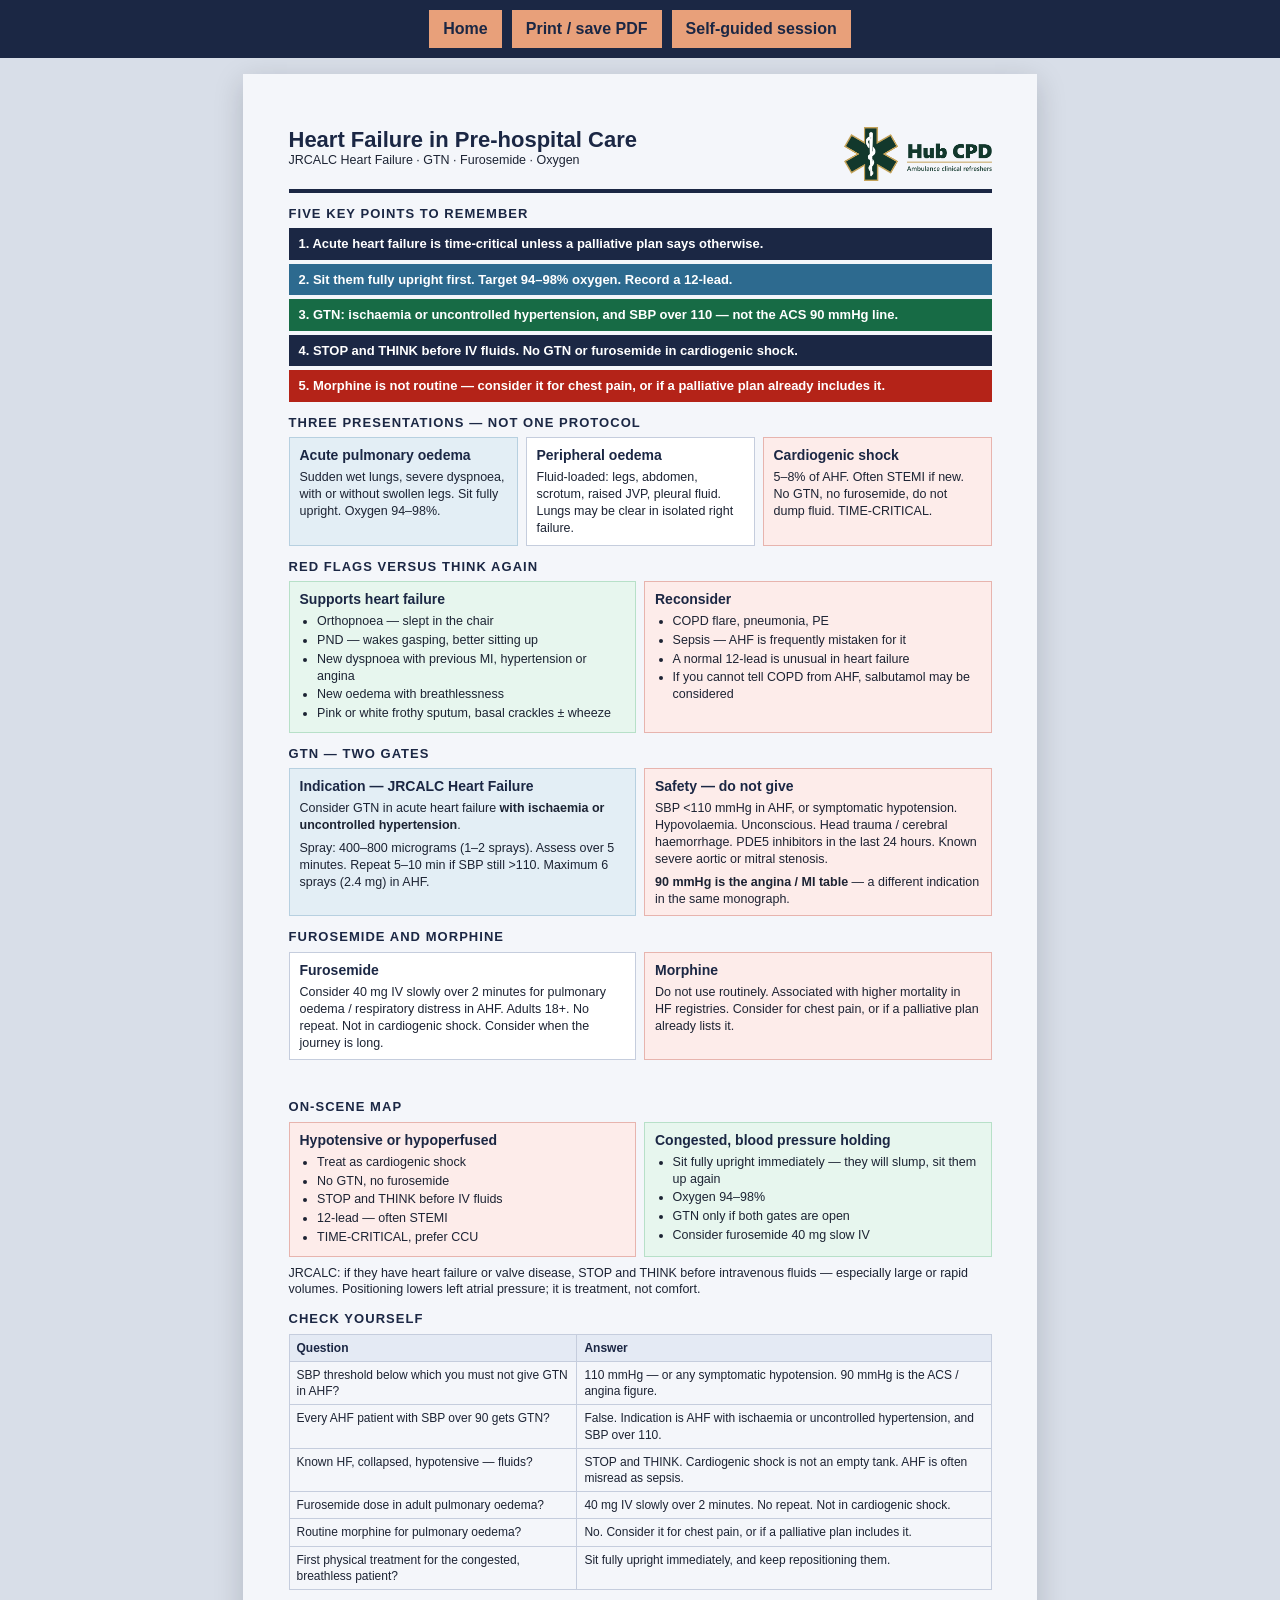
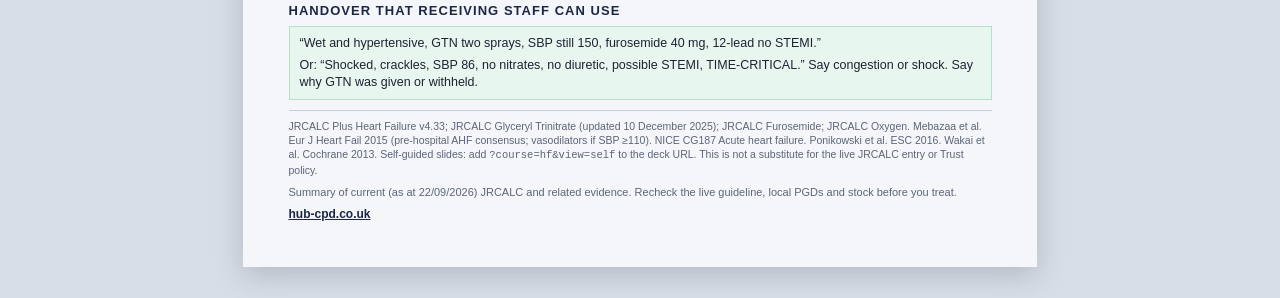
<file: hf/handout.html>
<!DOCTYPE html>
<html lang="en-GB">
<head>
  <meta charset="UTF-8" />
  <meta name="viewport" content="width=device-width, initial-scale=1" />
  <title>Heart Failure CPD handout | Hub CPD</title>
  <link rel="icon" href="/favicon.ico" sizes="any" />
  <link rel="icon" type="image/png" href="/assets/hub-cpd-star.png" />
  <style>
    :root {
      --navy: #1b2744;
      --ink: #1c2333;
      --muted: #5c6578;
      --paper: #f4f6fa;
      --card: #fff;
      --line: #c5cddd;
      --red: #b42318;
      --teal: #2d6a8f;
      --green: #176b45;
      --copper: #c45c3a;
    }
    * { box-sizing: border-box; margin: 0; padding: 0; }
    body {
      font-family: "Segoe UI", Calibri, Arial, sans-serif;
      color: var(--ink);
      background: #d8dee8;
      line-height: 1.35;
    }
    .toolbar {
      position: sticky;
      top: 0;
      z-index: 2;
      display: flex;
      gap: 10px;
      align-items: center;
      justify-content: center;
      padding: 10px;
      background: var(--navy);
      color: #f4f6fa;
    }
    .toolbar a, .toolbar button {
      background: #e8a07a;
      color: #1b2744;
      border: 0;
      padding: 8px 14px;
      font: inherit;
      font-weight: 700;
      text-decoration: none;
      cursor: pointer;
    }
    .sheet {
      width: min(210mm, 100%);
      margin: 16px auto 32px;
      background: var(--paper);
      color: var(--ink);
      padding: 14mm 12mm 12mm;
      box-shadow: 0 8px 28px rgba(10, 16, 28, 0.18);
    }
    header {
      display: flex;
      justify-content: space-between;
      gap: 16px;
      border-bottom: 4px solid var(--navy);
      padding-bottom: 8px;
      margin-bottom: 12px;
    }
    .kicker {
      letter-spacing: 0.14em;
      text-transform: uppercase;
      font-size: 11px;
      font-weight: 700;
      color: var(--copper);
      display: flex;
      align-items: center;
      gap: 8px;
    }
    .kicker img { height: 22px; width: auto; }
    h1 { font-size: 22px; line-height: 1.15; color: var(--navy); }
    h2 { font-size: 13px; letter-spacing: 0.08em; text-transform: uppercase; color: var(--navy); margin: 12px 0 6px; }
    h3 { font-size: 14px; color: var(--navy); margin-bottom: 4px; }
    p, li { font-size: 12.5px; }
    .brand-logo {
      height: 54px;
      width: auto;
      flex: 0 0 auto;
      align-self: center;
    }
    header > div { flex: 1; min-width: 0; }
    .meta { margin-top: 8px; font-size: 11px; color: var(--muted); }
    .sheet-link { margin-top: 6px; font-size: 12px; font-weight: 700; }
    .sheet-link a { color: var(--navy); }
    .grid { display: grid; grid-template-columns: 1fr 1fr; gap: 8px; }
    .grid3 { display: grid; grid-template-columns: 1fr 1fr 1fr; gap: 8px; }
    .card {
      background: var(--card);
      border: 1px solid var(--line);
      padding: 8px 10px;
    }
    .card.red { border-color: #e7b4ae; background: #fdecea; }
    .card.teal { border-color: #b7d0e0; background: #e3eef5; }
    .card.green { border-color: #b7e0c8; background: #e7f6ee; }
    ul { padding-left: 1.1em; }
    li { margin: 0.15em 0; }
    .banner {
      background: var(--navy);
      color: #fff;
      font-weight: 750;
      padding: 7px 10px;
      margin: 4px 0;
      font-size: 13px;
    }
    .banner.teal { background: var(--teal); }
    .banner.green { background: var(--green); }
    .banner.red { background: var(--red); }
    .banner.copper { background: var(--copper); }
    table { width: 100%; border-collapse: collapse; font-size: 12px; }
    th, td { border: 1px solid var(--line); padding: 5px 7px; text-align: left; vertical-align: top; }
    th { background: #e4eaf4; color: var(--navy); }
    .foot {
      margin-top: 10px;
      padding-top: 8px;
      border-top: 1px solid var(--line);
      font-size: 10.5px;
      color: var(--muted);
    }
    .break { break-before: page; page-break-before: always; margin-top: 18px; padding-top: 8px; }
    @media print {
      * {
        -webkit-print-color-adjust: exact;
        print-color-adjust: exact;
      }
      body { background: #fff; }
      .toolbar { display: none; }
      .sheet { width: auto; margin: 0; padding: 0; box-shadow: none; }
      .break { margin-top: 0; }
      a { color: inherit; text-decoration: none; }
    }
    @page { size: A4; margin: 10mm; }
  </style>
</head>
<body>
  <div class="toolbar">
    <a href="/">Home</a>
    <button type="button" onclick="window.print()">Print / save PDF</button>
    <a href="/?course=hf&amp;view=self">Self-guided session</a>
  </div>
  <article class="sheet">
    <header>
      <div>
        <h1>Heart Failure in Pre-hospital Care</h1>
        <p>JRCALC Heart Failure · GTN · Furosemide · Oxygen</p>
      </div>
      <img class="brand-logo" src="../assets/hub-cpd-logo.png" alt="Hub CPD. Ambulance clinical refreshers.">
    </header>

    <h2>Five key points to remember</h2>
    <div class="banner">1. Acute heart failure is time-critical unless a palliative plan says otherwise.</div>
    <div class="banner teal">2. Sit them fully upright first. Target 94–98% oxygen. Record a 12-lead.</div>
    <div class="banner green">3. GTN: ischaemia or uncontrolled hypertension, and SBP over 110 — not the ACS 90 mmHg line.</div>
    <div class="banner">4. STOP and THINK before IV fluids. No GTN or furosemide in cardiogenic shock.</div>
    <div class="banner red">5. Morphine is not routine — consider it for chest pain, or if a palliative plan already includes it.</div>

    <h2>Three presentations — not one protocol</h2>
    <div class="grid3">
      <div class="card teal">
        <h3>Acute pulmonary oedema</h3>
        <p>Sudden wet lungs, severe dyspnoea, with or without swollen legs. Sit fully upright. Oxygen 94–98%.</p>
      </div>
      <div class="card">
        <h3>Peripheral oedema</h3>
        <p>Fluid-loaded: legs, abdomen, scrotum, raised JVP, pleural fluid. Lungs may be clear in isolated right failure.</p>
      </div>
      <div class="card red">
        <h3>Cardiogenic shock</h3>
        <p>5–8% of AHF. Often STEMI if new. No GTN, no furosemide, do not dump fluid. TIME-CRITICAL.</p>
      </div>
    </div>

    <h2>Red flags versus think again</h2>
    <div class="grid">
      <div class="card green">
        <h3>Supports heart failure</h3>
        <ul>
          <li>Orthopnoea — slept in the chair</li>
          <li>PND — wakes gasping, better sitting up</li>
          <li>New dyspnoea with previous MI, hypertension or angina</li>
          <li>New oedema with breathlessness</li>
          <li>Pink or white frothy sputum, basal crackles ± wheeze</li>
        </ul>
      </div>
      <div class="card red">
        <h3>Reconsider</h3>
        <ul>
          <li>COPD flare, pneumonia, PE</li>
          <li>Sepsis — AHF is frequently mistaken for it</li>
          <li>A normal 12-lead is unusual in heart failure</li>
          <li>If you cannot tell COPD from AHF, salbutamol may be considered</li>
        </ul>
      </div>
    </div>

    <h2>GTN — two gates</h2>
    <div class="grid">
      <div class="card teal">
        <h3>Indication — JRCALC Heart Failure</h3>
        <p>Consider GTN in acute heart failure <strong>with ischaemia or uncontrolled hypertension</strong>.</p>
        <p style="margin-top:6px">Spray: 400–800 micrograms (1–2 sprays). Assess over 5 minutes. Repeat 5–10 min if SBP still &gt;110. Maximum 6 sprays (2.4 mg) in AHF.</p>
      </div>
      <div class="card red">
        <h3>Safety — do not give</h3>
        <p>SBP &lt;110 mmHg in AHF, or symptomatic hypotension. Hypovolaemia. Unconscious. Head trauma / cerebral haemorrhage. PDE5 inhibitors in the last 24 hours. Known severe aortic or mitral stenosis.</p>
        <p style="margin-top:6px"><strong>90 mmHg is the angina / MI table</strong> — a different indication in the same monograph.</p>
      </div>
    </div>

    <h2>Furosemide and morphine</h2>
    <div class="grid">
      <div class="card">
        <h3>Furosemide</h3>
        <p>Consider 40 mg IV slowly over 2 minutes for pulmonary oedema / respiratory distress in AHF. Adults 18+. No repeat. Not in cardiogenic shock. Consider when the journey is long.</p>
      </div>
      <div class="card red">
        <h3>Morphine</h3>
        <p>Do not use routinely. Associated with higher mortality in HF registries. Consider for chest pain, or if a palliative plan already lists it.</p>
      </div>
    </div>

    <section class="break">
      <h2>On-scene map</h2>
      <div class="grid">
        <div class="card red">
          <h3>Hypotensive or hypoperfused</h3>
          <ul>
            <li>Treat as cardiogenic shock</li>
            <li>No GTN, no furosemide</li>
            <li>STOP and THINK before IV fluids</li>
            <li>12-lead — often STEMI</li>
            <li>TIME-CRITICAL, prefer CCU</li>
          </ul>
        </div>
        <div class="card green">
          <h3>Congested, blood pressure holding</h3>
          <ul>
            <li>Sit fully upright immediately — they will slump, sit them up again</li>
            <li>Oxygen 94–98%</li>
            <li>GTN only if both gates are open</li>
            <li>Consider furosemide 40 mg slow IV</li>
          </ul>
        </div>
      </div>
      <p style="margin-top:8px">JRCALC: if they have heart failure or valve disease, STOP and THINK before intravenous fluids — especially large or rapid volumes. Positioning lowers left atrial pressure; it is treatment, not comfort.</p>

      <h2>Check yourself</h2>
      <table>
        <thead>
          <tr><th>Question</th><th>Answer</th></tr>
        </thead>
        <tbody>
          <tr>
            <td>SBP threshold below which you must not give GTN in AHF?</td>
            <td>110 mmHg — or any symptomatic hypotension. 90 mmHg is the ACS / angina figure.</td>
          </tr>
          <tr>
            <td>Every AHF patient with SBP over 90 gets GTN?</td>
            <td>False. Indication is AHF with ischaemia or uncontrolled hypertension, and SBP over 110.</td>
          </tr>
          <tr>
            <td>Known HF, collapsed, hypotensive — fluids?</td>
            <td>STOP and THINK. Cardiogenic shock is not an empty tank. AHF is often misread as sepsis.</td>
          </tr>
          <tr>
            <td>Furosemide dose in adult pulmonary oedema?</td>
            <td>40 mg IV slowly over 2 minutes. No repeat. Not in cardiogenic shock.</td>
          </tr>
          <tr>
            <td>Routine morphine for pulmonary oedema?</td>
            <td>No. Consider it for chest pain, or if a palliative plan includes it.</td>
          </tr>
          <tr>
            <td>First physical treatment for the congested, breathless patient?</td>
            <td>Sit fully upright immediately, and keep repositioning them.</td>
          </tr>
        </tbody>
      </table>

      <h2>Handover that receiving staff can use</h2>
      <div class="card green">
        <p>“Wet and hypertensive, GTN two sprays, SBP still 150, furosemide 40 mg, 12-lead no STEMI.”</p>
        <p style="margin-top:6px">Or: “Shocked, crackles, SBP 86, no nitrates, no diuretic, possible STEMI, TIME-CRITICAL.” Say congestion or shock. Say why GTN was given or withheld.</p>
      </div>

      <p class="foot">
        JRCALC Plus Heart Failure v4.33; JRCALC Glyceryl Trinitrate (updated 10 December 2025); JRCALC Furosemide; JRCALC Oxygen.
        Mebazaa et al. Eur J Heart Fail 2015 (pre-hospital AHF consensus; vasodilators if SBP ≥110).
        NICE CG187 Acute heart failure. Ponikowski et al. ESC 2016. Wakai et al. Cochrane 2013.
        Self-guided slides: add <code>?course=hf&amp;view=self</code> to the deck URL. This is not a substitute for the live JRCALC entry or Trust policy.
      </p>
      <p class="meta">Summary of current (as at 22/09/2026) JRCALC and related evidence. Recheck the live guideline, local PGDs and stock before you treat.</p>
      <p class="sheet-link"><a href="https://hub-cpd.co.uk/">hub-cpd.co.uk</a></p>
    </section>
  </article>
</body>
</html>
</file>
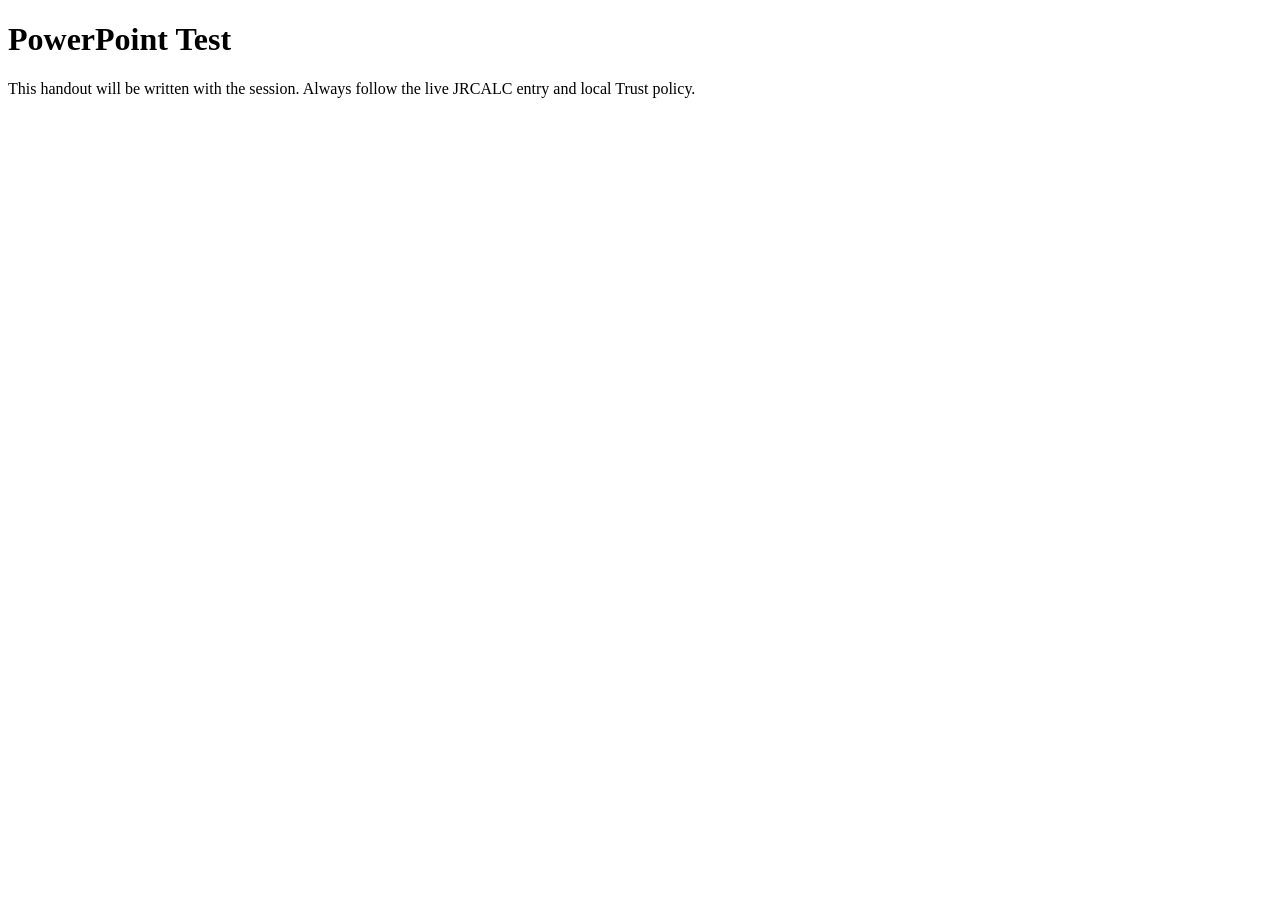
<file: ppt/handout.html>
<!DOCTYPE html>
<html lang="en-GB">
<head>
  <meta charset="UTF-8" />
  <meta name="viewport" content="width=device-width, initial-scale=1" />
  <title>PowerPoint Test CPD handout | Hub CPD</title>
</head>
<body>
  <h1>PowerPoint Test</h1>
  <p>This handout will be written with the session. Always follow the live JRCALC entry and local Trust policy.</p>
</body>
</html>
</file>
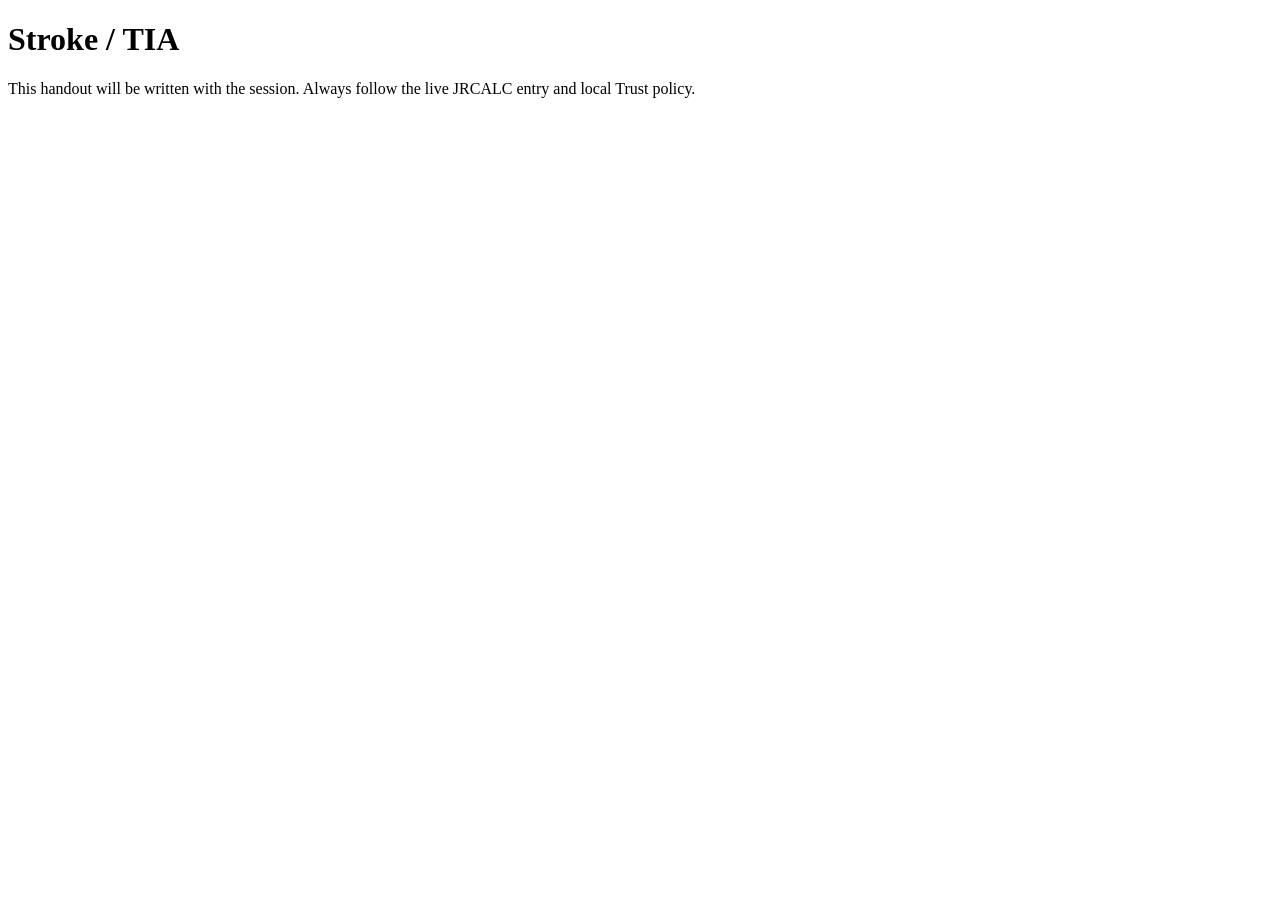
<file: stroke/handout.html>
<!DOCTYPE html>
<html lang="en-GB">
<head>
  <meta charset="UTF-8" />
  <meta name="viewport" content="width=device-width, initial-scale=1" />
  <title>Stroke / TIA CPD handout | Hub CPD</title>
</head>
<body>
  <h1>Stroke / TIA</h1>
  <p>This handout will be written with the session. Always follow the live JRCALC entry and local Trust policy.</p>
</body>
</html>
</file>
